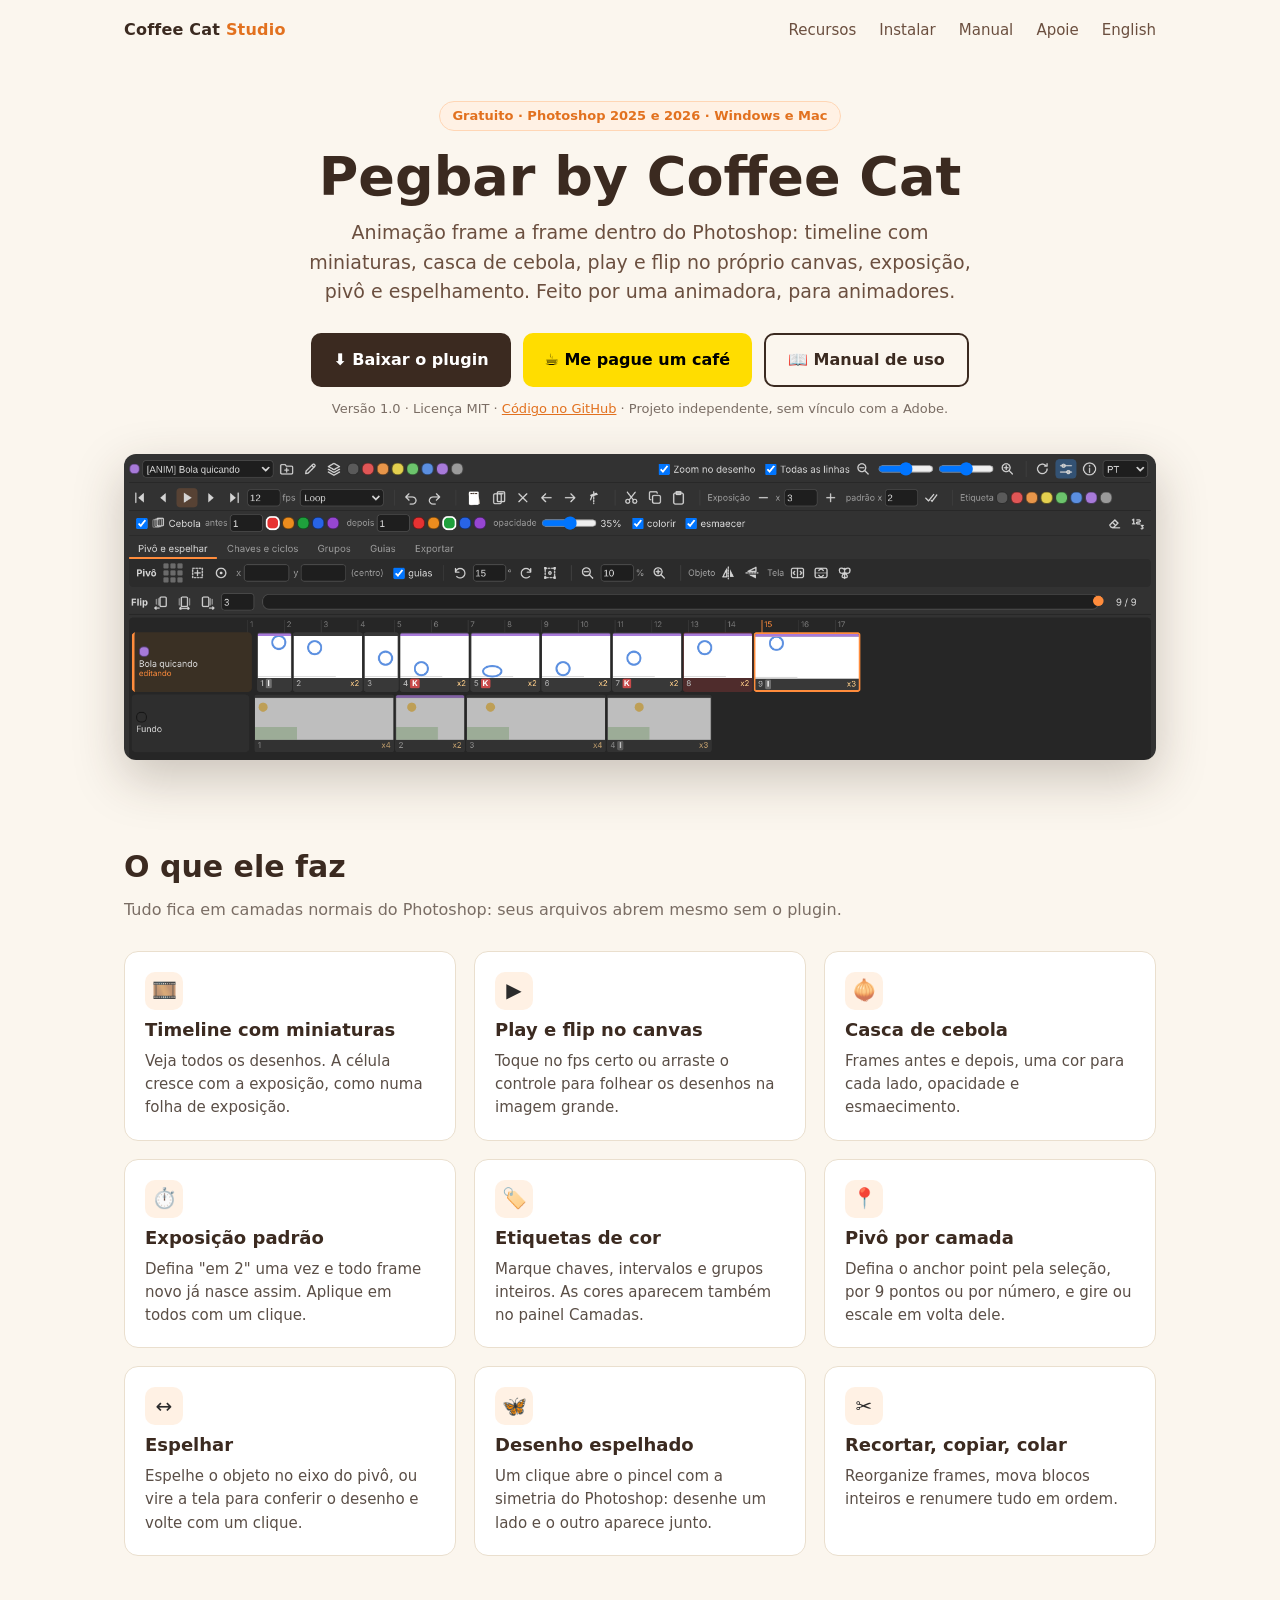
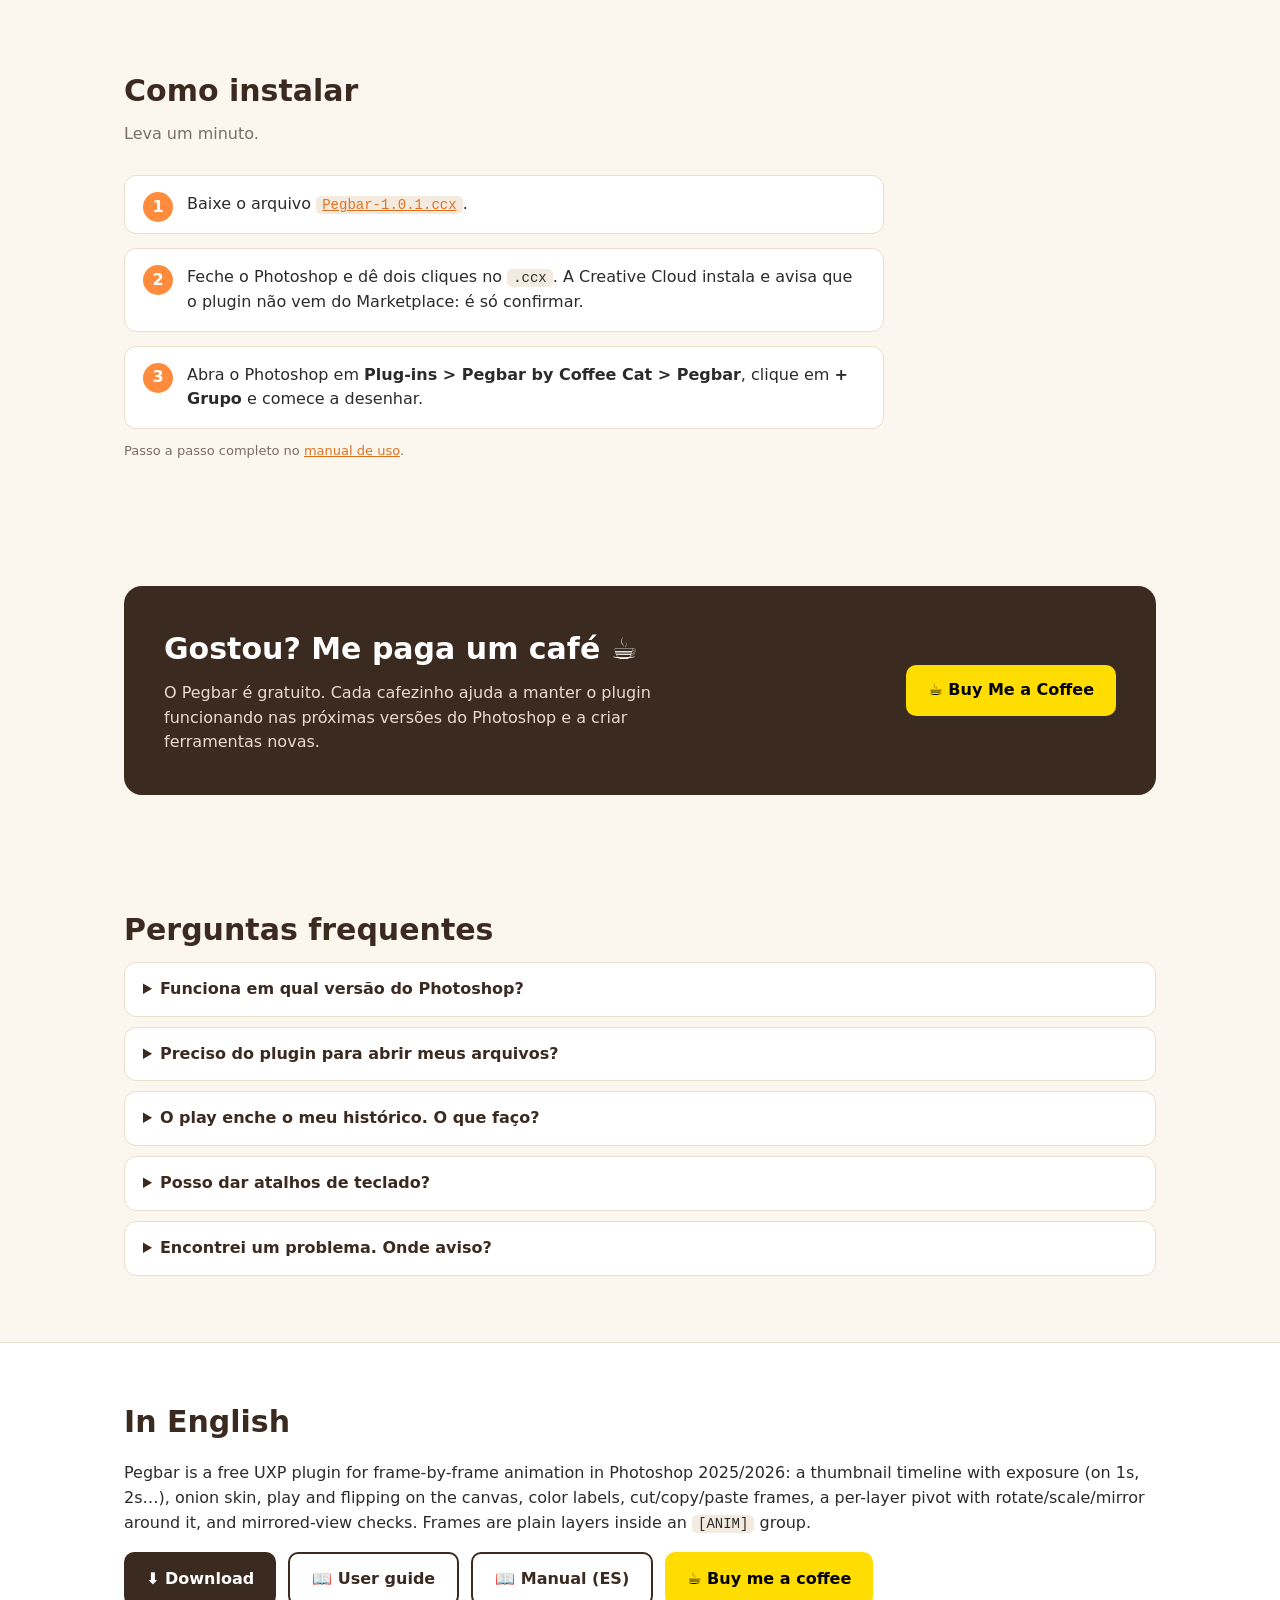
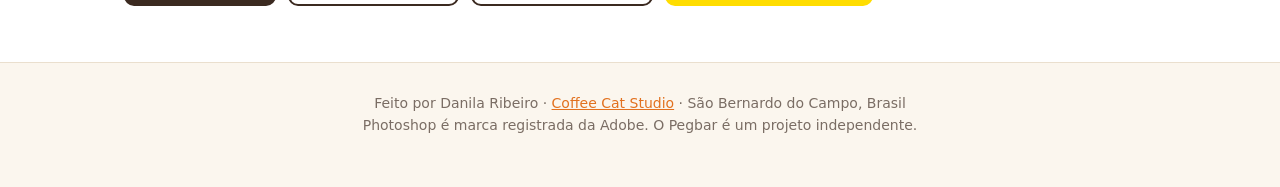
<file: docs/index.html>
<!DOCTYPE html>
<html lang="pt-BR">
<head>
<meta charset="utf-8">
<meta name="viewport" content="width=device-width, initial-scale=1">
<title>Pegbar by Coffee Cat — animação frame a frame no Photoshop</title>
<meta name="description" content="Plugin gratuito para animar frame a frame no Photoshop 2025/2026: timeline com miniaturas, casca de cebola, play e flip no canvas, exposição, pivô e espelhamento.">
<meta property="og:title" content="Pegbar by Coffee Cat">
<meta property="og:description" content="Animação frame a frame no Photoshop. Gratuito, feito por uma animadora para animadores.">
<meta property="og:image" content="img/pegbar-panel.png">
<style>
  :root {
    --cream: #fbf6ee;
    --paper: #ffffff;
    --coffee: #3b2a20;
    --coffee-2: #6b4f3f;
    --orange: #ff8c3c;
    --orange-dark: #e2711f;
    --ink: #2b2b2b;
    --muted: #7a6d64;
    --line: #eadfce;
  }
  * { box-sizing: border-box; }
  body {
    margin: 0;
    font-family: "Segoe UI", system-ui, -apple-system, Roboto, Arial, sans-serif;
    color: var(--ink);
    background: var(--cream);
    line-height: 1.55;
  }
  a { color: var(--orange-dark); }
  .wrap { max-width: 1080px; margin: 0 auto; padding: 0 24px; }

  header.top { padding: 18px 0; }
  header.top .wrap { display: flex; align-items: center; justify-content: space-between; gap: 16px; }
  .brand { font-weight: 700; color: var(--coffee); text-decoration: none; letter-spacing: .2px; }
  .brand span { color: var(--orange-dark); }
  nav a { margin-left: 18px; color: var(--coffee-2); text-decoration: none; font-size: 15px; }
  nav a:hover { color: var(--orange-dark); }

  .hero { padding-top: 40px; padding-bottom: 28px; text-align: center; }
  .pill { display: inline-block; background: #fff1e4; color: var(--orange-dark); border: 1px solid #ffd6b5; border-radius: 999px; padding: 4px 12px; font-size: 13px; font-weight: 600; }
  h1 { font-size: clamp(34px, 5vw, 54px); line-height: 1.1; margin: 16px 0 12px; color: var(--coffee); }
  .lead { font-size: 19px; color: var(--coffee-2); max-width: 680px; margin: 0 auto 26px; }
  .ctas { display: flex; gap: 12px; justify-content: center; flex-wrap: wrap; }
  .btn { display: inline-flex; align-items: center; gap: 8px; padding: 13px 22px; border-radius: 10px; font-weight: 700; text-decoration: none; font-size: 16px; transition: transform .08s ease, box-shadow .15s ease; }
  .btn:hover { transform: translateY(-1px); box-shadow: 0 6px 18px rgba(59,42,32,.15); }
  .btn.primary { background: var(--coffee); color: #fff; }
  .btn.coffee { background: #ffdd00; color: #000; }
  .btn.ghost { background: transparent; color: var(--coffee); border: 2px solid var(--coffee); }
  .small { font-size: 13px; color: var(--muted); margin-top: 12px; }

  .shot { margin: 34px auto 0; max-width: 1080px; }
  .shot img { width: 100%; border-radius: 12px; box-shadow: 0 18px 50px rgba(59,42,32,.25); display: block; }

  section { padding: 56px 0; }
  h2 { font-size: 30px; color: var(--coffee); margin: 0 0 8px; }
  .sub { color: var(--muted); margin: 0 0 28px; }

  .grid { display: grid; grid-template-columns: repeat(3, 1fr); gap: 18px; }
  .card { background: var(--paper); border: 1px solid var(--line); border-radius: 14px; padding: 20px; }
  .card h3 { margin: 6px 0 6px; font-size: 18px; color: var(--coffee); }
  .card p { margin: 0; color: #5a4e46; font-size: 15px; }
  .ico { width: 38px; height: 38px; border-radius: 10px; background: #fff1e4; display: grid; place-items: center; font-size: 20px; }

  .steps { counter-reset: s; display: grid; gap: 14px; max-width: 760px; }
  .step { background: var(--paper); border: 1px solid var(--line); border-radius: 12px; padding: 16px 18px 16px 62px; position: relative; }
  .step::before { counter-increment: s; content: counter(s); position: absolute; left: 18px; top: 16px; width: 30px; height: 30px; border-radius: 50%; background: var(--orange); color: #fff; font-weight: 700; display: grid; place-items: center; }
  code { background: #f3ebdf; padding: 1px 6px; border-radius: 5px; font-size: 14px; }

  .support { background: var(--coffee); color: #f7efe6; border-radius: 18px; padding: 40px; display: flex; gap: 28px; align-items: center; flex-wrap: wrap; justify-content: space-between; }
  .support h2 { color: #fff; }
  .support p { margin: 0; max-width: 560px; color: #e8dccf; }

  details { background: var(--paper); border: 1px solid var(--line); border-radius: 12px; padding: 14px 18px; margin-bottom: 10px; }
  summary { cursor: pointer; font-weight: 600; color: var(--coffee); }
  details p { margin: 10px 0 0; color: #5a4e46; }

  .en { background: #fff; border-top: 1px solid var(--line); border-bottom: 1px solid var(--line); }
  @media (max-width: 820px) { .grid { grid-template-columns: 1fr 1fr; } }
  @media (max-width: 560px) { .grid { grid-template-columns: 1fr; } nav { display: none; } .support { padding: 26px; } }
  footer { padding: 30px 0 50px; color: var(--muted); font-size: 14px; text-align: center; }
</style>
</head>
<body>

<header class="top">
  <div class="wrap">
    <a class="brand" href="https://coffeecat.com.br">Coffee Cat <span>Studio</span></a>
    <nav>
      <a href="#recursos">Recursos</a>
      <a href="#instalar">Instalar</a>
      <a href="manual.html">Manual</a>
      <a href="#apoie">Apoie</a>
      <a href="#english">English</a>
    </nav>
  </div>
</header>

<main>
  <div class="hero wrap">
    <span class="pill">Gratuito · Photoshop 2025 e 2026 · Windows e Mac</span>
    <h1>Pegbar by Coffee Cat</h1>
    <p class="lead">Animação frame a frame dentro do Photoshop: timeline com miniaturas, casca de cebola, play e flip no próprio canvas, exposição, pivô e espelhamento. Feito por uma animadora, para animadores.</p>
    <div class="ctas">
      <a class="btn primary" href="Pegbar-1.0.1.ccx" download>⬇ Baixar o plugin</a>
      <a class="btn coffee" href="https://buymeacoffee.com/studiocoffeecat" target="_blank" rel="noopener">☕ Me pague um café</a>
      <a class="btn ghost" href="manual.html">📖 Manual de uso</a>
    </div>
    <p class="small">Versão 1.0 · Licença MIT · <a href="https://github.com/danilars-maker/pegbar">Código no GitHub</a> · Projeto independente, sem vínculo com a Adobe.</p>
    <div class="shot"><img src="img/pegbar-panel.png" alt="Painel do Pegbar no Photoshop: timeline com miniaturas de uma bolinha quicando, casca de cebola e ferramentas de pivô"></div>
  </div>

  <section id="recursos">
    <div class="wrap">
      <h2>O que ele faz</h2>
      <p class="sub">Tudo fica em camadas normais do Photoshop: seus arquivos abrem mesmo sem o plugin.</p>
      <div class="grid">
        <div class="card"><div class="ico">🎞️</div><h3>Timeline com miniaturas</h3><p>Veja todos os desenhos. A célula cresce com a exposição, como numa folha de exposição.</p></div>
        <div class="card"><div class="ico">▶️</div><h3>Play e flip no canvas</h3><p>Toque no fps certo ou arraste o controle para folhear os desenhos na imagem grande.</p></div>
        <div class="card"><div class="ico">🧅</div><h3>Casca de cebola</h3><p>Frames antes e depois, uma cor para cada lado, opacidade e esmaecimento.</p></div>
        <div class="card"><div class="ico">⏱️</div><h3>Exposição padrão</h3><p>Defina "em 2" uma vez e todo frame novo já nasce assim. Aplique em todos com um clique.</p></div>
        <div class="card"><div class="ico">🏷️</div><h3>Etiquetas de cor</h3><p>Marque chaves, intervalos e grupos inteiros. As cores aparecem também no painel Camadas.</p></div>
        <div class="card"><div class="ico">📍</div><h3>Pivô por camada</h3><p>Defina o anchor point pela seleção, por 9 pontos ou por número, e gire ou escale em volta dele.</p></div>
        <div class="card"><div class="ico">↔️</div><h3>Espelhar</h3><p>Espelhe o objeto no eixo do pivô, ou vire a tela para conferir o desenho e volte com um clique.</p></div>
        <div class="card"><div class="ico">🦋</div><h3>Desenho espelhado</h3><p>Um clique abre o pincel com a simetria do Photoshop: desenhe um lado e o outro aparece junto.</p></div>
        <div class="card"><div class="ico">✂️</div><h3>Recortar, copiar, colar</h3><p>Reorganize frames, mova blocos inteiros e renumere tudo em ordem.</p></div>
      </div>
    </div>
  </section>

  <section id="instalar">
    <div class="wrap">
      <h2>Como instalar</h2>
      <p class="sub">Leva um minuto.</p>
      <div class="steps">
        <div class="step">Baixe o arquivo <a href="Pegbar-1.0.1.ccx" download><code>Pegbar-1.0.1.ccx</code></a>.</div>
        <div class="step">Feche o Photoshop e dê dois cliques no <code>.ccx</code>. A Creative Cloud instala e avisa que o plugin não vem do Marketplace: é só confirmar.</div>
        <div class="step">Abra o Photoshop em <strong>Plug-ins &gt; Pegbar by Coffee Cat &gt; Pegbar</strong>, clique em <strong>+ Grupo</strong> e comece a desenhar.</div>
      </div>
      <p class="small">Passo a passo completo no <a href="manual.html">manual de uso</a>.</p>
    </div>
  </section>

  <section id="apoie">
    <div class="wrap">
      <div class="support">
        <div>
          <h2>Gostou? Me paga um café ☕</h2>
          <p>O Pegbar é gratuito. Cada cafezinho ajuda a manter o plugin funcionando nas próximas versões do Photoshop e a criar ferramentas novas.</p>
        </div>
        <a class="btn coffee" href="https://buymeacoffee.com/studiocoffeecat" target="_blank" rel="noopener">☕ Buy Me a Coffee</a>
      </div>
    </div>
  </section>

  <section>
    <div class="wrap">
      <h2>Perguntas frequentes</h2>
      <details><summary>Funciona em qual versão do Photoshop?</summary><p>Photoshop 2025 (versão 26) ou mais novo, no Windows ou no Mac.</p></details>
      <details><summary>Preciso do plugin para abrir meus arquivos?</summary><p>Não. Cada desenho é uma camada normal dentro de um grupo cujo nome começa com <code>[ANIM]</code>. A exposição fica no nome da camada, por exemplo <code>F003 [x2]</code>.</p></details>
      <details><summary>O play enche o meu histórico. O que faço?</summary><p>Em Preferências &gt; Histórico, desmarque "Tornar as alterações de visibilidade de camada desfazíveis".</p></details>
      <details><summary>Posso dar atalhos de teclado?</summary><p>Sim. Os comandos ficam em Plug-ins &gt; Pegbar by Coffee Cat; atribua teclas em Editar &gt; Atalhos de teclado.</p></details>
      <details><summary>Encontrei um problema. Onde aviso?</summary><p>Abra uma "issue" no <a href="https://github.com/danilars-maker/pegbar/issues">GitHub</a> ou escreva para a Coffee Cat Studio pelo <a href="https://coffeecat.com.br">site</a>, com um print do painel e a versão do seu Photoshop.</p></details>
    </div>
  </section>

  <section id="english" class="en">
    <div class="wrap">
      <h2>In English</h2>
      <p>Pegbar is a free UXP plugin for frame-by-frame animation in Photoshop 2025/2026: a thumbnail timeline with exposure (on 1s, 2s…), onion skin, play and flipping on the canvas, color labels, cut/copy/paste frames, a per-layer pivot with rotate/scale/mirror around it, and mirrored-view checks. Frames are plain layers inside an <code>[ANIM]</code> group.</p>
      <div class="ctas" style="justify-content:flex-start;margin-top:16px">
        <a class="btn primary" href="Pegbar-1.0.1.ccx" download>⬇ Download</a>
        <a class="btn ghost" href="manual-en.html">📖 User guide</a>
        <a class="btn ghost" href="manual-es.html">📖 Manual (ES)</a>
        <a class="btn coffee" href="https://buymeacoffee.com/studiocoffeecat" target="_blank" rel="noopener">☕ Buy me a coffee</a>
      </div>
    </div>
  </section>
</main>

<footer>
  <div class="wrap">
    Feito por Danila Ribeiro · <a href="https://coffeecat.com.br">Coffee Cat Studio</a> · São Bernardo do Campo, Brasil<br>
    Photoshop é marca registrada da Adobe. O Pegbar é um projeto independente.
  </div>
</footer>

</body>
</html>
</file>
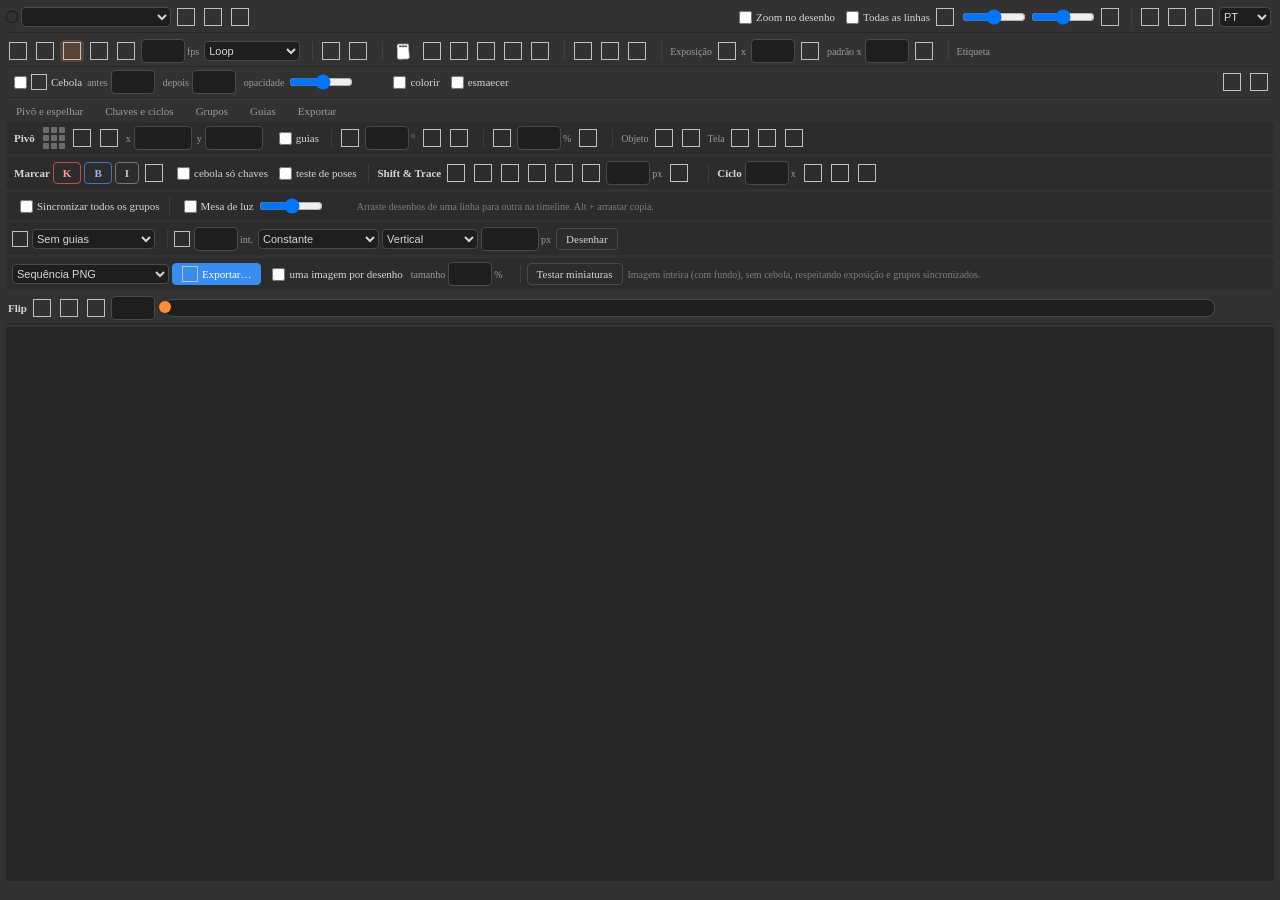
<file: plugin/index.html>
<!DOCTYPE html>
<html>
<head>
  <meta charset="utf-8">
  <link rel="stylesheet" href="styles.css">
</head>
<body>
  <div id="app">

    <!-- Cabeçalho: grupo de animação e visualização -->
    <div class="hdr">
      <span id="groupDot" class="dot"></span>
      <select id="groupSelect" title="Grupo de animação que você está editando"></select>
      <div class="ib" id="btnCreateGroup" title="Novo grupo de animação"><img data-icon="groupAdd"></div>
      <div class="ib" id="btnRename" title="Renomear o grupo"><img data-icon="rename"></div>
      <div class="ib" id="btnUseSelected" title="Usar as camadas selecionadas como animação"><img data-icon="useSel"></div>
      <span id="groupLabels" class="dots" title="Cor do grupo (pinta o grupo e todos os frames)"></span>
      <span id="renameBox" style="display:none">
        <input type="text" id="renameInput" class="field text" title="Nome do grupo">
        <div class="ib" id="btnRenameOk" title="Confirmar nome"><img data-icon="check"></div>
        <div class="ib" id="btnRenameCancel" title="Cancelar"><img data-icon="close"></div>
      </span>
      <span class="spacer"></span>
      <label class="tgl" title="Miniaturas enquadram só o desenho (desmarque para ver a página inteira)"><input type="checkbox" id="thumbFit">Zoom no desenho</label>
      <label class="tgl" title="Mostrar todos os grupos como linhas na timeline"><input type="checkbox" id="showAllRows">Todas as linhas</label>
      <div class="ib" id="btnZoomOut" title="Diminuir a timeline"><img data-icon="zoomOut"></div>
      <input type="range" id="zoom" min="16" max="120" step="4" class="mini" title="Largura das células">
      <input type="range" id="thumbH" min="20" max="140" step="4" class="mini" title="Altura das miniaturas">
      <div class="ib" id="btnZoomIn" title="Aumentar a timeline"><img data-icon="zoomIn"></div>
      <span class="vsep"></span>
      <div class="ib" id="btnRefresh" title="Atualizar (reler o documento e refazer as miniaturas)"><img data-icon="refresh"></div>
      <div class="ib" id="btnTools" title="Mostrar/esconder as ferramentas"><img data-icon="tools"></div>
      <div class="ib" id="btnAbout" title="Sobre o Pegbar"><img data-icon="about"></div>
      <select id="langSelect" class="field lang" title="Idioma">
        <option value="pt">PT</option>
        <option value="en">EN</option>
        <option value="es">ES</option>
      </select>
    </div>

    <!-- Barra principal -->
    <div class="tb">
      <div class="grp">
        <div class="ib" id="btnFirst" title="Primeiro frame"><img data-icon="first"></div>
        <div class="ib" id="btnPrev" title="Frame anterior (seta esquerda ou vírgula)"><img data-icon="prev"></div>
        <div class="ib play" id="btnPlay" title="Play / Stop (espaço)"><img data-icon="play"></div>
        <div class="ib" id="btnNext" title="Próximo frame (seta direita ou ponto)"><img data-icon="next"></div>
        <div class="ib" id="btnLast" title="Último frame"><img data-icon="last"></div>
        <input type="number" id="fps" min="1" max="60" step="1" class="field num" title="Quadros por segundo">
        <span class="unit">fps</span>
        <select id="playMode" class="field small" title="Como o play repete">
          <option value="loop">Loop</option>
          <option value="pingpong">Ping-pong</option>
          <option value="once">Uma vez</option>
        </select>
      </div>
      <span class="vsep"></span>
      <div class="grp">
        <div class="ib" id="btnUndo" title="Desfazer (volta um passo no histórico, como Ctrl+Z)"><img data-icon="undo"></div>
        <div class="ib" id="btnRedo" title="Refazer (avança um passo no histórico, como Ctrl+Shift+Z)"><img data-icon="redo"></div>
      </div>
      <span class="vsep"></span>
      <div class="grp">
        <div class="ib wide" id="btnNew" title="Novo frame — folha nova depois do atual (N)"><img src="icons/new-frame@2x.png" class="sheet"></div>
        <div class="ib" id="btnDup" title="Duplicar o frame atual (D)"><img data-icon="duplicate"></div>
        <div class="ib danger" id="btnDelete" title="Apagar os frames selecionados (Delete)"><img data-icon="delete"></div>
        <div class="ib" id="btnMoveL" title="Mover frame(s) para a esquerda"><img data-icon="moveL"></div>
        <div class="ib" id="btnMoveR" title="Mover frame(s) para a direita"><img data-icon="moveR"></div>
        <div class="ib" id="btnRazor" title="Corte (C): clique dentro de uma exposição para dividi-la; Shift + clique corta e tira o resto"><img data-icon="razor"></div>
      </div>
      <span class="vsep"></span>
      <div class="grp">
        <div class="ib" id="btnCut" title="Recortar frames (Ctrl+X)"><img data-icon="cut"></div>
        <div class="ib" id="btnCopy" title="Copiar frames (Ctrl+C)"><img data-icon="copy"></div>
        <div class="ib" id="btnPaste" title="Colar depois do frame atual (Ctrl+V)"><img data-icon="paste"></div>
      </div>
      <span class="vsep"></span>
      <div class="grp">
        <span class="lbl">Exposição</span>
        <div class="ib" id="btnHoldDown" title="Diminuir exposição (-)"><img data-icon="minus"></div>
        <span class="unit">x</span><input type="number" id="holdValue" min="1" max="999" step="1" class="field num" title="Exposição do frame atual (digite qualquer número, ex.: 24)">
        <div class="ib" id="btnHoldUp" title="Aumentar exposição (+)"><img data-icon="plus"></div>
        <span class="lbl">padrão x</span>
        <input type="number" id="defaultHold" min="1" max="999" step="1" class="field num" title="Exposição dos frames novos">
        <div class="ib" id="btnApplyHold" title="Aplicar a exposição padrão em todos os frames (ou nos selecionados)"><img data-icon="applyAll"></div>
      </div>
      <span class="vsep"></span>
      <div class="grp">
        <span class="lbl">Etiqueta</span>
        <span id="labels" class="dots" title="Cor dos frames selecionados"></span>
      </div>
    </div>

    <!-- Casca de cebola -->
    <div class="tb">
      <div class="grp">
        <label class="tgl strong" title="Ligar/desligar a casca de cebola (O)"><input type="checkbox" id="onionOn"><img data-icon="onion" class="inl">Cebola</label>
        <span class="lbl">antes</span>
        <input type="number" id="onionBefore" min="0" max="6" step="1" class="field num" title="Quantos desenhos antes">
        <span id="swBefore" class="dots" title="Cor dos desenhos anteriores"></span>
        <span class="lbl">depois</span>
        <input type="number" id="onionAfter" min="0" max="6" step="1" class="field num" title="Quantos desenhos depois">
        <span id="swAfter" class="dots" title="Cor dos desenhos seguintes"></span>
        <span class="lbl">opacidade</span>
        <input type="range" id="onionOpacity" min="5" max="90" step="5" class="mini" title="Opacidade da cebola">
        <span id="onionOpacityVal" class="val"></span>
        <label class="tgl" title="Colorir a cebola"><input type="checkbox" id="onionTint">colorir</label>
        <label class="tgl" title="Os mais distantes ficam mais claros"><input type="checkbox" id="onionFalloff">esmaecer</label>
      </div>
      <span class="spacer"></span>
      <div class="ib" id="btnCleanOnion" title="Limpar cebola: tira cor e transparência de todos os frames (use antes de exportar)"><img data-icon="clean"></div>
      <div class="ib" id="btnRenumber" title="Renumerar os frames em ordem (F001, F002…)"><img data-icon="renumber"></div>
    </div>

    <!-- Ferramentas em abas -->
    <div class="tabs" id="tabRow">
      <div class="tab" id="tabBtn-pivot" data-tab="pivot" title="Pivô, girar, escalar e espelhar">Pivô e espelhar</div>
      <div class="tab" id="tabBtn-anim" data-tab="anim" title="Marcas de chave, Shift &amp; Trace e ciclos">Chaves e ciclos</div>
      <div class="tab" id="tabBtn-groups" data-tab="groups" title="Sincronizar grupos e mesa de luz">Grupos</div>
      <div class="tab" id="tabBtn-guides" data-tab="guides" title="Guias de enquadramento e gráfico de timing">Guias</div>
      <div class="tab" id="tabBtn-export" data-tab="export" title="Exportar a animação">Exportar</div>
    </div>

    <div class="pane" id="tab-pivot">
      <div class="grp">
        <span class="lbl strong">Pivô</span>
        <span class="pgrid" title="Coloca o pivô num dos 9 pontos da camada">
          <span class="prow"><span class="pp" data-p="tl"></span><span class="pp" data-p="tc"></span><span class="pp" data-p="tr"></span></span>
          <span class="prow"><span class="pp" data-p="ml"></span><span class="pp" data-p="mc"></span><span class="pp" data-p="mr"></span></span>
          <span class="prow"><span class="pp" data-p="bl"></span><span class="pp" data-p="bc"></span><span class="pp" data-p="br"></span></span>
        </span>
        <div class="ib" id="btnPivotSel" title="Pivô no centro da seleção (faça uma seleção pequena antes)"><img data-icon="pivotSel"></div>
        <div class="ib" id="btnPivotReset" title="Pivô no centro da camada"><img data-icon="pivotCenter"></div>
        <span class="lbl">x</span><input type="number" id="pivotX" class="field num wide" title="Posição x do pivô (px)">
        <span class="lbl">y</span><input type="number" id="pivotY" class="field num wide" title="Posição y do pivô (px)">
        <span id="pivotInfo" class="lbl"></span>
        <label class="tgl" title="Marcar o pivô com guias"><input type="checkbox" id="showPivot">guias</label>
      </div>
      <span class="vsep"></span>
      <div class="grp">
        <div class="ib" id="btnRotL" title="Girar no pivô, anti-horário"><img data-icon="rotL"></div>
        <input type="number" id="rotStep" class="field num" min="0.1" max="180" step="1" title="Graus por clique">
        <span class="unit">°</span>
        <div class="ib" id="btnRotR" title="Girar no pivô, horário"><img data-icon="rotR"></div>
        <div class="ib" id="btnFreeT" title="Transformar à mão (Ctrl+T) com o ponto de referência no pivô"><img data-icon="freeT"></div>
      </div>
      <span class="vsep"></span>
      <div class="grp">
        <div class="ib" id="btnScaleDown" title="Diminuir a partir do pivô"><img data-icon="zoomOut"></div>
        <input type="number" id="scaleStep" class="field num" min="1" max="90" step="1" title="Porcentagem por clique">
        <span class="unit">%</span>
        <div class="ib" id="btnScaleUp" title="Aumentar a partir do pivô"><img data-icon="zoomIn"></div>
      </div>
      <span class="vsep"></span>
      <div class="grp">
        <span class="lbl">Objeto</span>
        <div class="ib" id="btnFlipObjH" title="Espelhar o objeto na horizontal (eixo no pivô)"><img data-icon="flipH"></div>
        <div class="ib" id="btnFlipObjV" title="Espelhar o objeto na vertical (eixo no pivô)"><img data-icon="flipV"></div>
        <span class="lbl">Tela</span>
        <div class="ib" id="btnViewH" title="Ver a tela espelhada (aperte de novo para voltar)"><img data-icon="viewH"></div>
        <div class="ib" id="btnViewV" title="Ver a tela de cabeça para baixo (aperte de novo para voltar)"><img data-icon="viewV"></div>
        <div class="ib" id="btnSymmetry" title="Desenhar espelhado: ativa o pincel; escolha a simetria na borboleta da barra de opções"><img data-icon="symmetry"></div>
      </div>
    </div>

    <div class="pane" id="tab-anim">
      <div class="grp">
        <span class="lbl strong">Marcar</span>
        <div class="tbtn mkK" id="btnMarkK" title="Marcar como chave (K)">K</div>
        <div class="tbtn mkB" id="btnMarkB" title="Marcar como extremo / breakdown (B)">B</div>
        <div class="tbtn mkI" id="btnMarkI" title="Marcar como intervalo (I)">I</div>
        <div class="ib" id="btnMarkNone" title="Tirar a marca"><img data-icon="close"></div>
        <label class="tgl" title="A cebola mostra só chaves e extremos"><input type="checkbox" id="onionKeysOnly">cebola só chaves</label>
        <label class="tgl" title="O play mostra só chaves e extremos, cada um parado até o próximo"><input type="checkbox" id="poseTest">teste de poses</label>
      </div>
      <span class="vsep"></span>
      <div class="grp">
        <span class="lbl strong">Shift &amp; Trace</span>
        <div class="ib" id="btnStPrev" title="Shift &amp; Trace do desenho anterior (cópia temporária para alinhar)"><img data-icon="stPrev"></div>
        <div class="ib" id="btnStNext" title="Shift &amp; Trace do desenho seguinte"><img data-icon="stNext"></div>
        <div class="ib" id="btnStL" title="Mover a cópia para a esquerda"><img data-icon="arrowL"></div>
        <div class="ib" id="btnStU" title="Mover a cópia para cima"><img data-icon="arrowU"></div>
        <div class="ib" id="btnStD" title="Mover a cópia para baixo"><img data-icon="arrowD"></div>
        <div class="ib" id="btnStR" title="Mover a cópia para a direita"><img data-icon="arrowR"></div>
        <input type="number" id="stStep" class="field num" min="1" max="200" step="1" title="Pixels por clique">
        <span class="unit">px</span>
        <div class="ib" id="btnStEnd" title="Terminar Shift &amp; Trace (apaga a cópia)"><img data-icon="check"></div>
        <span id="stState" class="lbl stOn"></span>
      </div>
      <span class="vsep"></span>
      <div class="grp">
        <span class="lbl strong">Ciclo</span>
        <input type="number" id="repeatCount" class="field num" min="1" max="20" step="1" title="Quantas vezes repetir">
        <span class="unit">x</span>
        <div class="ib" id="btnCycle" title="Repetir em loop (selecionados, ou todos)"><img data-icon="loop"></div>
        <div class="ib" id="btnCyclePP" title="Repetir indo e voltando (ping-pong)"><img data-icon="pingpong"></div>
        <div class="ib" id="btnCycleRnd" title="Repetir em ordem aleatória (fogo, água, tremidas)"><img data-icon="random"></div>
      </div>
    </div>

    <div class="pane" id="tab-groups">
      <label class="tgl" title="Play, flip e navegação mostram todos os grupos no mesmo tempo"><input type="checkbox" id="syncGroups">Sincronizar todos os grupos</label>
      <span class="vsep"></span>
      <label class="tgl" title="Os outros grupos ficam clarinhos enquanto você desenha"><input type="checkbox" id="lightTable">Mesa de luz</label>
      <input type="range" id="lightOpacity" min="5" max="90" step="5" class="mini" title="Opacidade dos outros grupos">
      <span id="lightOpacityVal" class="val"></span>
      <span class="lbl hint">Arraste desenhos de uma linha para outra na timeline. Alt + arrastar copia.</span>
    </div>

    <div class="pane" id="tab-guides">
      <div class="grp">
        <img data-icon="guides" class="inl">
        <select id="fieldGuide" class="field small" title="Guias de enquadramento: borda, área de ação (93%) e de título (90%)">
          <option value="none">Sem guias</option>
          <option value="doc">Documento inteiro</option>
          <option value="16:9">16:9 (YouTube)</option>
          <option value="9:16">9:16 (Reels / Shorts)</option>
          <option value="1:1">1:1</option>
          <option value="4:5">4:5 (feed)</option>
        </select>
      </div>
      <span class="vsep"></span>
      <div class="grp">
        <img data-icon="timing" class="inl">
        <input type="number" id="tcCount" class="field num" min="1" max="30" step="1" title="Intervalos entre as duas chaves">
        <span class="unit">int.</span>
        <select id="tcEase" class="field small" title="Suavização">
          <option value="linear">Constante</option>
          <option value="in">Devagar no início</option>
          <option value="out">Devagar no fim</option>
          <option value="inout">Devagar nas pontas</option>
        </select>
        <select id="tcOrient" class="field small" title="Direção do gráfico">
          <option value="vertical">Vertical</option>
          <option value="horizontal">Horizontal</option>
        </select>
        <input type="number" id="tcLength" class="field num wide" min="40" max="4000" step="10" title="Comprimento (px)">
        <span class="unit">px</span>
        <div class="tbtn" id="btnTiming" title="Desenhar o gráfico de timing numa camada [GUIA], no pivô">Desenhar</div>
      </div>
    </div>

    <div class="pane" id="tab-export">
      <div class="grp">
        <select id="exportFormat" class="field small" title="Formato da exportação">
          <option value="png">Sequência PNG</option>
          <option value="gif">GIF animado</option>
          <option value="mp4">Vídeo MP4 (via Photoshop)</option>
        </select>
        <div class="tbtn accent" id="btnExportPNG" title="Exportar a animação no formato escolhido, numa pasta"><img data-icon="export" class="inl">Exportar…</div>
        <span id="pngOpts" class="grp"><label class="tgl" title="Sem repetir as imagens das exposições"><input type="checkbox" id="exportOnePer">uma imagem por desenho</label></span>
        <span id="gifOpts" class="grp"><span class="lbl">tamanho</span><input type="number" id="gifScale" min="10" max="100" step="5" class="field num" title="Tamanho do GIF em relação ao documento (%)"><span class="unit">%</span></span>
      </div>
      <span class="vsep"></span>
      <div class="tbtn" id="btnDiag" title="Gera a miniatura do frame atual e mostra cada passo (para achar problemas)">Testar miniaturas</div>
      <span class="lbl hint">Imagem inteira (com fundo), sem cebola, respeitando exposição e grupos sincronizados.</span>
    </div>

    <div id="diagBox">
      <img id="diagImg">
      <div id="diagText"></div>
      <div class="ib" id="btnDiagClose" title="Fechar"><img data-icon="close"></div>
    </div>

    <!-- Flip -->
    <div class="tb flipRow">
      <span class="lbl strong accentTxt">Flip</span>
      <div class="ib" id="btnFlipBefore" title="Flipar: dos anteriores até o atual"><img data-icon="flipBefore"></div>
      <div class="ib" id="btnFlipAround" title="Flipar: ao redor do atual (e volta)"><img data-icon="flipAround"></div>
      <div class="ib" id="btnFlipAfter" title="Flipar: do atual até os seguintes (e volta)"><img data-icon="flipAfter"></div>
      <input type="number" id="flipCount" class="field num" min="1" max="24" step="1" title="Quantos desenhos para cada lado">
      <div id="flipBar" title="Clique e arraste para flipar os desenhos no canvas"><div id="flipKnob"></div></div>
      <span id="flipValue" class="val"></span>
    </div>

    <!-- Timeline -->
    <div id="timelineWrap">
      <div id="ruler"></div>
      <div id="track"></div>
    </div>

    <div id="status"></div>
    <div id="tip"></div>

    <!-- Sobre -->
    <div id="aboutBox">
      <div class="aboutCard">
        <img src="icons/about-logo.png" class="aboutLogo">
        <div class="aboutTxt">
          <div class="aboutName">Pegbar</div>
          <div id="aboutVersion" class="aboutVer"></div>
          <div class="aboutBy">Criado por Coffee Cat Studio</div>
          <div class="aboutSmall">Danila Ribeiro · São Bernardo do Campo, Brasil</div>
          <div class="aboutLinks">
            <div class="tbtn" id="lnkSite" title="Abrir o site do Pegbar">coffeecat.com.br/pegbar</div>
            <div class="tbtn coffee" id="lnkCoffee" title="Apoiar o projeto">☕ Me pague um café</div>
          </div>
          <div class="aboutSmall">Gratuito · Licença MIT · Photoshop é marca da Adobe.</div>
        </div>
        <div class="ib" id="btnAboutClose" title="Fechar"><img data-icon="close"></div>
      </div>
    </div>
  </div>
  <script src="i18n.js"></script>
  <script src="main.js"></script>
</body>
</html>
</file>
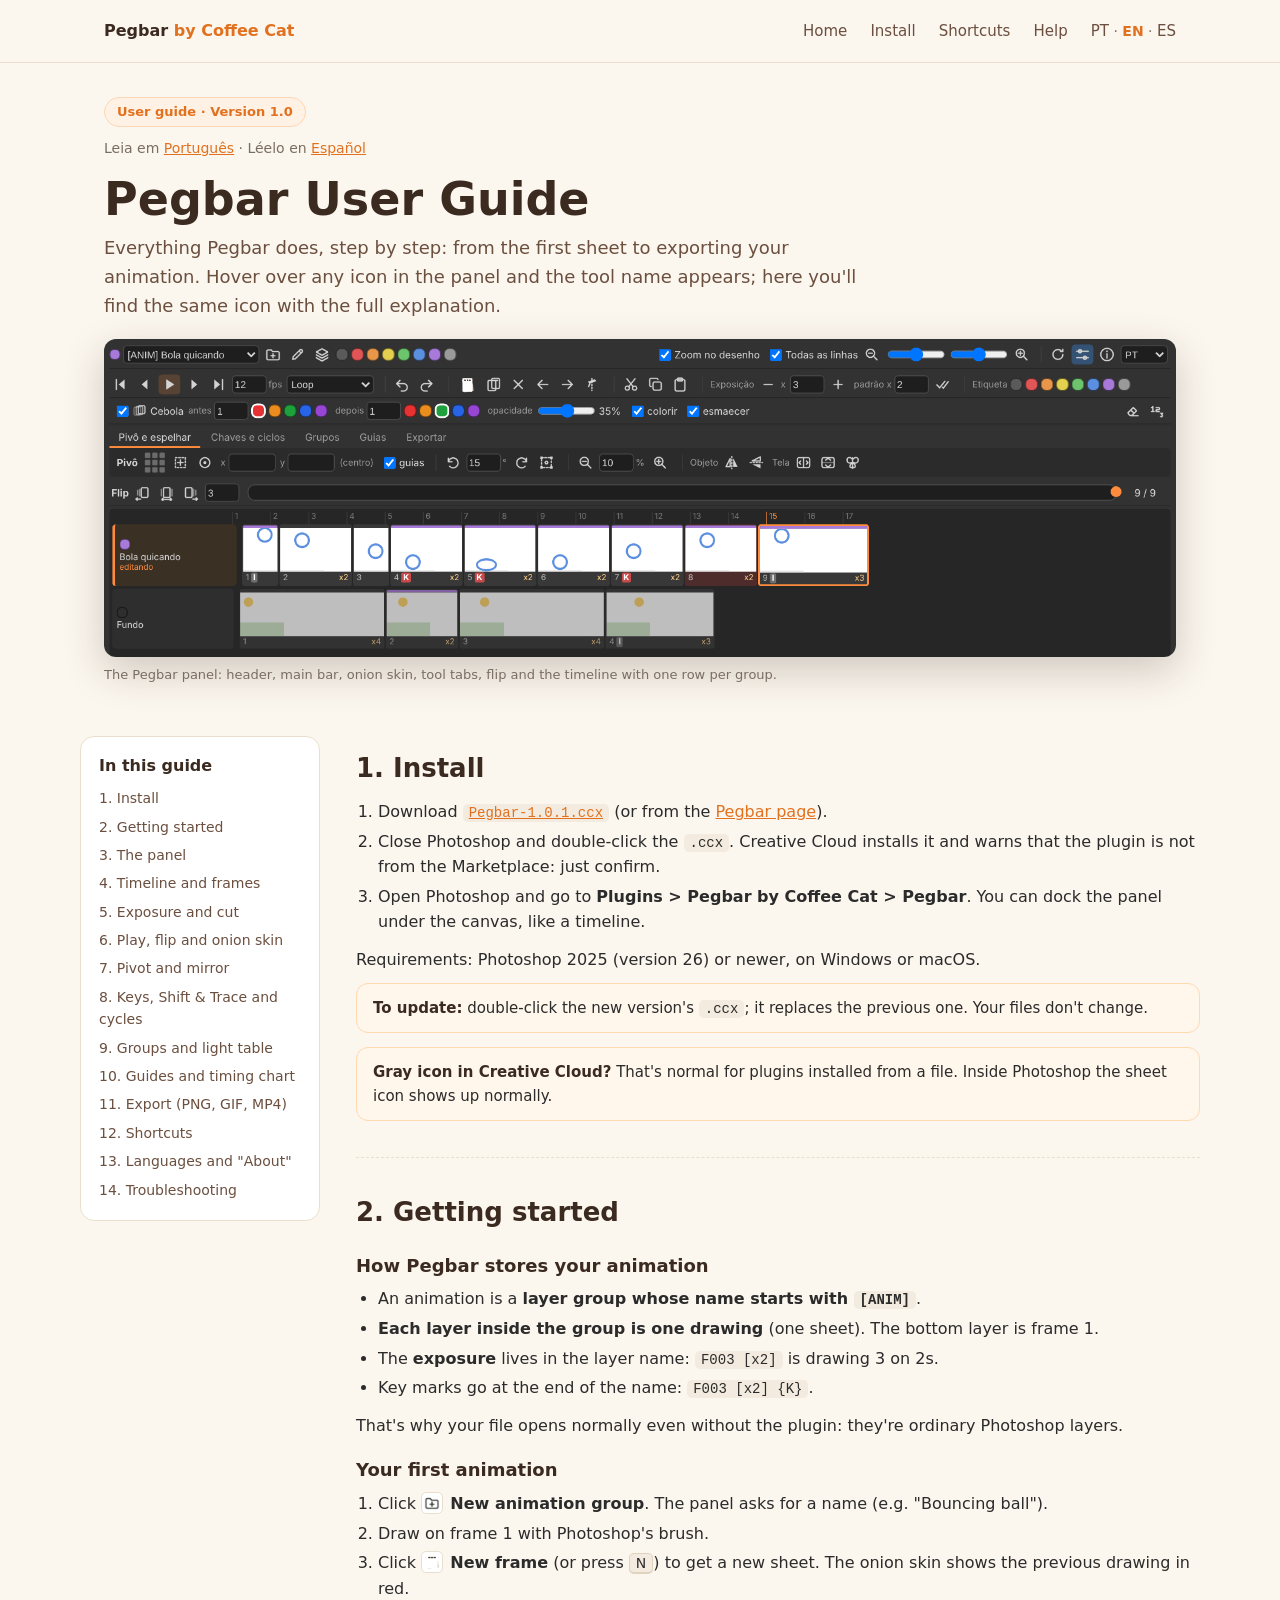
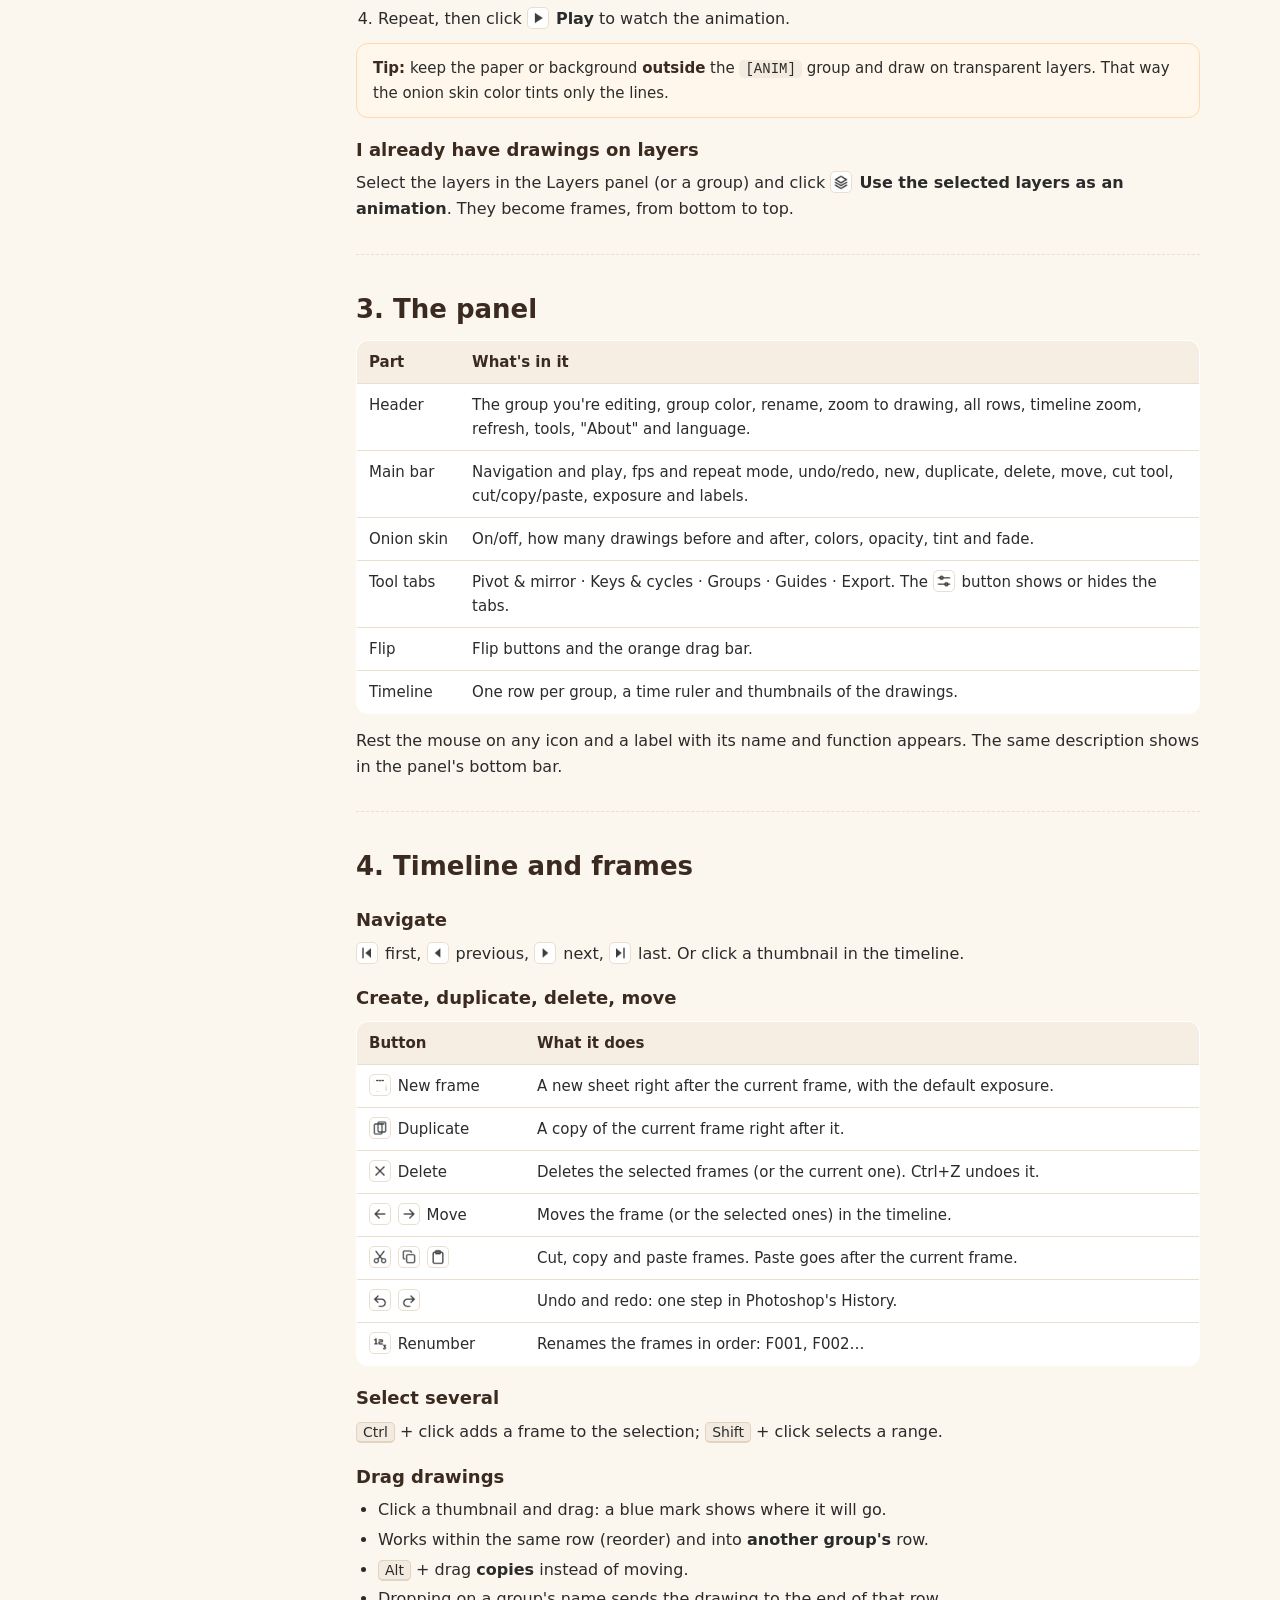
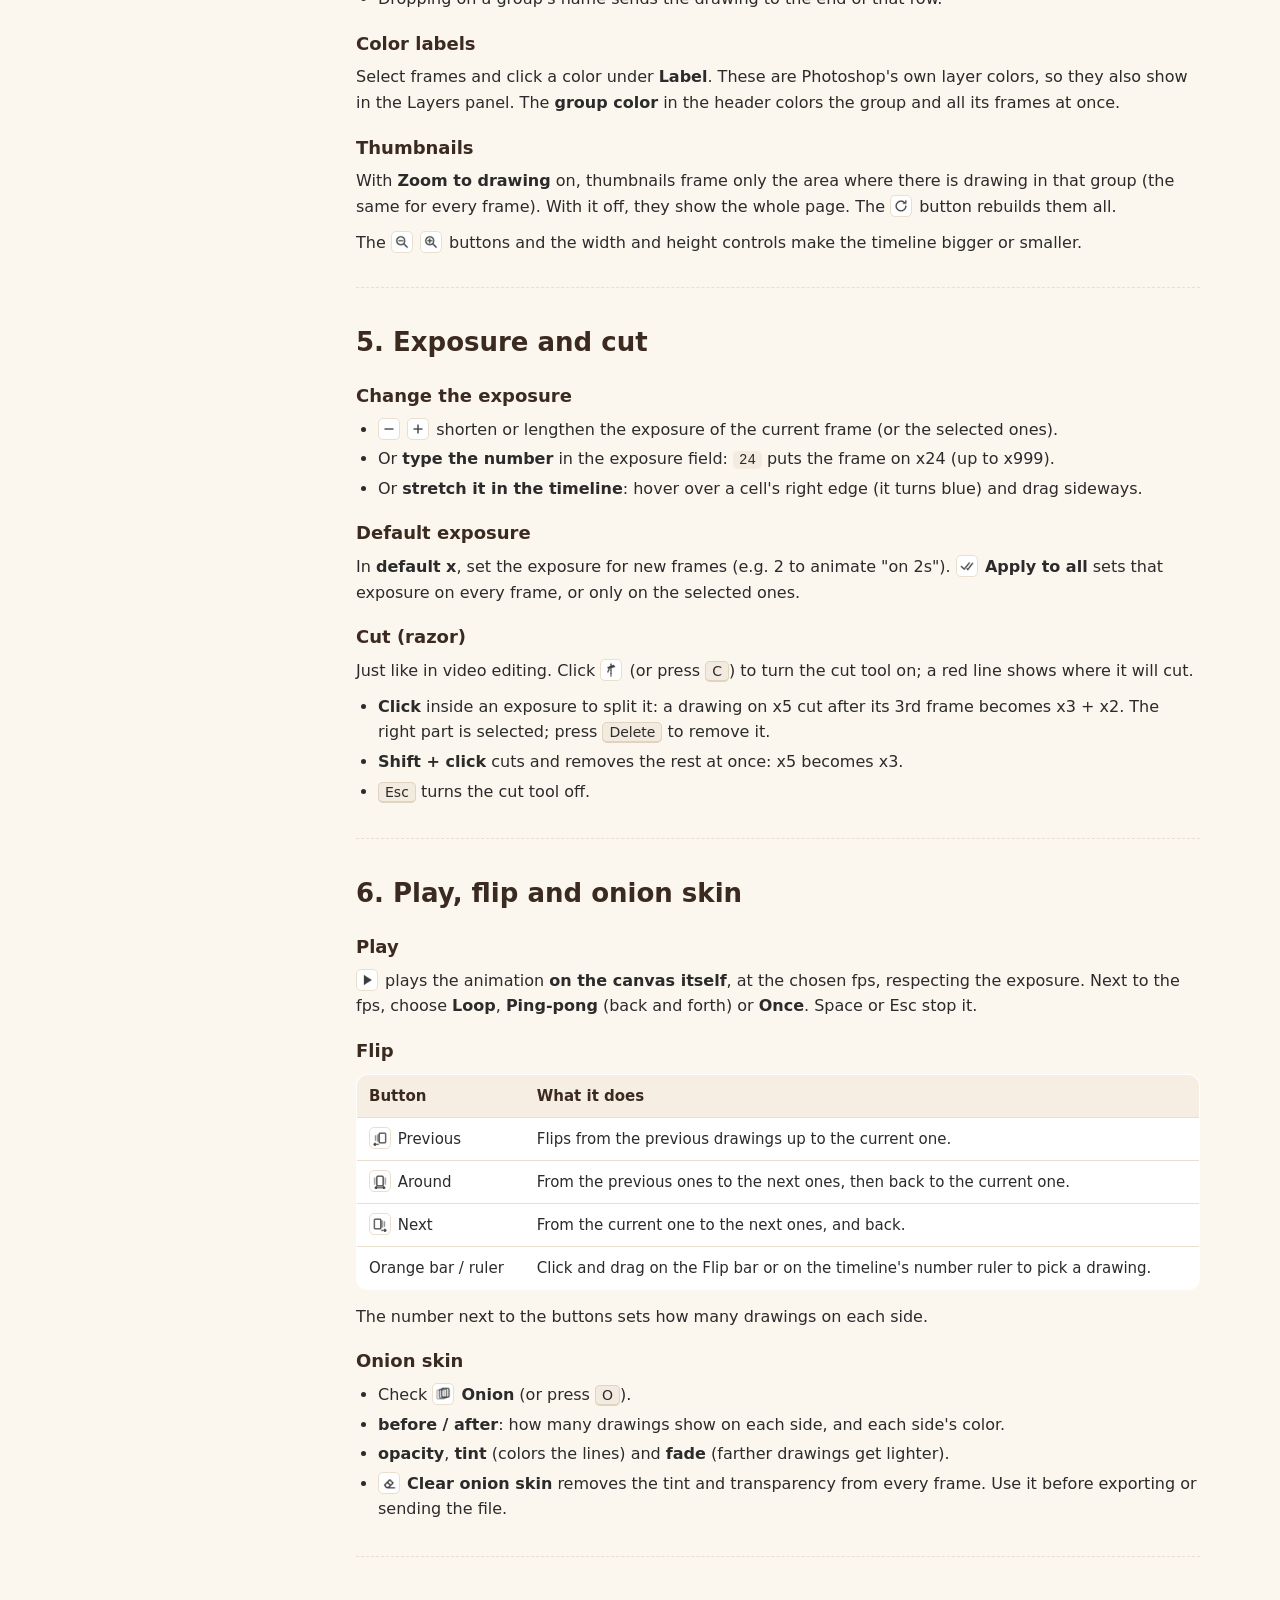
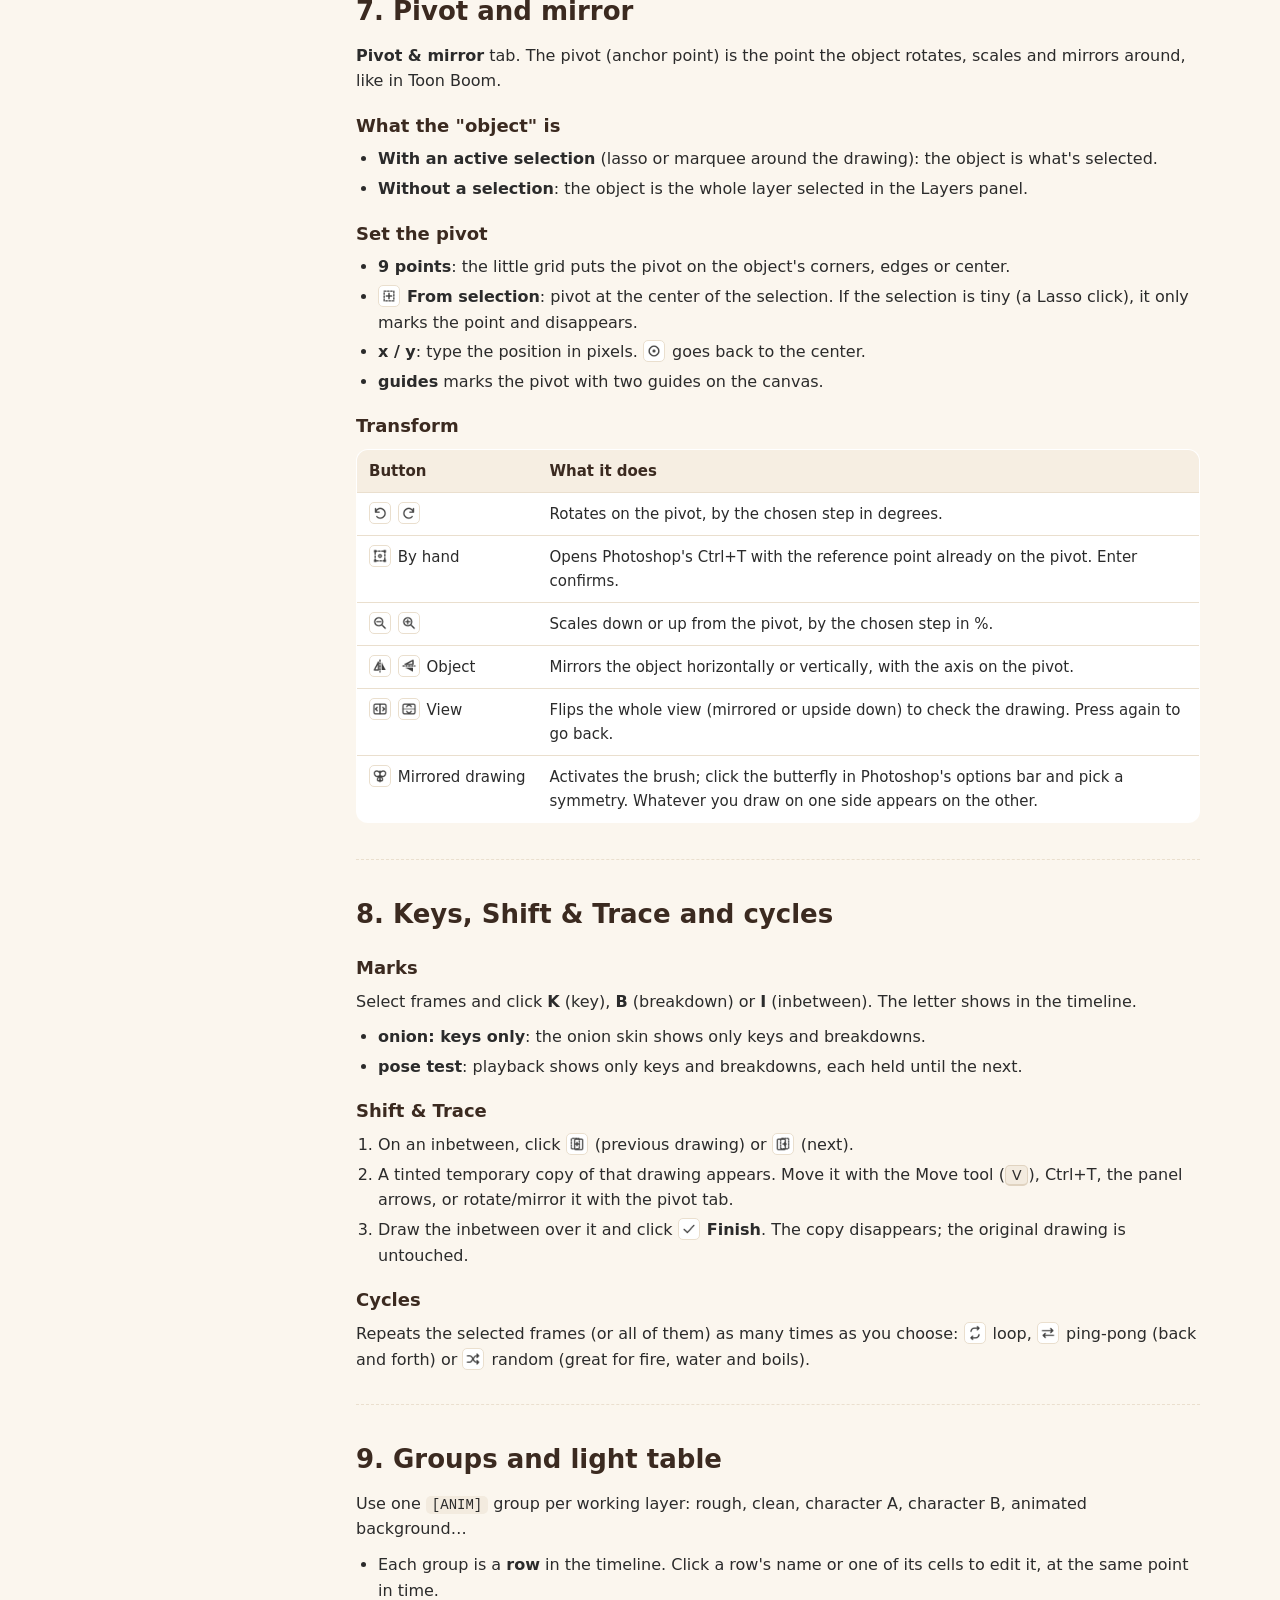
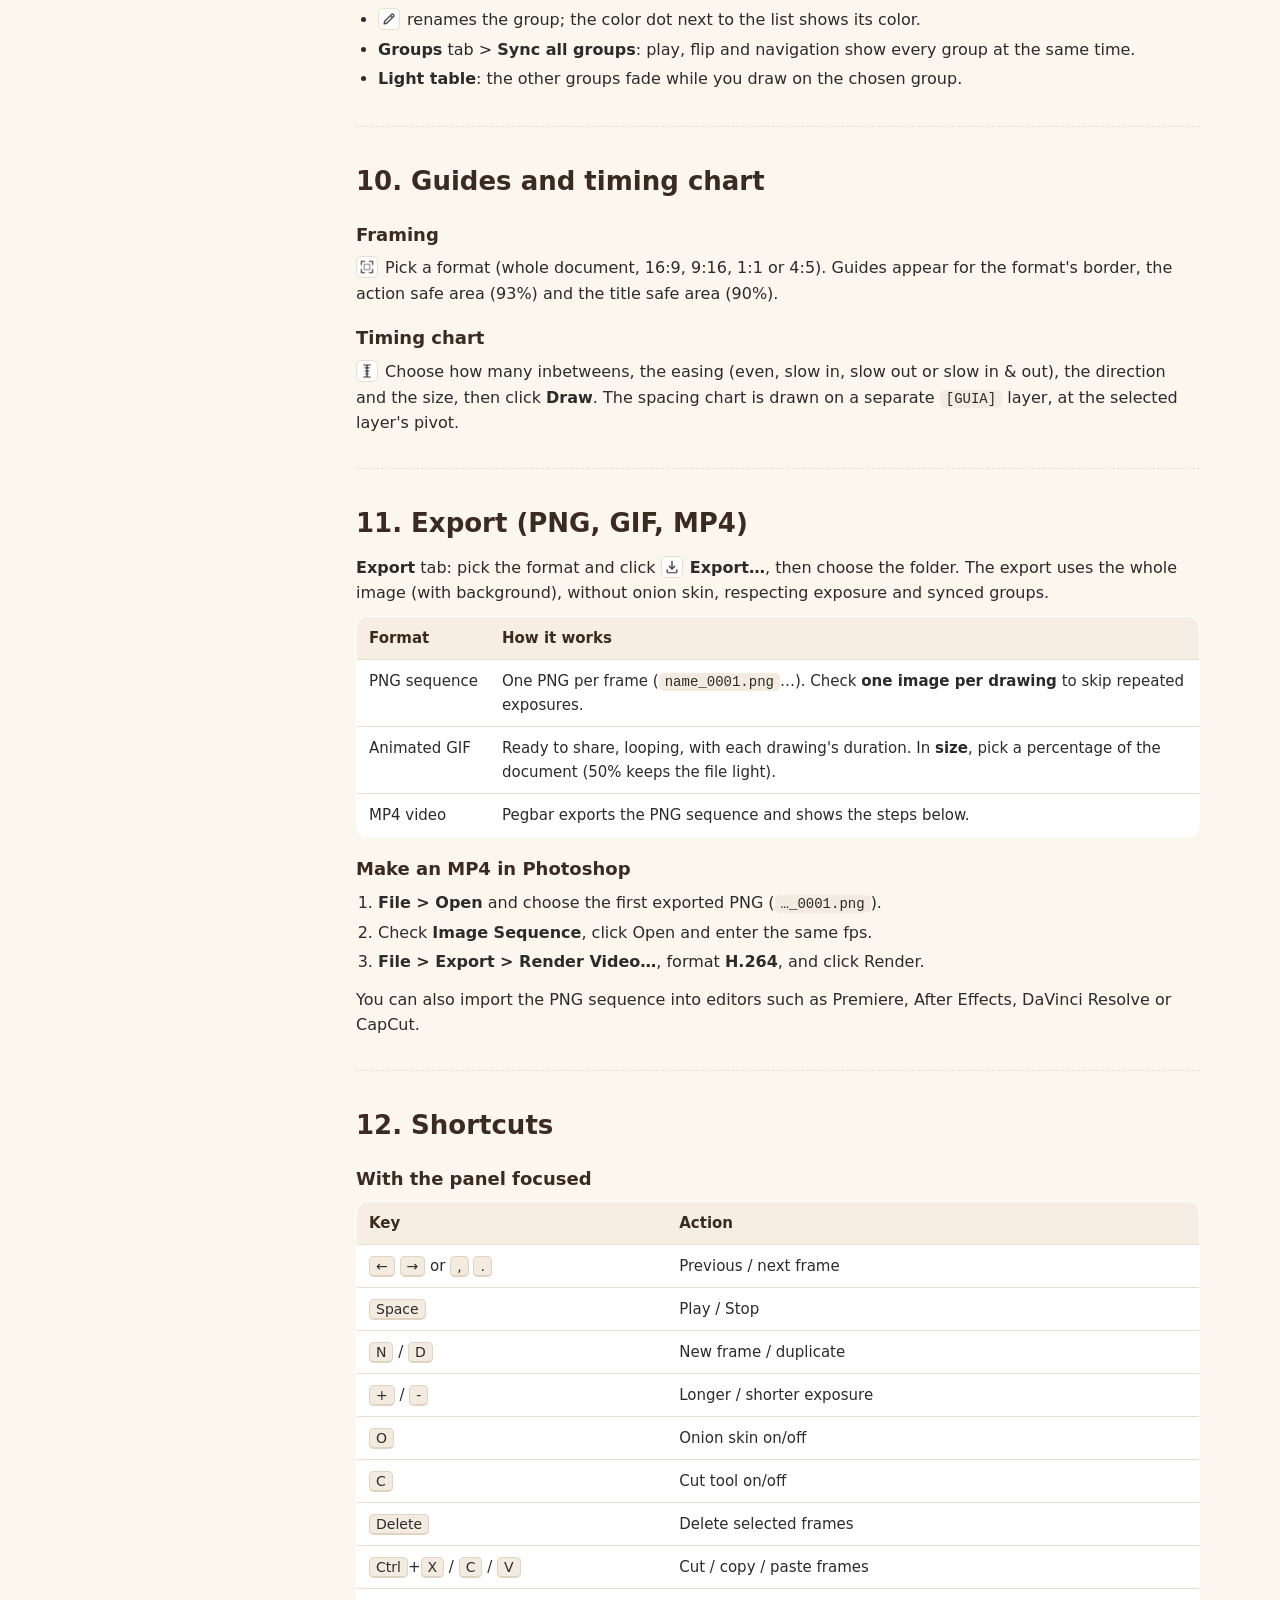
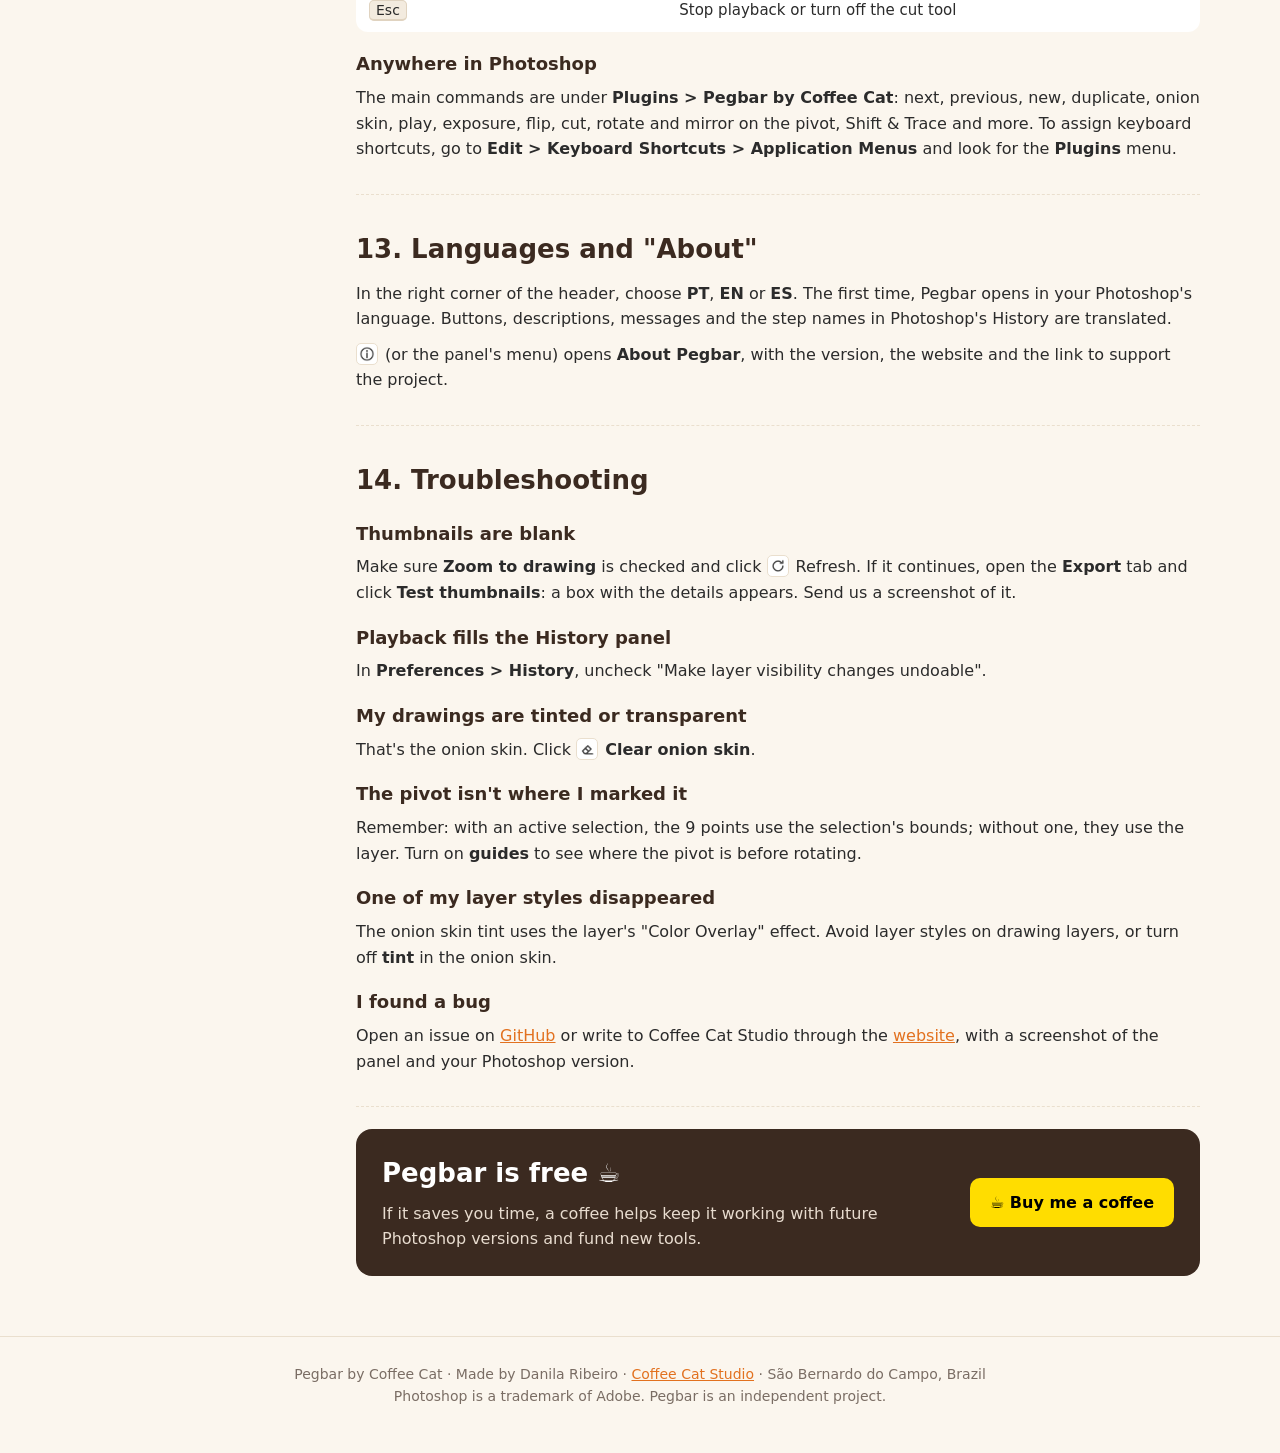
<file: docs/manual-en.html>
<!DOCTYPE html>
<html lang="en">
<head>
<meta charset="utf-8">
<meta name="viewport" content="width=device-width, initial-scale=1">
<title>Pegbar User Guide — frame-by-frame animation in Photoshop</title>
<meta name="description" content="Pegbar by Coffee Cat user guide: install, timeline, exposure, onion skin, flip, pivot, Shift & Trace, groups, PNG/GIF/MP4 export, shortcuts and troubleshooting.">
<style>
  :root {
    --cream: #fbf6ee;
    --paper: #ffffff;
    --coffee: #3b2a20;
    --coffee-2: #6b4f3f;
    --orange: #ff8c3c;
    --orange-dark: #e2711f;
    --ink: #2b2b2b;
    --muted: #7a6d64;
    --line: #eadfce;
  }
  * { box-sizing: border-box; }
  html { scroll-behavior: smooth; }
  body { margin: 0; font-family: "Segoe UI", system-ui, -apple-system, Roboto, Arial, sans-serif; color: var(--ink); background: var(--cream); line-height: 1.6; }
  a { color: var(--orange-dark); }
  .wrap { max-width: 1120px; margin: 0 auto; padding: 0 24px; }

  header.top { padding: 18px 0; border-bottom: 1px solid var(--line); background: var(--cream); position: sticky; top: 0; z-index: 10; }
  header.top .wrap { display: flex; align-items: center; justify-content: space-between; gap: 16px; }
  .brand { font-weight: 700; color: var(--coffee); text-decoration: none; }
  .brand span { color: var(--orange-dark); }
  nav a { margin-left: 18px; color: var(--coffee-2); text-decoration: none; font-size: 15px; }
  nav a:hover { color: var(--orange-dark); }

  .hero { padding-top: 34px; padding-bottom: 10px; }
  .pill { display: inline-block; background: #fff1e4; color: var(--orange-dark); border: 1px solid #ffd6b5; border-radius: 999px; padding: 4px 12px; font-size: 13px; font-weight: 600; }
  h1 { font-size: clamp(30px, 4.5vw, 46px); line-height: 1.1; margin: 14px 0 10px; color: var(--coffee); }
  .lead { font-size: 18px; color: var(--coffee-2); max-width: 760px; margin: 0 0 18px; }
  .shot img { width: 100%; border-radius: 12px; box-shadow: 0 14px 40px rgba(59,42,32,.22); display: block; }
  .caption { font-size: 13px; color: var(--muted); margin-top: 8px; }

  .layout { display: grid; grid-template-columns: 240px 1fr; gap: 36px; padding: 30px 0 60px; }
  aside.toc { position: sticky; top: 84px; align-self: start; max-height: calc(100vh - 100px); overflow: auto; background: var(--paper); border: 1px solid var(--line); border-radius: 14px; padding: 16px 18px; }
  aside.toc b { color: var(--coffee); display: block; margin-bottom: 6px; }
  aside.toc a { display: block; text-decoration: none; color: var(--coffee-2); font-size: 14px; padding: 3px 0; }
  aside.toc a:hover { color: var(--orange-dark); }

  section { padding: 6px 0 22px; border-bottom: 1px dashed var(--line); margin-bottom: 22px; }
  section:last-child { border-bottom: none; }
  h2 { font-size: 26px; color: var(--coffee); margin: 6px 0 10px; scroll-margin-top: 90px; }
  h3 { font-size: 18px; color: var(--coffee); margin: 18px 0 6px; }
  p { margin: 6px 0 10px; }
  ol, ul { margin: 6px 0 12px; padding-left: 22px; }
  li { margin: 4px 0; }
  code, kbd { background: #f3ebdf; padding: 1px 6px; border-radius: 5px; font-size: 14px; }
  kbd { border: 1px solid #e0d3c0; border-bottom-width: 2px; font-family: inherit; }

  .ic { width: 22px; height: 22px; vertical-align: -5px; background: #fff; border: 1px solid var(--line); border-radius: 5px; padding: 2px; margin-right: 2px; }
  table { width: 100%; border-collapse: collapse; background: var(--paper); border: 1px solid var(--line); border-radius: 12px; overflow: hidden; margin: 8px 0 14px; font-size: 15px; }
  th, td { text-align: left; padding: 9px 12px; border-bottom: 1px solid var(--line); vertical-align: top; }
  th { background: #f6eee2; color: var(--coffee); font-weight: 600; }
  tr:last-child td { border-bottom: none; }
  td:first-child { white-space: nowrap; }

  .tip, .warn { border-radius: 12px; padding: 12px 16px; margin: 10px 0 14px; font-size: 15px; }
  .tip { background: #fff7ec; border: 1px solid #ffd9b0; }
  .warn { background: #fdeeee; border: 1px solid #f3c4c4; }
  .tip b, .warn b { color: var(--coffee); }

  .cta { background: var(--coffee); color: #f7efe6; border-radius: 16px; padding: 24px 26px; display: flex; gap: 20px; align-items: center; justify-content: space-between; flex-wrap: wrap; }
  .cta p { margin: 0; color: #e8dccf; max-width: 560px; }
  .btn { display: inline-flex; align-items: center; gap: 8px; padding: 12px 20px; border-radius: 10px; font-weight: 700; text-decoration: none; }
  .btn.coffee { background: #ffdd00; color: #000; }
  .btn.primary { background: var(--coffee); color: #fff; }

  .langs { margin-left: 18px; font-size: 14px; color: var(--muted); }
  .langs a { margin-left: 0; }
  .langs b { color: var(--orange-dark); }
  .langline { font-size: 14px; color: var(--muted); margin: 10px 0 0; }
  footer { padding: 26px 0 46px; color: var(--muted); font-size: 14px; text-align: center; border-top: 1px solid var(--line); }

  @media (max-width: 900px) {
    .layout { grid-template-columns: 1fr; }
    aside.toc { position: static; max-height: none; }
    nav { display: none; }
    td:first-child { white-space: normal; }
  }
</style>
</head>
<body>

<header class="top">
  <div class="wrap">
    <a class="brand" href="index.html">Pegbar <span>by Coffee Cat</span></a>
    <nav>
      <a href="index.html">Home</a>
      <a href="#install">Install</a>
      <a href="#shortcuts">Shortcuts</a>
      <a href="#troubleshooting">Help</a>
      <span class="langs"><a href="manual.html">PT</a> · <b>EN</b> · <a href="manual-es.html">ES</a></span>
    </nav>
  </div>
</header>

<div class="wrap hero">
  <span class="pill">User guide · Version 1.0</span>
  <p class="langline">Leia em <a href="manual.html">Português</a> · Léelo en <a href="manual-es.html">Español</a></p>
  <h1>Pegbar User Guide</h1>
  <p class="lead">Everything Pegbar does, step by step: from the first sheet to exporting your animation. Hover over any icon in the panel and the tool name appears; here you'll find the same icon with the full explanation.</p>
  <div class="shot"><img src="img/pegbar-panel.png" alt="The Pegbar panel in Photoshop, with a two-group timeline and the pivot tools"></div>
  <p class="caption">The Pegbar panel: header, main bar, onion skin, tool tabs, flip and the timeline with one row per group.</p>
</div>

<div class="wrap layout">
  <aside class="toc">
    <b>In this guide</b>
    <a href="#install">1. Install</a>
    <a href="#start">2. Getting started</a>
    <a href="#panel">3. The panel</a>
    <a href="#timeline">4. Timeline and frames</a>
    <a href="#exposure">5. Exposure and cut</a>
    <a href="#view">6. Play, flip and onion skin</a>
    <a href="#pivot">7. Pivot and mirror</a>
    <a href="#keys">8. Keys, Shift &amp; Trace and cycles</a>
    <a href="#groups">9. Groups and light table</a>
    <a href="#guides">10. Guides and timing chart</a>
    <a href="#export">11. Export (PNG, GIF, MP4)</a>
    <a href="#shortcuts">12. Shortcuts</a>
    <a href="#languages">13. Languages and "About"</a>
    <a href="#troubleshooting">14. Troubleshooting</a>
  </aside>

  <main>

    <section id="install">
      <h2>1. Install</h2>
      <ol>
        <li>Download <a href="Pegbar-1.0.1.ccx" download><code>Pegbar-1.0.1.ccx</code></a> (or from the <a href="index.html">Pegbar page</a>).</li>
        <li>Close Photoshop and double-click the <code>.ccx</code>. Creative Cloud installs it and warns that the plugin is not from the Marketplace: just confirm.</li>
        <li>Open Photoshop and go to <b>Plugins &gt; Pegbar by Coffee Cat &gt; Pegbar</b>. You can dock the panel under the canvas, like a timeline.</li>
      </ol>
      <p>Requirements: Photoshop 2025 (version 26) or newer, on Windows or macOS.</p>
      <div class="tip"><b>To update:</b> double-click the new version's <code>.ccx</code>; it replaces the previous one. Your files don't change.</div>
      <div class="tip"><b>Gray icon in Creative Cloud?</b> That's normal for plugins installed from a file. Inside Photoshop the sheet icon shows up normally.</div>
    </section>

    <section id="start">
      <h2>2. Getting started</h2>
      <h3>How Pegbar stores your animation</h3>
      <ul>
        <li>An animation is a <b>layer group whose name starts with <code>[ANIM]</code></b>.</li>
        <li><b>Each layer inside the group is one drawing</b> (one sheet). The bottom layer is frame 1.</li>
        <li>The <b>exposure</b> lives in the layer name: <code>F003 [x2]</code> is drawing 3 on 2s.</li>
        <li>Key marks go at the end of the name: <code>F003 [x2] {K}</code>.</li>
      </ul>
      <p>That's why your file opens normally even without the plugin: they're ordinary Photoshop layers.</p>
      <h3>Your first animation</h3>
      <ol>
        <li>Click <img class="ic" src="img/icons/groupAdd.png" alt=""> <b>New animation group</b>. The panel asks for a name (e.g. "Bouncing ball").</li>
        <li>Draw on frame 1 with Photoshop's brush.</li>
        <li>Click <img class="ic" src="img/icons/new.png" alt=""> <b>New frame</b> (or press <kbd>N</kbd>) to get a new sheet. The onion skin shows the previous drawing in red.</li>
        <li>Repeat, then click <img class="ic" src="img/icons/play.png" alt=""> <b>Play</b> to watch the animation.</li>
      </ol>
      <div class="tip"><b>Tip:</b> keep the paper or background <b>outside</b> the <code>[ANIM]</code> group and draw on transparent layers. That way the onion skin color tints only the lines.</div>
      <h3>I already have drawings on layers</h3>
      <p>Select the layers in the Layers panel (or a group) and click <img class="ic" src="img/icons/useSel.png" alt=""> <b>Use the selected layers as an animation</b>. They become frames, from bottom to top.</p>
    </section>

    <section id="panel">
      <h2>3. The panel</h2>
      <table>
        <tr><th>Part</th><th>What's in it</th></tr>
        <tr><td>Header</td><td>The group you're editing, group color, rename, zoom to drawing, all rows, timeline zoom, refresh, tools, "About" and language.</td></tr>
        <tr><td>Main bar</td><td>Navigation and play, fps and repeat mode, undo/redo, new, duplicate, delete, move, cut tool, cut/copy/paste, exposure and labels.</td></tr>
        <tr><td>Onion skin</td><td>On/off, how many drawings before and after, colors, opacity, tint and fade.</td></tr>
        <tr><td>Tool tabs</td><td>Pivot &amp; mirror · Keys &amp; cycles · Groups · Guides · Export. The <img class="ic" src="img/icons/tools.png" alt=""> button shows or hides the tabs.</td></tr>
        <tr><td>Flip</td><td>Flip buttons and the orange drag bar.</td></tr>
        <tr><td>Timeline</td><td>One row per group, a time ruler and thumbnails of the drawings.</td></tr>
      </table>
      <p>Rest the mouse on any icon and a label with its name and function appears. The same description shows in the panel's bottom bar.</p>
    </section>

    <section id="timeline">
      <h2>4. Timeline and frames</h2>
      <h3>Navigate</h3>
      <p><img class="ic" src="img/icons/first.png" alt=""> first, <img class="ic" src="img/icons/prev.png" alt=""> previous, <img class="ic" src="img/icons/next.png" alt=""> next, <img class="ic" src="img/icons/last.png" alt=""> last. Or click a thumbnail in the timeline.</p>
      <h3>Create, duplicate, delete, move</h3>
      <table>
        <tr><th>Button</th><th>What it does</th></tr>
        <tr><td><img class="ic" src="img/icons/new.png" alt=""> New frame</td><td>A new sheet right after the current frame, with the default exposure.</td></tr>
        <tr><td><img class="ic" src="img/icons/duplicate.png" alt=""> Duplicate</td><td>A copy of the current frame right after it.</td></tr>
        <tr><td><img class="ic" src="img/icons/delete.png" alt=""> Delete</td><td>Deletes the selected frames (or the current one). Ctrl+Z undoes it.</td></tr>
        <tr><td><img class="ic" src="img/icons/moveL.png" alt=""> <img class="ic" src="img/icons/moveR.png" alt=""> Move</td><td>Moves the frame (or the selected ones) in the timeline.</td></tr>
        <tr><td><img class="ic" src="img/icons/cut.png" alt=""> <img class="ic" src="img/icons/copy.png" alt=""> <img class="ic" src="img/icons/paste.png" alt=""></td><td>Cut, copy and paste frames. Paste goes after the current frame.</td></tr>
        <tr><td><img class="ic" src="img/icons/undo.png" alt=""> <img class="ic" src="img/icons/redo.png" alt=""></td><td>Undo and redo: one step in Photoshop's History.</td></tr>
        <tr><td><img class="ic" src="img/icons/renumber.png" alt=""> Renumber</td><td>Renames the frames in order: F001, F002…</td></tr>
      </table>
      <h3>Select several</h3>
      <p><kbd>Ctrl</kbd> + click adds a frame to the selection; <kbd>Shift</kbd> + click selects a range.</p>
      <h3>Drag drawings</h3>
      <ul>
        <li>Click a thumbnail and drag: a blue mark shows where it will go.</li>
        <li>Works within the same row (reorder) and into <b>another group's</b> row.</li>
        <li><kbd>Alt</kbd> + drag <b>copies</b> instead of moving.</li>
        <li>Dropping on a group's name sends the drawing to the end of that row.</li>
      </ul>
      <h3>Color labels</h3>
      <p>Select frames and click a color under <b>Label</b>. These are Photoshop's own layer colors, so they also show in the Layers panel. The <b>group color</b> in the header colors the group and all its frames at once.</p>
      <h3>Thumbnails</h3>
      <p>With <b>Zoom to drawing</b> on, thumbnails frame only the area where there is drawing in that group (the same for every frame). With it off, they show the whole page. The <img class="ic" src="img/icons/refresh.png" alt=""> button rebuilds them all.</p>
      <p>The <img class="ic" src="img/icons/zoomOut.png" alt=""> <img class="ic" src="img/icons/zoomIn.png" alt=""> buttons and the width and height controls make the timeline bigger or smaller.</p>
    </section>

    <section id="exposure">
      <h2>5. Exposure and cut</h2>
      <h3>Change the exposure</h3>
      <ul>
        <li><img class="ic" src="img/icons/minus.png" alt=""> <img class="ic" src="img/icons/plus.png" alt=""> shorten or lengthen the exposure of the current frame (or the selected ones).</li>
        <li>Or <b>type the number</b> in the exposure field: <code>24</code> puts the frame on x24 (up to x999).</li>
        <li>Or <b>stretch it in the timeline</b>: hover over a cell's right edge (it turns blue) and drag sideways.</li>
      </ul>
      <h3>Default exposure</h3>
      <p>In <b>default x</b>, set the exposure for new frames (e.g. 2 to animate "on 2s"). <img class="ic" src="img/icons/applyAll.png" alt=""> <b>Apply to all</b> sets that exposure on every frame, or only on the selected ones.</p>
      <h3>Cut (razor)</h3>
      <p>Just like in video editing. Click <img class="ic" src="img/icons/razor.png" alt=""> (or press <kbd>C</kbd>) to turn the cut tool on; a red line shows where it will cut.</p>
      <ul>
        <li><b>Click</b> inside an exposure to split it: a drawing on x5 cut after its 3rd frame becomes x3 + x2. The right part is selected; press <kbd>Delete</kbd> to remove it.</li>
        <li><b>Shift + click</b> cuts and removes the rest at once: x5 becomes x3.</li>
        <li><kbd>Esc</kbd> turns the cut tool off.</li>
      </ul>
    </section>

    <section id="view">
      <h2>6. Play, flip and onion skin</h2>
      <h3>Play</h3>
      <p><img class="ic" src="img/icons/play.png" alt=""> plays the animation <b>on the canvas itself</b>, at the chosen fps, respecting the exposure. Next to the fps, choose <b>Loop</b>, <b>Ping-pong</b> (back and forth) or <b>Once</b>. Space or Esc stop it.</p>
      <h3>Flip</h3>
      <table>
        <tr><th>Button</th><th>What it does</th></tr>
        <tr><td><img class="ic" src="img/icons/flipBefore.png" alt=""> Previous</td><td>Flips from the previous drawings up to the current one.</td></tr>
        <tr><td><img class="ic" src="img/icons/flipAround.png" alt=""> Around</td><td>From the previous ones to the next ones, then back to the current one.</td></tr>
        <tr><td><img class="ic" src="img/icons/flipAfter.png" alt=""> Next</td><td>From the current one to the next ones, and back.</td></tr>
        <tr><td>Orange bar / ruler</td><td>Click and drag on the Flip bar or on the timeline's number ruler to pick a drawing.</td></tr>
      </table>
      <p>The number next to the buttons sets how many drawings on each side.</p>
      <h3>Onion skin</h3>
      <ul>
        <li>Check <img class="ic" src="img/icons/onion.png" alt=""> <b>Onion</b> (or press <kbd>O</kbd>).</li>
        <li><b>before / after</b>: how many drawings show on each side, and each side's color.</li>
        <li><b>opacity</b>, <b>tint</b> (colors the lines) and <b>fade</b> (farther drawings get lighter).</li>
        <li><img class="ic" src="img/icons/clean.png" alt=""> <b>Clear onion skin</b> removes the tint and transparency from every frame. Use it before exporting or sending the file.</li>
      </ul>
    </section>

    <section id="pivot">
      <h2>7. Pivot and mirror</h2>
      <p><b>Pivot &amp; mirror</b> tab. The pivot (anchor point) is the point the object rotates, scales and mirrors around, like in Toon Boom.</p>
      <h3>What the "object" is</h3>
      <ul>
        <li><b>With an active selection</b> (lasso or marquee around the drawing): the object is what's selected.</li>
        <li><b>Without a selection</b>: the object is the whole layer selected in the Layers panel.</li>
      </ul>
      <h3>Set the pivot</h3>
      <ul>
        <li><b>9 points</b>: the little grid puts the pivot on the object's corners, edges or center.</li>
        <li><img class="ic" src="img/icons/pivotSel.png" alt=""> <b>From selection</b>: pivot at the center of the selection. If the selection is tiny (a Lasso click), it only marks the point and disappears.</li>
        <li><b>x / y</b>: type the position in pixels. <img class="ic" src="img/icons/pivotCenter.png" alt=""> goes back to the center.</li>
        <li><b>guides</b> marks the pivot with two guides on the canvas.</li>
      </ul>
      <h3>Transform</h3>
      <table>
        <tr><th>Button</th><th>What it does</th></tr>
        <tr><td><img class="ic" src="img/icons/rotL.png" alt=""> <img class="ic" src="img/icons/rotR.png" alt=""></td><td>Rotates on the pivot, by the chosen step in degrees.</td></tr>
        <tr><td><img class="ic" src="img/icons/freeT.png" alt=""> By hand</td><td>Opens Photoshop's Ctrl+T with the reference point already on the pivot. Enter confirms.</td></tr>
        <tr><td><img class="ic" src="img/icons/zoomOut.png" alt=""> <img class="ic" src="img/icons/zoomIn.png" alt=""></td><td>Scales down or up from the pivot, by the chosen step in %.</td></tr>
        <tr><td><img class="ic" src="img/icons/flipH.png" alt=""> <img class="ic" src="img/icons/flipV.png" alt=""> Object</td><td>Mirrors the object horizontally or vertically, with the axis on the pivot.</td></tr>
        <tr><td><img class="ic" src="img/icons/viewH.png" alt=""> <img class="ic" src="img/icons/viewV.png" alt=""> View</td><td>Flips the whole view (mirrored or upside down) to check the drawing. Press again to go back.</td></tr>
        <tr><td><img class="ic" src="img/icons/symmetry.png" alt=""> Mirrored drawing</td><td>Activates the brush; click the butterfly in Photoshop's options bar and pick a symmetry. Whatever you draw on one side appears on the other.</td></tr>
      </table>
    </section>

    <section id="keys">
      <h2>8. Keys, Shift &amp; Trace and cycles</h2>
      <h3>Marks</h3>
      <p>Select frames and click <b>K</b> (key), <b>B</b> (breakdown) or <b>I</b> (inbetween). The letter shows in the timeline.</p>
      <ul>
        <li><b>onion: keys only</b>: the onion skin shows only keys and breakdowns.</li>
        <li><b>pose test</b>: playback shows only keys and breakdowns, each held until the next.</li>
      </ul>
      <h3>Shift &amp; Trace</h3>
      <ol>
        <li>On an inbetween, click <img class="ic" src="img/icons/stPrev.png" alt=""> (previous drawing) or <img class="ic" src="img/icons/stNext.png" alt=""> (next).</li>
        <li>A tinted temporary copy of that drawing appears. Move it with the Move tool (<kbd>V</kbd>), Ctrl+T, the panel arrows, or rotate/mirror it with the pivot tab.</li>
        <li>Draw the inbetween over it and click <img class="ic" src="img/icons/check.png" alt=""> <b>Finish</b>. The copy disappears; the original drawing is untouched.</li>
      </ol>
      <h3>Cycles</h3>
      <p>Repeats the selected frames (or all of them) as many times as you choose: <img class="ic" src="img/icons/loop.png" alt=""> loop, <img class="ic" src="img/icons/pingpong.png" alt=""> ping-pong (back and forth) or <img class="ic" src="img/icons/random.png" alt=""> random (great for fire, water and boils).</p>
    </section>

    <section id="groups">
      <h2>9. Groups and light table</h2>
      <p>Use one <code>[ANIM]</code> group per working layer: rough, clean, character A, character B, animated background…</p>
      <ul>
        <li>Each group is a <b>row</b> in the timeline. Click a row's name or one of its cells to edit it, at the same point in time.</li>
        <li><img class="ic" src="img/icons/rename.png" alt=""> renames the group; the color dot next to the list shows its color.</li>
        <li><b>Groups</b> tab &gt; <b>Sync all groups</b>: play, flip and navigation show every group at the same time.</li>
        <li><b>Light table</b>: the other groups fade while you draw on the chosen group.</li>
      </ul>
    </section>

    <section id="guides">
      <h2>10. Guides and timing chart</h2>
      <h3>Framing</h3>
      <p><img class="ic" src="img/icons/guides.png" alt=""> Pick a format (whole document, 16:9, 9:16, 1:1 or 4:5). Guides appear for the format's border, the action safe area (93%) and the title safe area (90%).</p>
      <h3>Timing chart</h3>
      <p><img class="ic" src="img/icons/timing.png" alt=""> Choose how many inbetweens, the easing (even, slow in, slow out or slow in &amp; out), the direction and the size, then click <b>Draw</b>. The spacing chart is drawn on a separate <code>[GUIA]</code> layer, at the selected layer's pivot.</p>
    </section>

    <section id="export">
      <h2>11. Export (PNG, GIF, MP4)</h2>
      <p><b>Export</b> tab: pick the format and click <img class="ic" src="img/icons/export.png" alt=""> <b>Export…</b>, then choose the folder. The export uses the whole image (with background), without onion skin, respecting exposure and synced groups.</p>
      <table>
        <tr><th>Format</th><th>How it works</th></tr>
        <tr><td>PNG sequence</td><td>One PNG per frame (<code>name_0001.png</code>…). Check <b>one image per drawing</b> to skip repeated exposures.</td></tr>
        <tr><td>Animated GIF</td><td>Ready to share, looping, with each drawing's duration. In <b>size</b>, pick a percentage of the document (50% keeps the file light).</td></tr>
        <tr><td>MP4 video</td><td>Pegbar exports the PNG sequence and shows the steps below.</td></tr>
      </table>
      <h3>Make an MP4 in Photoshop</h3>
      <ol>
        <li><b>File &gt; Open</b> and choose the first exported PNG (<code>…_0001.png</code>).</li>
        <li>Check <b>Image Sequence</b>, click Open and enter the same fps.</li>
        <li><b>File &gt; Export &gt; Render Video…</b>, format <b>H.264</b>, and click Render.</li>
      </ol>
      <p>You can also import the PNG sequence into editors such as Premiere, After Effects, DaVinci Resolve or CapCut.</p>
    </section>

    <section id="shortcuts">
      <h2>12. Shortcuts</h2>
      <h3>With the panel focused</h3>
      <table>
        <tr><th>Key</th><th>Action</th></tr>
        <tr><td><kbd>←</kbd> <kbd>→</kbd> or <kbd>,</kbd> <kbd>.</kbd></td><td>Previous / next frame</td></tr>
        <tr><td><kbd>Space</kbd></td><td>Play / Stop</td></tr>
        <tr><td><kbd>N</kbd> / <kbd>D</kbd></td><td>New frame / duplicate</td></tr>
        <tr><td><kbd>+</kbd> / <kbd>-</kbd></td><td>Longer / shorter exposure</td></tr>
        <tr><td><kbd>O</kbd></td><td>Onion skin on/off</td></tr>
        <tr><td><kbd>C</kbd></td><td>Cut tool on/off</td></tr>
        <tr><td><kbd>Delete</kbd></td><td>Delete selected frames</td></tr>
        <tr><td><kbd>Ctrl</kbd>+<kbd>X</kbd> / <kbd>C</kbd> / <kbd>V</kbd></td><td>Cut / copy / paste frames</td></tr>
        <tr><td><kbd>Esc</kbd></td><td>Stop playback or turn off the cut tool</td></tr>
      </table>
      <h3>Anywhere in Photoshop</h3>
      <p>The main commands are under <b>Plugins &gt; Pegbar by Coffee Cat</b>: next, previous, new, duplicate, onion skin, play, exposure, flip, cut, rotate and mirror on the pivot, Shift &amp; Trace and more. To assign keyboard shortcuts, go to <b>Edit &gt; Keyboard Shortcuts &gt; Application Menus</b> and look for the <b>Plugins</b> menu.</p>
    </section>

    <section id="languages">
      <h2>13. Languages and "About"</h2>
      <p>In the right corner of the header, choose <b>PT</b>, <b>EN</b> or <b>ES</b>. The first time, Pegbar opens in your Photoshop's language. Buttons, descriptions, messages and the step names in Photoshop's History are translated.</p>
      <p><img class="ic" src="img/icons/about.png" alt=""> (or the panel's menu) opens <b>About Pegbar</b>, with the version, the website and the link to support the project.</p>
    </section>

    <section id="troubleshooting">
      <h2>14. Troubleshooting</h2>
      <h3>Thumbnails are blank</h3>
      <p>Make sure <b>Zoom to drawing</b> is checked and click <img class="ic" src="img/icons/refresh.png" alt=""> Refresh. If it continues, open the <b>Export</b> tab and click <b>Test thumbnails</b>: a box with the details appears. Send us a screenshot of it.</p>
      <h3>Playback fills the History panel</h3>
      <p>In <b>Preferences &gt; History</b>, uncheck "Make layer visibility changes undoable".</p>
      <h3>My drawings are tinted or transparent</h3>
      <p>That's the onion skin. Click <img class="ic" src="img/icons/clean.png" alt=""> <b>Clear onion skin</b>.</p>
      <h3>The pivot isn't where I marked it</h3>
      <p>Remember: with an active selection, the 9 points use the selection's bounds; without one, they use the layer. Turn on <b>guides</b> to see where the pivot is before rotating.</p>
      <h3>One of my layer styles disappeared</h3>
      <p>The onion skin tint uses the layer's "Color Overlay" effect. Avoid layer styles on drawing layers, or turn off <b>tint</b> in the onion skin.</p>
      <h3>I found a bug</h3>
      <p>Open an issue on <a href="https://github.com/danilars-maker/pegbar/issues">GitHub</a> or write to Coffee Cat Studio through the <a href="https://coffeecat.com.br">website</a>, with a screenshot of the panel and your Photoshop version.</p>
    </section>

    <div class="cta">
      <div>
        <h2 style="color:#fff;margin:0 0 6px">Pegbar is free ☕</h2>
        <p>If it saves you time, a coffee helps keep it working with future Photoshop versions and fund new tools.</p>
      </div>
      <a class="btn coffee" href="https://buymeacoffee.com/studiocoffeecat" target="_blank" rel="noopener">☕ Buy me a coffee</a>
    </div>

  </main>
</div>

<footer>
  <div class="wrap">
    Pegbar by Coffee Cat · Made by Danila Ribeiro · <a href="https://coffeecat.com.br">Coffee Cat Studio</a> · São Bernardo do Campo, Brazil<br>
    Photoshop is a trademark of Adobe. Pegbar is an independent project.
  </div>
</footer>

</body>
</html>
</file>
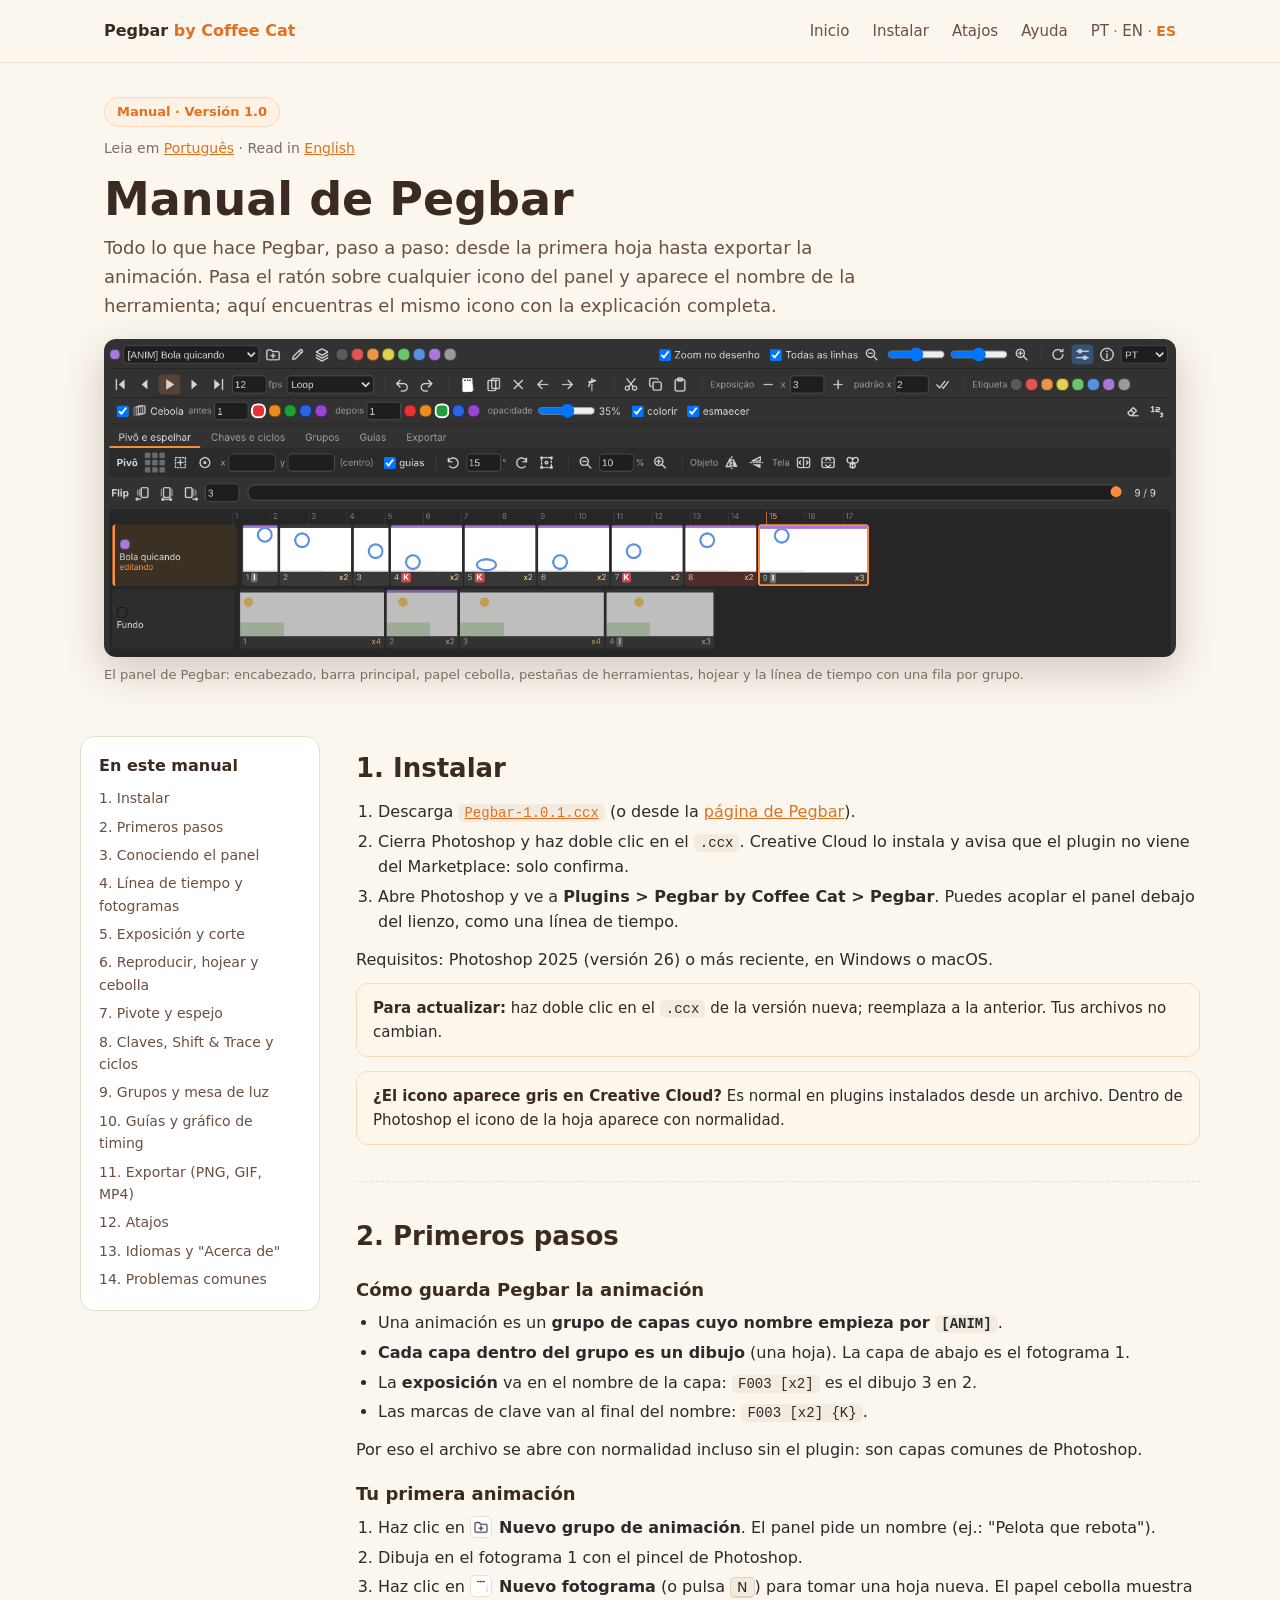
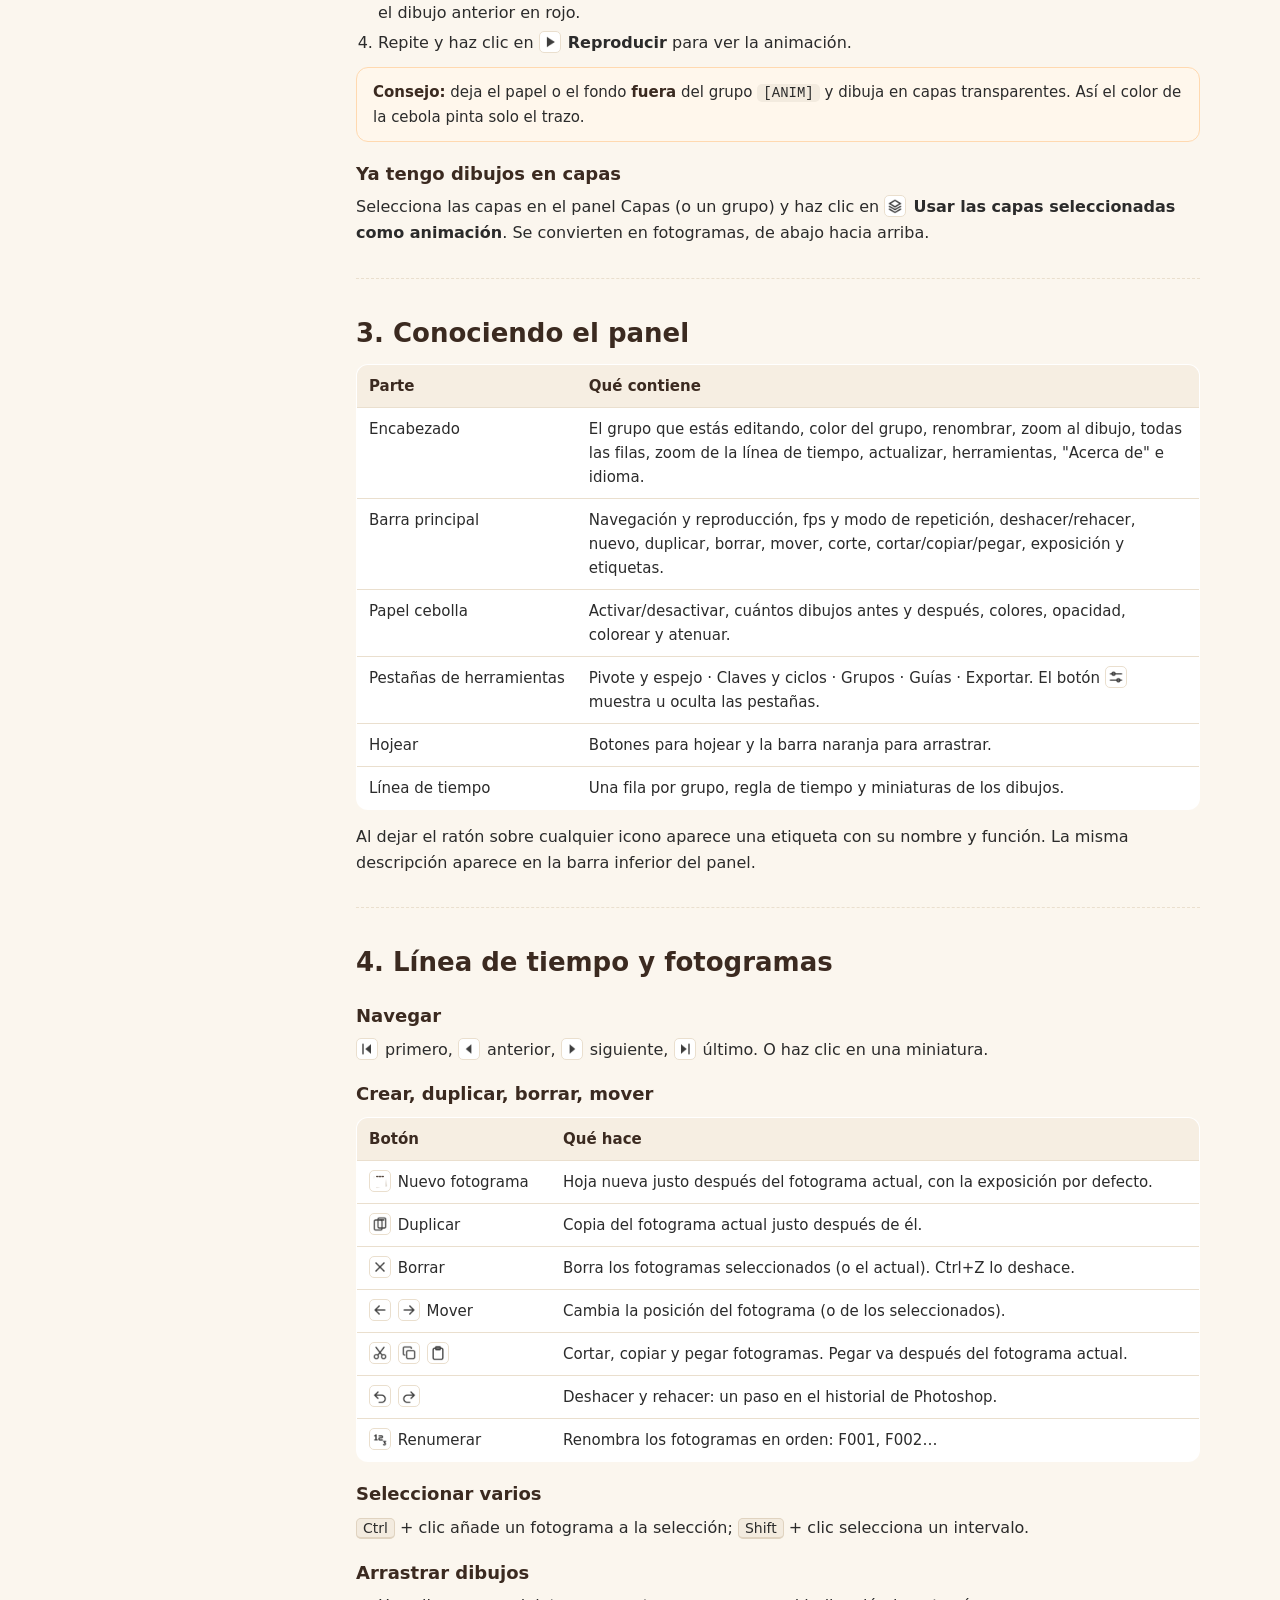
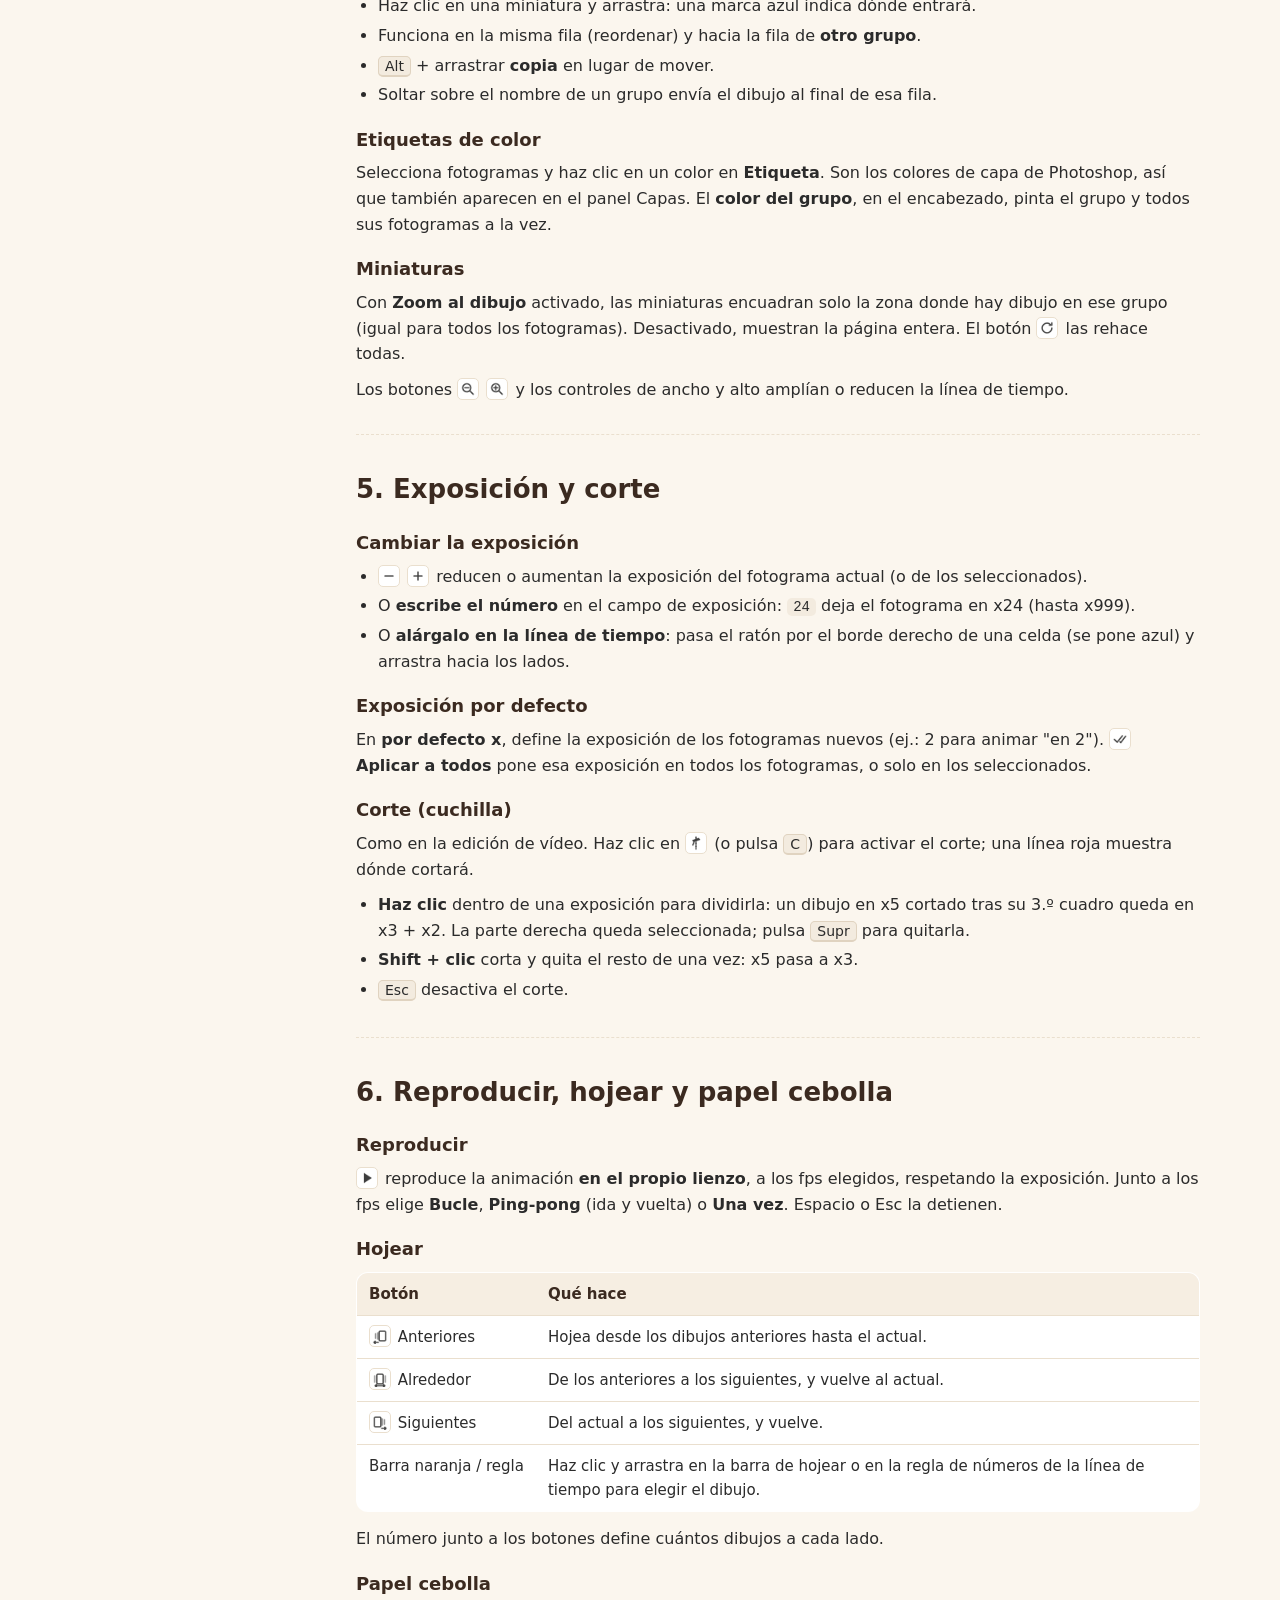
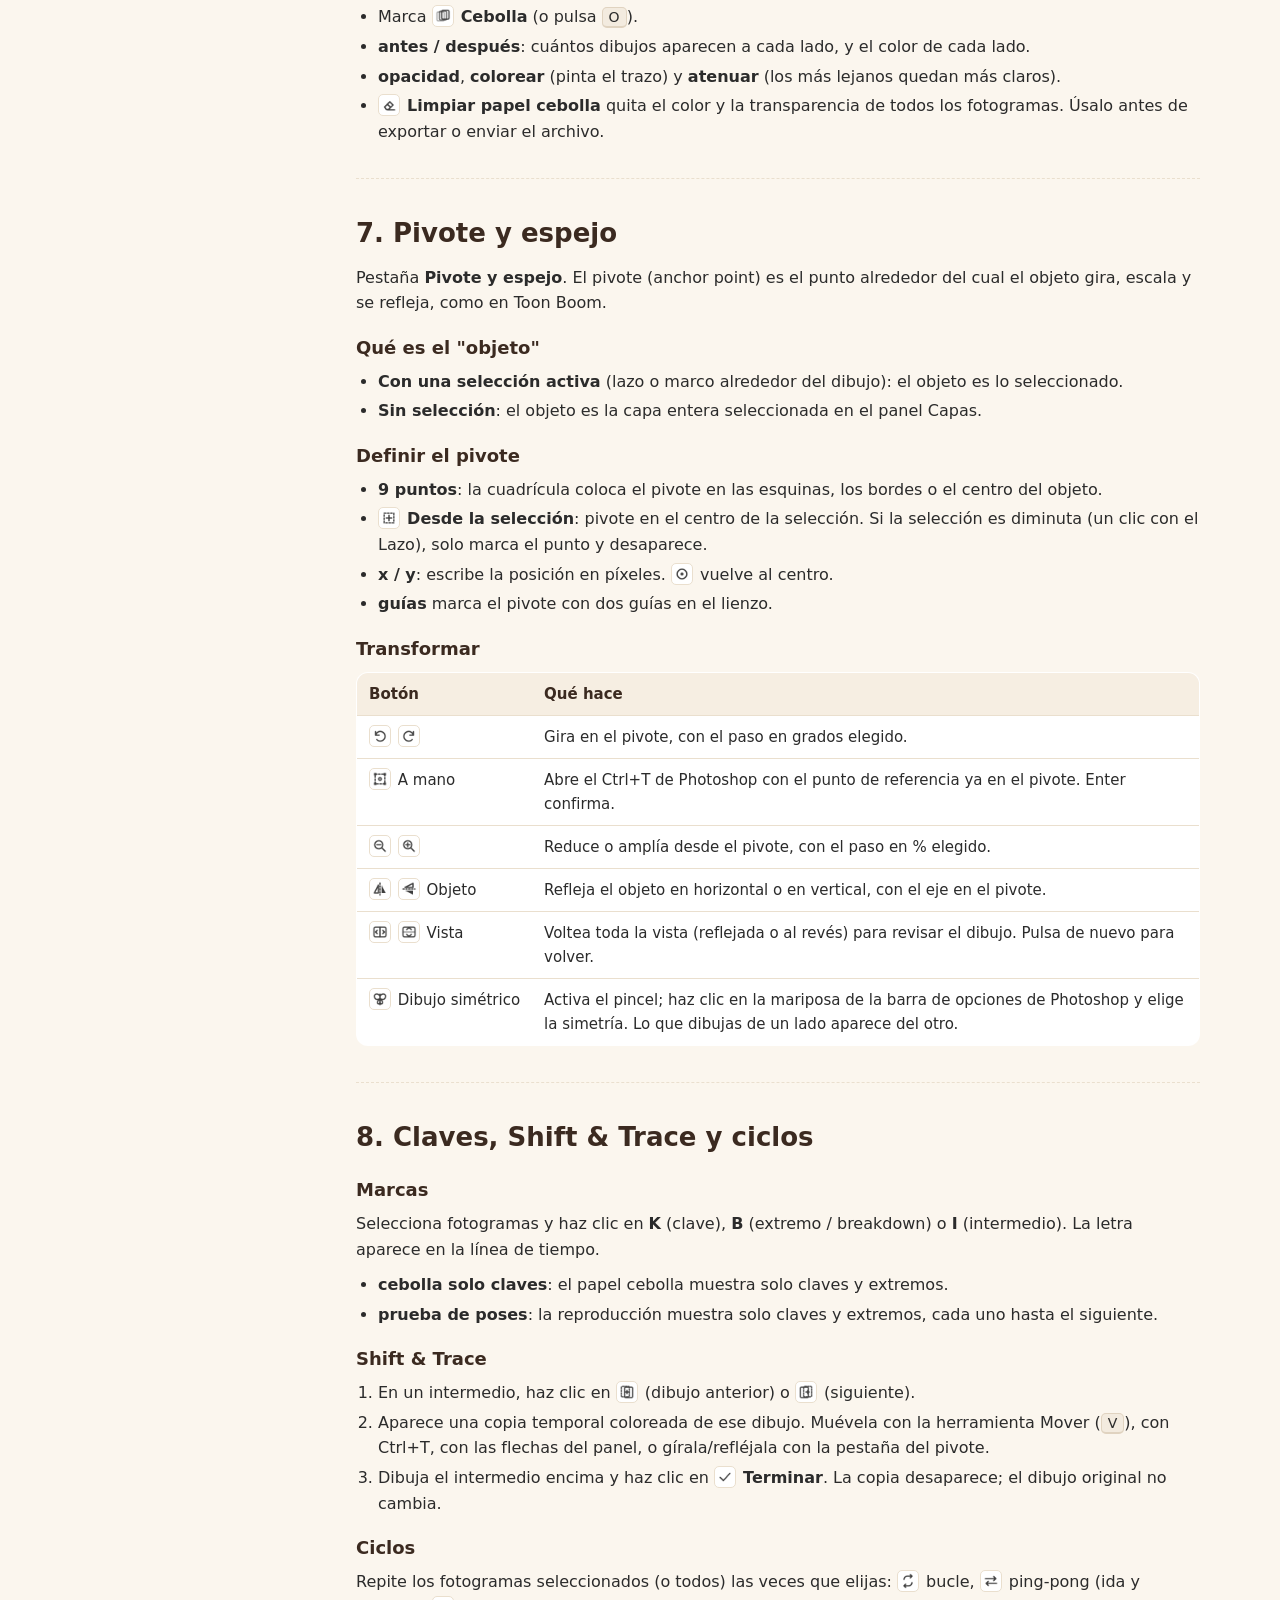
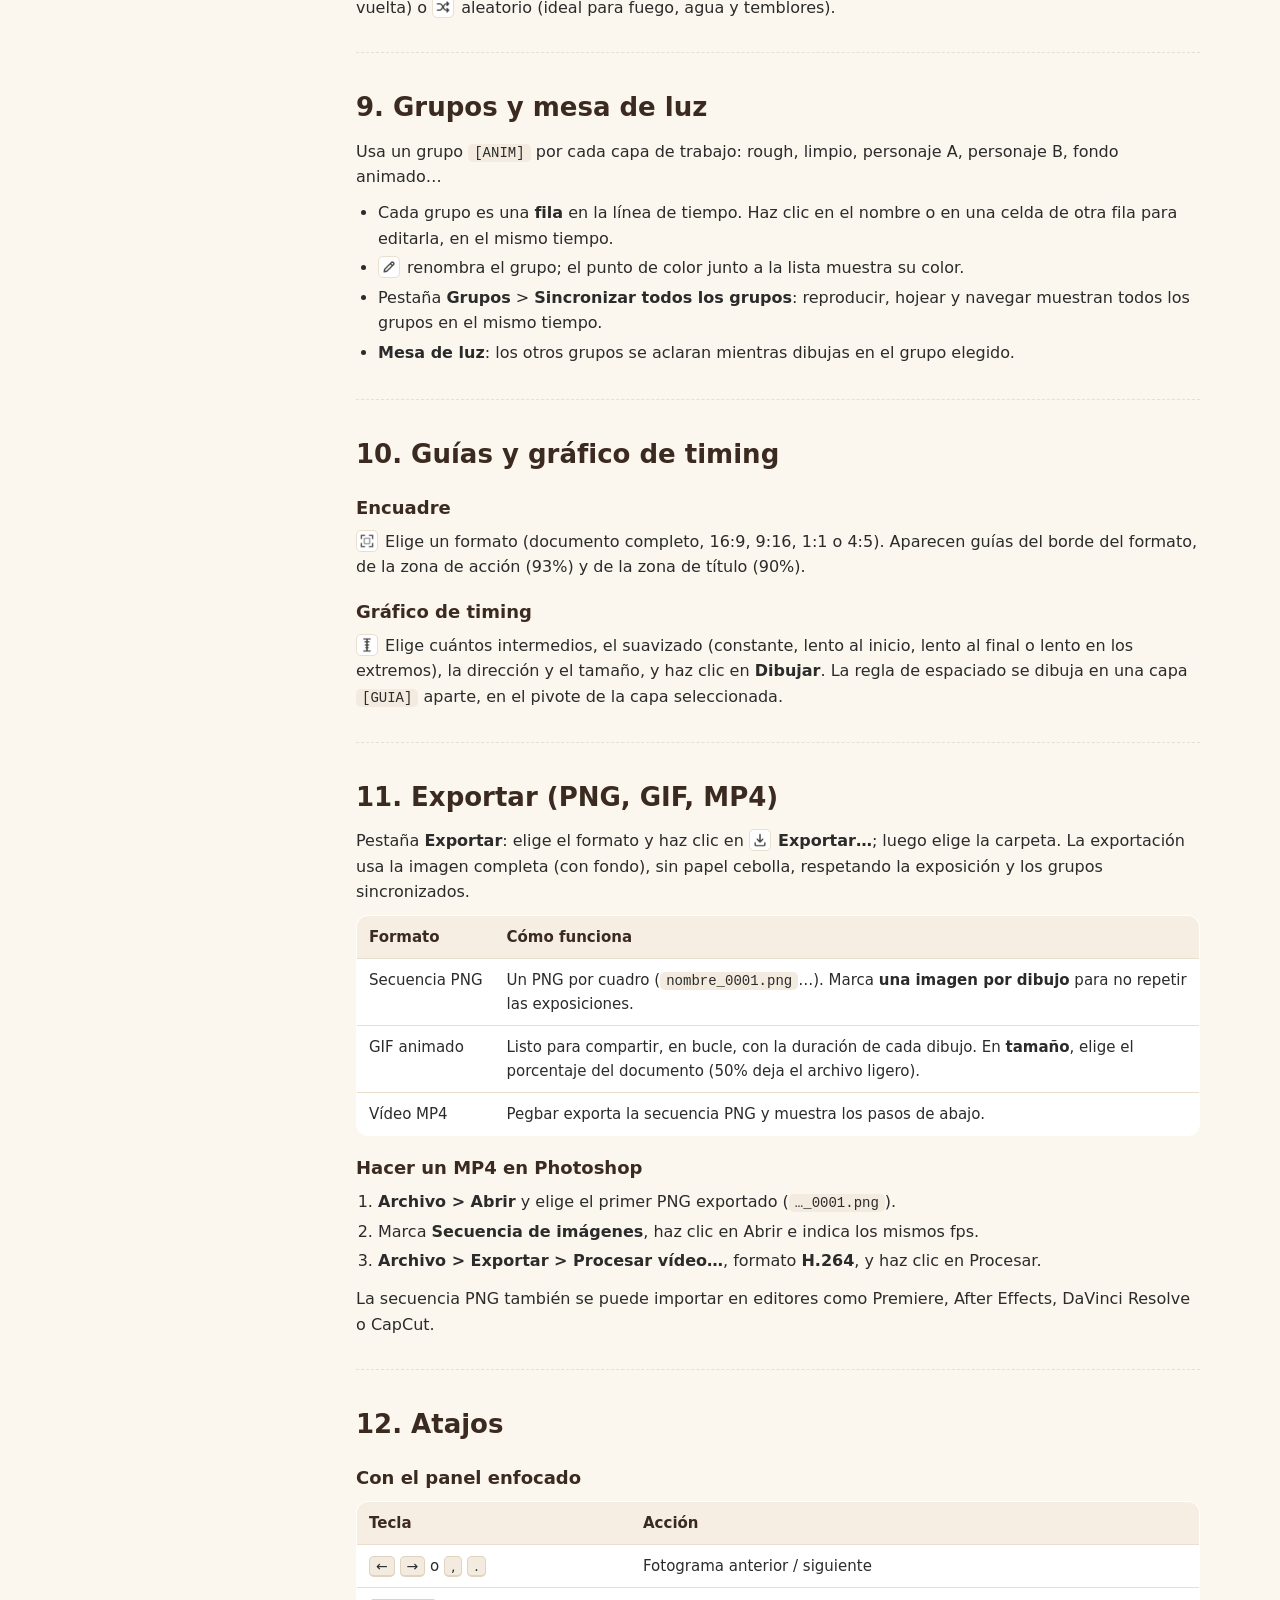
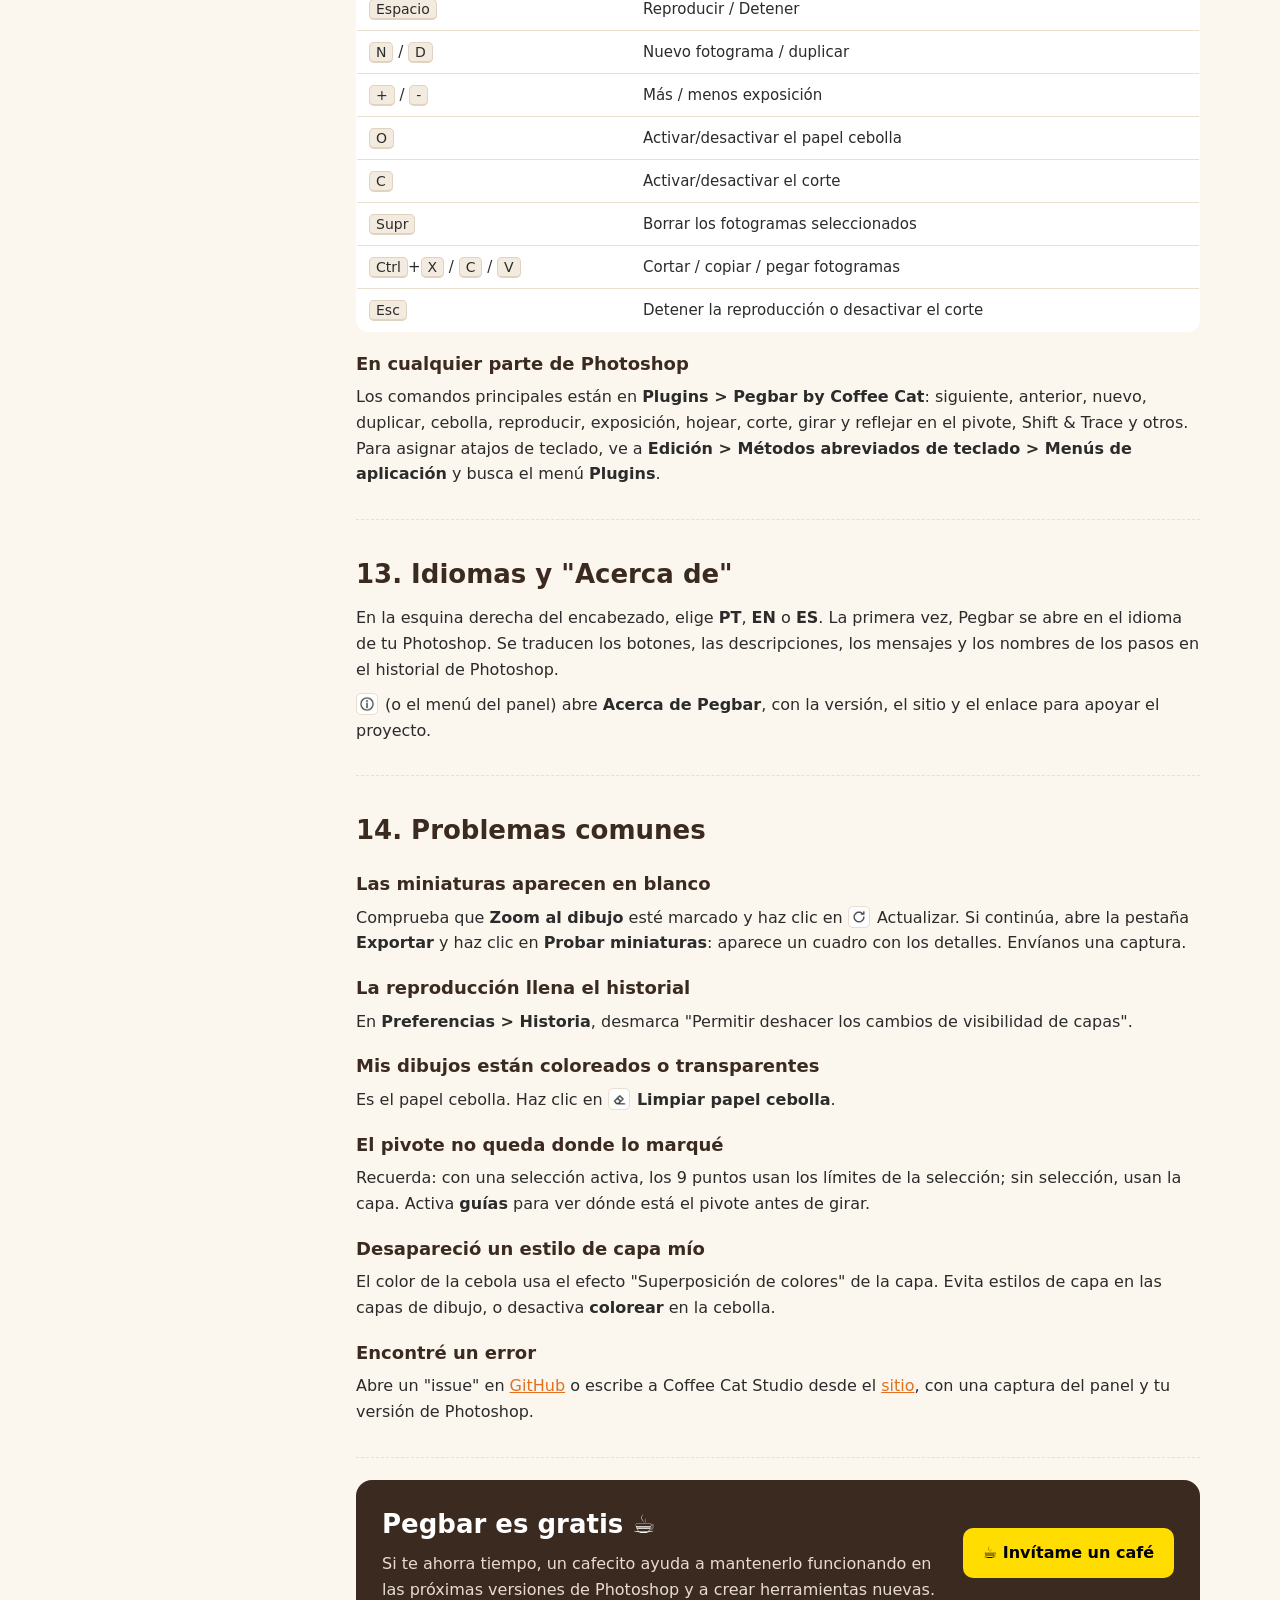
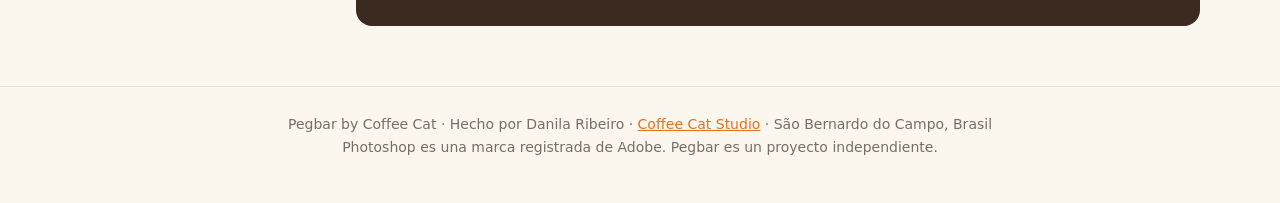
<file: docs/manual-es.html>
<!DOCTYPE html>
<html lang="es">
<head>
<meta charset="utf-8">
<meta name="viewport" content="width=device-width, initial-scale=1">
<title>Manual de Pegbar — animación fotograma a fotograma en Photoshop</title>
<meta name="description" content="Manual de Pegbar by Coffee Cat: instalación, línea de tiempo, exposición, papel cebolla, hojear, pivote, Shift & Trace, grupos, exportación PNG/GIF/MP4, atajos y problemas comunes.">
<style>
  :root {
    --cream: #fbf6ee;
    --paper: #ffffff;
    --coffee: #3b2a20;
    --coffee-2: #6b4f3f;
    --orange: #ff8c3c;
    --orange-dark: #e2711f;
    --ink: #2b2b2b;
    --muted: #7a6d64;
    --line: #eadfce;
  }
  * { box-sizing: border-box; }
  html { scroll-behavior: smooth; }
  body { margin: 0; font-family: "Segoe UI", system-ui, -apple-system, Roboto, Arial, sans-serif; color: var(--ink); background: var(--cream); line-height: 1.6; }
  a { color: var(--orange-dark); }
  .wrap { max-width: 1120px; margin: 0 auto; padding: 0 24px; }

  header.top { padding: 18px 0; border-bottom: 1px solid var(--line); background: var(--cream); position: sticky; top: 0; z-index: 10; }
  header.top .wrap { display: flex; align-items: center; justify-content: space-between; gap: 16px; }
  .brand { font-weight: 700; color: var(--coffee); text-decoration: none; }
  .brand span { color: var(--orange-dark); }
  nav a { margin-left: 18px; color: var(--coffee-2); text-decoration: none; font-size: 15px; }
  nav a:hover { color: var(--orange-dark); }

  .hero { padding-top: 34px; padding-bottom: 10px; }
  .pill { display: inline-block; background: #fff1e4; color: var(--orange-dark); border: 1px solid #ffd6b5; border-radius: 999px; padding: 4px 12px; font-size: 13px; font-weight: 600; }
  h1 { font-size: clamp(30px, 4.5vw, 46px); line-height: 1.1; margin: 14px 0 10px; color: var(--coffee); }
  .lead { font-size: 18px; color: var(--coffee-2); max-width: 760px; margin: 0 0 18px; }
  .shot img { width: 100%; border-radius: 12px; box-shadow: 0 14px 40px rgba(59,42,32,.22); display: block; }
  .caption { font-size: 13px; color: var(--muted); margin-top: 8px; }

  .layout { display: grid; grid-template-columns: 240px 1fr; gap: 36px; padding: 30px 0 60px; }
  aside.toc { position: sticky; top: 84px; align-self: start; max-height: calc(100vh - 100px); overflow: auto; background: var(--paper); border: 1px solid var(--line); border-radius: 14px; padding: 16px 18px; }
  aside.toc b { color: var(--coffee); display: block; margin-bottom: 6px; }
  aside.toc a { display: block; text-decoration: none; color: var(--coffee-2); font-size: 14px; padding: 3px 0; }
  aside.toc a:hover { color: var(--orange-dark); }

  section { padding: 6px 0 22px; border-bottom: 1px dashed var(--line); margin-bottom: 22px; }
  section:last-child { border-bottom: none; }
  h2 { font-size: 26px; color: var(--coffee); margin: 6px 0 10px; scroll-margin-top: 90px; }
  h3 { font-size: 18px; color: var(--coffee); margin: 18px 0 6px; }
  p { margin: 6px 0 10px; }
  ol, ul { margin: 6px 0 12px; padding-left: 22px; }
  li { margin: 4px 0; }
  code, kbd { background: #f3ebdf; padding: 1px 6px; border-radius: 5px; font-size: 14px; }
  kbd { border: 1px solid #e0d3c0; border-bottom-width: 2px; font-family: inherit; }

  .ic { width: 22px; height: 22px; vertical-align: -5px; background: #fff; border: 1px solid var(--line); border-radius: 5px; padding: 2px; margin-right: 2px; }
  table { width: 100%; border-collapse: collapse; background: var(--paper); border: 1px solid var(--line); border-radius: 12px; overflow: hidden; margin: 8px 0 14px; font-size: 15px; }
  th, td { text-align: left; padding: 9px 12px; border-bottom: 1px solid var(--line); vertical-align: top; }
  th { background: #f6eee2; color: var(--coffee); font-weight: 600; }
  tr:last-child td { border-bottom: none; }
  td:first-child { white-space: nowrap; }

  .tip, .warn { border-radius: 12px; padding: 12px 16px; margin: 10px 0 14px; font-size: 15px; }
  .tip { background: #fff7ec; border: 1px solid #ffd9b0; }
  .warn { background: #fdeeee; border: 1px solid #f3c4c4; }
  .tip b, .warn b { color: var(--coffee); }

  .cta { background: var(--coffee); color: #f7efe6; border-radius: 16px; padding: 24px 26px; display: flex; gap: 20px; align-items: center; justify-content: space-between; flex-wrap: wrap; }
  .cta p { margin: 0; color: #e8dccf; max-width: 560px; }
  .btn { display: inline-flex; align-items: center; gap: 8px; padding: 12px 20px; border-radius: 10px; font-weight: 700; text-decoration: none; }
  .btn.coffee { background: #ffdd00; color: #000; }
  .btn.primary { background: var(--coffee); color: #fff; }

  .langs { margin-left: 18px; font-size: 14px; color: var(--muted); }
  .langs a { margin-left: 0; }
  .langs b { color: var(--orange-dark); }
  .langline { font-size: 14px; color: var(--muted); margin: 10px 0 0; }
  footer { padding: 26px 0 46px; color: var(--muted); font-size: 14px; text-align: center; border-top: 1px solid var(--line); }

  @media (max-width: 900px) {
    .layout { grid-template-columns: 1fr; }
    aside.toc { position: static; max-height: none; }
    nav { display: none; }
    td:first-child { white-space: normal; }
  }
</style>
</head>
<body>

<header class="top">
  <div class="wrap">
    <a class="brand" href="index.html">Pegbar <span>by Coffee Cat</span></a>
    <nav>
      <a href="index.html">Inicio</a>
      <a href="#instalar">Instalar</a>
      <a href="#atajos">Atajos</a>
      <a href="#problemas">Ayuda</a>
      <span class="langs"><a href="manual.html">PT</a> · <a href="manual-en.html">EN</a> · <b>ES</b></span>
    </nav>
  </div>
</header>

<div class="wrap hero">
  <span class="pill">Manual · Versión 1.0</span>
  <p class="langline">Leia em <a href="manual.html">Português</a> · Read in <a href="manual-en.html">English</a></p>
  <h1>Manual de Pegbar</h1>
  <p class="lead">Todo lo que hace Pegbar, paso a paso: desde la primera hoja hasta exportar la animación. Pasa el ratón sobre cualquier icono del panel y aparece el nombre de la herramienta; aquí encuentras el mismo icono con la explicación completa.</p>
  <div class="shot"><img src="img/pegbar-panel.png" alt="El panel de Pegbar en Photoshop, con la línea de tiempo de dos grupos y las herramientas de pivote"></div>
  <p class="caption">El panel de Pegbar: encabezado, barra principal, papel cebolla, pestañas de herramientas, hojear y la línea de tiempo con una fila por grupo.</p>
</div>

<div class="wrap layout">
  <aside class="toc">
    <b>En este manual</b>
    <a href="#instalar">1. Instalar</a>
    <a href="#empezar">2. Primeros pasos</a>
    <a href="#panel">3. Conociendo el panel</a>
    <a href="#linea">4. Línea de tiempo y fotogramas</a>
    <a href="#exposicion">5. Exposición y corte</a>
    <a href="#ver">6. Reproducir, hojear y cebolla</a>
    <a href="#pivote">7. Pivote y espejo</a>
    <a href="#claves">8. Claves, Shift &amp; Trace y ciclos</a>
    <a href="#grupos">9. Grupos y mesa de luz</a>
    <a href="#guias">10. Guías y gráfico de timing</a>
    <a href="#exportar">11. Exportar (PNG, GIF, MP4)</a>
    <a href="#atajos">12. Atajos</a>
    <a href="#idiomas">13. Idiomas y "Acerca de"</a>
    <a href="#problemas">14. Problemas comunes</a>
  </aside>

  <main>

    <section id="instalar">
      <h2>1. Instalar</h2>
      <ol>
        <li>Descarga <a href="Pegbar-1.0.1.ccx" download><code>Pegbar-1.0.1.ccx</code></a> (o desde la <a href="index.html">página de Pegbar</a>).</li>
        <li>Cierra Photoshop y haz doble clic en el <code>.ccx</code>. Creative Cloud lo instala y avisa que el plugin no viene del Marketplace: solo confirma.</li>
        <li>Abre Photoshop y ve a <b>Plugins &gt; Pegbar by Coffee Cat &gt; Pegbar</b>. Puedes acoplar el panel debajo del lienzo, como una línea de tiempo.</li>
      </ol>
      <p>Requisitos: Photoshop 2025 (versión 26) o más reciente, en Windows o macOS.</p>
      <div class="tip"><b>Para actualizar:</b> haz doble clic en el <code>.ccx</code> de la versión nueva; reemplaza a la anterior. Tus archivos no cambian.</div>
      <div class="tip"><b>¿El icono aparece gris en Creative Cloud?</b> Es normal en plugins instalados desde un archivo. Dentro de Photoshop el icono de la hoja aparece con normalidad.</div>
    </section>

    <section id="empezar">
      <h2>2. Primeros pasos</h2>
      <h3>Cómo guarda Pegbar la animación</h3>
      <ul>
        <li>Una animación es un <b>grupo de capas cuyo nombre empieza por <code>[ANIM]</code></b>.</li>
        <li><b>Cada capa dentro del grupo es un dibujo</b> (una hoja). La capa de abajo es el fotograma 1.</li>
        <li>La <b>exposición</b> va en el nombre de la capa: <code>F003 [x2]</code> es el dibujo 3 en 2.</li>
        <li>Las marcas de clave van al final del nombre: <code>F003 [x2] {K}</code>.</li>
      </ul>
      <p>Por eso el archivo se abre con normalidad incluso sin el plugin: son capas comunes de Photoshop.</p>
      <h3>Tu primera animación</h3>
      <ol>
        <li>Haz clic en <img class="ic" src="img/icons/groupAdd.png" alt=""> <b>Nuevo grupo de animación</b>. El panel pide un nombre (ej.: "Pelota que rebota").</li>
        <li>Dibuja en el fotograma 1 con el pincel de Photoshop.</li>
        <li>Haz clic en <img class="ic" src="img/icons/new.png" alt=""> <b>Nuevo fotograma</b> (o pulsa <kbd>N</kbd>) para tomar una hoja nueva. El papel cebolla muestra el dibujo anterior en rojo.</li>
        <li>Repite y haz clic en <img class="ic" src="img/icons/play.png" alt=""> <b>Reproducir</b> para ver la animación.</li>
      </ol>
      <div class="tip"><b>Consejo:</b> deja el papel o el fondo <b>fuera</b> del grupo <code>[ANIM]</code> y dibuja en capas transparentes. Así el color de la cebola pinta solo el trazo.</div>
      <h3>Ya tengo dibujos en capas</h3>
      <p>Selecciona las capas en el panel Capas (o un grupo) y haz clic en <img class="ic" src="img/icons/useSel.png" alt=""> <b>Usar las capas seleccionadas como animación</b>. Se convierten en fotogramas, de abajo hacia arriba.</p>
    </section>

    <section id="panel">
      <h2>3. Conociendo el panel</h2>
      <table>
        <tr><th>Parte</th><th>Qué contiene</th></tr>
        <tr><td>Encabezado</td><td>El grupo que estás editando, color del grupo, renombrar, zoom al dibujo, todas las filas, zoom de la línea de tiempo, actualizar, herramientas, "Acerca de" e idioma.</td></tr>
        <tr><td>Barra principal</td><td>Navegación y reproducción, fps y modo de repetición, deshacer/rehacer, nuevo, duplicar, borrar, mover, corte, cortar/copiar/pegar, exposición y etiquetas.</td></tr>
        <tr><td>Papel cebolla</td><td>Activar/desactivar, cuántos dibujos antes y después, colores, opacidad, colorear y atenuar.</td></tr>
        <tr><td>Pestañas de herramientas</td><td>Pivote y espejo · Claves y ciclos · Grupos · Guías · Exportar. El botón <img class="ic" src="img/icons/tools.png" alt=""> muestra u oculta las pestañas.</td></tr>
        <tr><td>Hojear</td><td>Botones para hojear y la barra naranja para arrastrar.</td></tr>
        <tr><td>Línea de tiempo</td><td>Una fila por grupo, regla de tiempo y miniaturas de los dibujos.</td></tr>
      </table>
      <p>Al dejar el ratón sobre cualquier icono aparece una etiqueta con su nombre y función. La misma descripción aparece en la barra inferior del panel.</p>
    </section>

    <section id="linea">
      <h2>4. Línea de tiempo y fotogramas</h2>
      <h3>Navegar</h3>
      <p><img class="ic" src="img/icons/first.png" alt=""> primero, <img class="ic" src="img/icons/prev.png" alt=""> anterior, <img class="ic" src="img/icons/next.png" alt=""> siguiente, <img class="ic" src="img/icons/last.png" alt=""> último. O haz clic en una miniatura.</p>
      <h3>Crear, duplicar, borrar, mover</h3>
      <table>
        <tr><th>Botón</th><th>Qué hace</th></tr>
        <tr><td><img class="ic" src="img/icons/new.png" alt=""> Nuevo fotograma</td><td>Hoja nueva justo después del fotograma actual, con la exposición por defecto.</td></tr>
        <tr><td><img class="ic" src="img/icons/duplicate.png" alt=""> Duplicar</td><td>Copia del fotograma actual justo después de él.</td></tr>
        <tr><td><img class="ic" src="img/icons/delete.png" alt=""> Borrar</td><td>Borra los fotogramas seleccionados (o el actual). Ctrl+Z lo deshace.</td></tr>
        <tr><td><img class="ic" src="img/icons/moveL.png" alt=""> <img class="ic" src="img/icons/moveR.png" alt=""> Mover</td><td>Cambia la posición del fotograma (o de los seleccionados).</td></tr>
        <tr><td><img class="ic" src="img/icons/cut.png" alt=""> <img class="ic" src="img/icons/copy.png" alt=""> <img class="ic" src="img/icons/paste.png" alt=""></td><td>Cortar, copiar y pegar fotogramas. Pegar va después del fotograma actual.</td></tr>
        <tr><td><img class="ic" src="img/icons/undo.png" alt=""> <img class="ic" src="img/icons/redo.png" alt=""></td><td>Deshacer y rehacer: un paso en el historial de Photoshop.</td></tr>
        <tr><td><img class="ic" src="img/icons/renumber.png" alt=""> Renumerar</td><td>Renombra los fotogramas en orden: F001, F002…</td></tr>
      </table>
      <h3>Seleccionar varios</h3>
      <p><kbd>Ctrl</kbd> + clic añade un fotograma a la selección; <kbd>Shift</kbd> + clic selecciona un intervalo.</p>
      <h3>Arrastrar dibujos</h3>
      <ul>
        <li>Haz clic en una miniatura y arrastra: una marca azul indica dónde entrará.</li>
        <li>Funciona en la misma fila (reordenar) y hacia la fila de <b>otro grupo</b>.</li>
        <li><kbd>Alt</kbd> + arrastrar <b>copia</b> en lugar de mover.</li>
        <li>Soltar sobre el nombre de un grupo envía el dibujo al final de esa fila.</li>
      </ul>
      <h3>Etiquetas de color</h3>
      <p>Selecciona fotogramas y haz clic en un color en <b>Etiqueta</b>. Son los colores de capa de Photoshop, así que también aparecen en el panel Capas. El <b>color del grupo</b>, en el encabezado, pinta el grupo y todos sus fotogramas a la vez.</p>
      <h3>Miniaturas</h3>
      <p>Con <b>Zoom al dibujo</b> activado, las miniaturas encuadran solo la zona donde hay dibujo en ese grupo (igual para todos los fotogramas). Desactivado, muestran la página entera. El botón <img class="ic" src="img/icons/refresh.png" alt=""> las rehace todas.</p>
      <p>Los botones <img class="ic" src="img/icons/zoomOut.png" alt=""> <img class="ic" src="img/icons/zoomIn.png" alt=""> y los controles de ancho y alto amplían o reducen la línea de tiempo.</p>
    </section>

    <section id="exposicion">
      <h2>5. Exposición y corte</h2>
      <h3>Cambiar la exposición</h3>
      <ul>
        <li><img class="ic" src="img/icons/minus.png" alt=""> <img class="ic" src="img/icons/plus.png" alt=""> reducen o aumentan la exposición del fotograma actual (o de los seleccionados).</li>
        <li>O <b>escribe el número</b> en el campo de exposición: <code>24</code> deja el fotograma en x24 (hasta x999).</li>
        <li>O <b>alárgalo en la línea de tiempo</b>: pasa el ratón por el borde derecho de una celda (se pone azul) y arrastra hacia los lados.</li>
      </ul>
      <h3>Exposición por defecto</h3>
      <p>En <b>por defecto x</b>, define la exposición de los fotogramas nuevos (ej.: 2 para animar "en 2"). <img class="ic" src="img/icons/applyAll.png" alt=""> <b>Aplicar a todos</b> pone esa exposición en todos los fotogramas, o solo en los seleccionados.</p>
      <h3>Corte (cuchilla)</h3>
      <p>Como en la edición de vídeo. Haz clic en <img class="ic" src="img/icons/razor.png" alt=""> (o pulsa <kbd>C</kbd>) para activar el corte; una línea roja muestra dónde cortará.</p>
      <ul>
        <li><b>Haz clic</b> dentro de una exposición para dividirla: un dibujo en x5 cortado tras su 3.º cuadro queda en x3 + x2. La parte derecha queda seleccionada; pulsa <kbd>Supr</kbd> para quitarla.</li>
        <li><b>Shift + clic</b> corta y quita el resto de una vez: x5 pasa a x3.</li>
        <li><kbd>Esc</kbd> desactiva el corte.</li>
      </ul>
    </section>

    <section id="ver">
      <h2>6. Reproducir, hojear y papel cebolla</h2>
      <h3>Reproducir</h3>
      <p><img class="ic" src="img/icons/play.png" alt=""> reproduce la animación <b>en el propio lienzo</b>, a los fps elegidos, respetando la exposición. Junto a los fps elige <b>Bucle</b>, <b>Ping-pong</b> (ida y vuelta) o <b>Una vez</b>. Espacio o Esc la detienen.</p>
      <h3>Hojear</h3>
      <table>
        <tr><th>Botón</th><th>Qué hace</th></tr>
        <tr><td><img class="ic" src="img/icons/flipBefore.png" alt=""> Anteriores</td><td>Hojea desde los dibujos anteriores hasta el actual.</td></tr>
        <tr><td><img class="ic" src="img/icons/flipAround.png" alt=""> Alrededor</td><td>De los anteriores a los siguientes, y vuelve al actual.</td></tr>
        <tr><td><img class="ic" src="img/icons/flipAfter.png" alt=""> Siguientes</td><td>Del actual a los siguientes, y vuelve.</td></tr>
        <tr><td>Barra naranja / regla</td><td>Haz clic y arrastra en la barra de hojear o en la regla de números de la línea de tiempo para elegir el dibujo.</td></tr>
      </table>
      <p>El número junto a los botones define cuántos dibujos a cada lado.</p>
      <h3>Papel cebolla</h3>
      <ul>
        <li>Marca <img class="ic" src="img/icons/onion.png" alt=""> <b>Cebolla</b> (o pulsa <kbd>O</kbd>).</li>
        <li><b>antes / después</b>: cuántos dibujos aparecen a cada lado, y el color de cada lado.</li>
        <li><b>opacidad</b>, <b>colorear</b> (pinta el trazo) y <b>atenuar</b> (los más lejanos quedan más claros).</li>
        <li><img class="ic" src="img/icons/clean.png" alt=""> <b>Limpiar papel cebolla</b> quita el color y la transparencia de todos los fotogramas. Úsalo antes de exportar o enviar el archivo.</li>
      </ul>
    </section>

    <section id="pivote">
      <h2>7. Pivote y espejo</h2>
      <p>Pestaña <b>Pivote y espejo</b>. El pivote (anchor point) es el punto alrededor del cual el objeto gira, escala y se refleja, como en Toon Boom.</p>
      <h3>Qué es el "objeto"</h3>
      <ul>
        <li><b>Con una selección activa</b> (lazo o marco alrededor del dibujo): el objeto es lo seleccionado.</li>
        <li><b>Sin selección</b>: el objeto es la capa entera seleccionada en el panel Capas.</li>
      </ul>
      <h3>Definir el pivote</h3>
      <ul>
        <li><b>9 puntos</b>: la cuadrícula coloca el pivote en las esquinas, los bordes o el centro del objeto.</li>
        <li><img class="ic" src="img/icons/pivotSel.png" alt=""> <b>Desde la selección</b>: pivote en el centro de la selección. Si la selección es diminuta (un clic con el Lazo), solo marca el punto y desaparece.</li>
        <li><b>x / y</b>: escribe la posición en píxeles. <img class="ic" src="img/icons/pivotCenter.png" alt=""> vuelve al centro.</li>
        <li><b>guías</b> marca el pivote con dos guías en el lienzo.</li>
      </ul>
      <h3>Transformar</h3>
      <table>
        <tr><th>Botón</th><th>Qué hace</th></tr>
        <tr><td><img class="ic" src="img/icons/rotL.png" alt=""> <img class="ic" src="img/icons/rotR.png" alt=""></td><td>Gira en el pivote, con el paso en grados elegido.</td></tr>
        <tr><td><img class="ic" src="img/icons/freeT.png" alt=""> A mano</td><td>Abre el Ctrl+T de Photoshop con el punto de referencia ya en el pivote. Enter confirma.</td></tr>
        <tr><td><img class="ic" src="img/icons/zoomOut.png" alt=""> <img class="ic" src="img/icons/zoomIn.png" alt=""></td><td>Reduce o amplía desde el pivote, con el paso en % elegido.</td></tr>
        <tr><td><img class="ic" src="img/icons/flipH.png" alt=""> <img class="ic" src="img/icons/flipV.png" alt=""> Objeto</td><td>Refleja el objeto en horizontal o en vertical, con el eje en el pivote.</td></tr>
        <tr><td><img class="ic" src="img/icons/viewH.png" alt=""> <img class="ic" src="img/icons/viewV.png" alt=""> Vista</td><td>Voltea toda la vista (reflejada o al revés) para revisar el dibujo. Pulsa de nuevo para volver.</td></tr>
        <tr><td><img class="ic" src="img/icons/symmetry.png" alt=""> Dibujo simétrico</td><td>Activa el pincel; haz clic en la mariposa de la barra de opciones de Photoshop y elige la simetría. Lo que dibujas de un lado aparece del otro.</td></tr>
      </table>
    </section>

    <section id="claves">
      <h2>8. Claves, Shift &amp; Trace y ciclos</h2>
      <h3>Marcas</h3>
      <p>Selecciona fotogramas y haz clic en <b>K</b> (clave), <b>B</b> (extremo / breakdown) o <b>I</b> (intermedio). La letra aparece en la línea de tiempo.</p>
      <ul>
        <li><b>cebolla solo claves</b>: el papel cebolla muestra solo claves y extremos.</li>
        <li><b>prueba de poses</b>: la reproducción muestra solo claves y extremos, cada uno hasta el siguiente.</li>
      </ul>
      <h3>Shift &amp; Trace</h3>
      <ol>
        <li>En un intermedio, haz clic en <img class="ic" src="img/icons/stPrev.png" alt=""> (dibujo anterior) o <img class="ic" src="img/icons/stNext.png" alt=""> (siguiente).</li>
        <li>Aparece una copia temporal coloreada de ese dibujo. Muévela con la herramienta Mover (<kbd>V</kbd>), con Ctrl+T, con las flechas del panel, o gírala/refléjala con la pestaña del pivote.</li>
        <li>Dibuja el intermedio encima y haz clic en <img class="ic" src="img/icons/check.png" alt=""> <b>Terminar</b>. La copia desaparece; el dibujo original no cambia.</li>
      </ol>
      <h3>Ciclos</h3>
      <p>Repite los fotogramas seleccionados (o todos) las veces que elijas: <img class="ic" src="img/icons/loop.png" alt=""> bucle, <img class="ic" src="img/icons/pingpong.png" alt=""> ping-pong (ida y vuelta) o <img class="ic" src="img/icons/random.png" alt=""> aleatorio (ideal para fuego, agua y temblores).</p>
    </section>

    <section id="grupos">
      <h2>9. Grupos y mesa de luz</h2>
      <p>Usa un grupo <code>[ANIM]</code> por cada capa de trabajo: rough, limpio, personaje A, personaje B, fondo animado…</p>
      <ul>
        <li>Cada grupo es una <b>fila</b> en la línea de tiempo. Haz clic en el nombre o en una celda de otra fila para editarla, en el mismo tiempo.</li>
        <li><img class="ic" src="img/icons/rename.png" alt=""> renombra el grupo; el punto de color junto a la lista muestra su color.</li>
        <li>Pestaña <b>Grupos</b> &gt; <b>Sincronizar todos los grupos</b>: reproducir, hojear y navegar muestran todos los grupos en el mismo tiempo.</li>
        <li><b>Mesa de luz</b>: los otros grupos se aclaran mientras dibujas en el grupo elegido.</li>
      </ul>
    </section>

    <section id="guias">
      <h2>10. Guías y gráfico de timing</h2>
      <h3>Encuadre</h3>
      <p><img class="ic" src="img/icons/guides.png" alt=""> Elige un formato (documento completo, 16:9, 9:16, 1:1 o 4:5). Aparecen guías del borde del formato, de la zona de acción (93%) y de la zona de título (90%).</p>
      <h3>Gráfico de timing</h3>
      <p><img class="ic" src="img/icons/timing.png" alt=""> Elige cuántos intermedios, el suavizado (constante, lento al inicio, lento al final o lento en los extremos), la dirección y el tamaño, y haz clic en <b>Dibujar</b>. La regla de espaciado se dibuja en una capa <code>[GUIA]</code> aparte, en el pivote de la capa seleccionada.</p>
    </section>

    <section id="exportar">
      <h2>11. Exportar (PNG, GIF, MP4)</h2>
      <p>Pestaña <b>Exportar</b>: elige el formato y haz clic en <img class="ic" src="img/icons/export.png" alt=""> <b>Exportar…</b>; luego elige la carpeta. La exportación usa la imagen completa (con fondo), sin papel cebolla, respetando la exposición y los grupos sincronizados.</p>
      <table>
        <tr><th>Formato</th><th>Cómo funciona</th></tr>
        <tr><td>Secuencia PNG</td><td>Un PNG por cuadro (<code>nombre_0001.png</code>…). Marca <b>una imagen por dibujo</b> para no repetir las exposiciones.</td></tr>
        <tr><td>GIF animado</td><td>Listo para compartir, en bucle, con la duración de cada dibujo. En <b>tamaño</b>, elige el porcentaje del documento (50% deja el archivo ligero).</td></tr>
        <tr><td>Vídeo MP4</td><td>Pegbar exporta la secuencia PNG y muestra los pasos de abajo.</td></tr>
      </table>
      <h3>Hacer un MP4 en Photoshop</h3>
      <ol>
        <li><b>Archivo &gt; Abrir</b> y elige el primer PNG exportado (<code>…_0001.png</code>).</li>
        <li>Marca <b>Secuencia de imágenes</b>, haz clic en Abrir e indica los mismos fps.</li>
        <li><b>Archivo &gt; Exportar &gt; Procesar vídeo…</b>, formato <b>H.264</b>, y haz clic en Procesar.</li>
      </ol>
      <p>La secuencia PNG también se puede importar en editores como Premiere, After Effects, DaVinci Resolve o CapCut.</p>
    </section>

    <section id="atajos">
      <h2>12. Atajos</h2>
      <h3>Con el panel enfocado</h3>
      <table>
        <tr><th>Tecla</th><th>Acción</th></tr>
        <tr><td><kbd>←</kbd> <kbd>→</kbd> o <kbd>,</kbd> <kbd>.</kbd></td><td>Fotograma anterior / siguiente</td></tr>
        <tr><td><kbd>Espacio</kbd></td><td>Reproducir / Detener</td></tr>
        <tr><td><kbd>N</kbd> / <kbd>D</kbd></td><td>Nuevo fotograma / duplicar</td></tr>
        <tr><td><kbd>+</kbd> / <kbd>-</kbd></td><td>Más / menos exposición</td></tr>
        <tr><td><kbd>O</kbd></td><td>Activar/desactivar el papel cebolla</td></tr>
        <tr><td><kbd>C</kbd></td><td>Activar/desactivar el corte</td></tr>
        <tr><td><kbd>Supr</kbd></td><td>Borrar los fotogramas seleccionados</td></tr>
        <tr><td><kbd>Ctrl</kbd>+<kbd>X</kbd> / <kbd>C</kbd> / <kbd>V</kbd></td><td>Cortar / copiar / pegar fotogramas</td></tr>
        <tr><td><kbd>Esc</kbd></td><td>Detener la reproducción o desactivar el corte</td></tr>
      </table>
      <h3>En cualquier parte de Photoshop</h3>
      <p>Los comandos principales están en <b>Plugins &gt; Pegbar by Coffee Cat</b>: siguiente, anterior, nuevo, duplicar, cebolla, reproducir, exposición, hojear, corte, girar y reflejar en el pivote, Shift &amp; Trace y otros. Para asignar atajos de teclado, ve a <b>Edición &gt; Métodos abreviados de teclado &gt; Menús de aplicación</b> y busca el menú <b>Plugins</b>.</p>
    </section>

    <section id="idiomas">
      <h2>13. Idiomas y "Acerca de"</h2>
      <p>En la esquina derecha del encabezado, elige <b>PT</b>, <b>EN</b> o <b>ES</b>. La primera vez, Pegbar se abre en el idioma de tu Photoshop. Se traducen los botones, las descripciones, los mensajes y los nombres de los pasos en el historial de Photoshop.</p>
      <p><img class="ic" src="img/icons/about.png" alt=""> (o el menú del panel) abre <b>Acerca de Pegbar</b>, con la versión, el sitio y el enlace para apoyar el proyecto.</p>
    </section>

    <section id="problemas">
      <h2>14. Problemas comunes</h2>
      <h3>Las miniaturas aparecen en blanco</h3>
      <p>Comprueba que <b>Zoom al dibujo</b> esté marcado y haz clic en <img class="ic" src="img/icons/refresh.png" alt=""> Actualizar. Si continúa, abre la pestaña <b>Exportar</b> y haz clic en <b>Probar miniaturas</b>: aparece un cuadro con los detalles. Envíanos una captura.</p>
      <h3>La reproducción llena el historial</h3>
      <p>En <b>Preferencias &gt; Historia</b>, desmarca "Permitir deshacer los cambios de visibilidad de capas".</p>
      <h3>Mis dibujos están coloreados o transparentes</h3>
      <p>Es el papel cebolla. Haz clic en <img class="ic" src="img/icons/clean.png" alt=""> <b>Limpiar papel cebolla</b>.</p>
      <h3>El pivote no queda donde lo marqué</h3>
      <p>Recuerda: con una selección activa, los 9 puntos usan los límites de la selección; sin selección, usan la capa. Activa <b>guías</b> para ver dónde está el pivote antes de girar.</p>
      <h3>Desapareció un estilo de capa mío</h3>
      <p>El color de la cebola usa el efecto "Superposición de colores" de la capa. Evita estilos de capa en las capas de dibujo, o desactiva <b>colorear</b> en la cebolla.</p>
      <h3>Encontré un error</h3>
      <p>Abre un "issue" en <a href="https://github.com/danilars-maker/pegbar/issues">GitHub</a> o escribe a Coffee Cat Studio desde el <a href="https://coffeecat.com.br">sitio</a>, con una captura del panel y tu versión de Photoshop.</p>
    </section>

    <div class="cta">
      <div>
        <h2 style="color:#fff;margin:0 0 6px">Pegbar es gratis ☕</h2>
        <p>Si te ahorra tiempo, un cafecito ayuda a mantenerlo funcionando en las próximas versiones de Photoshop y a crear herramientas nuevas.</p>
      </div>
      <a class="btn coffee" href="https://buymeacoffee.com/studiocoffeecat" target="_blank" rel="noopener">☕ Invítame un café</a>
    </div>

  </main>
</div>

<footer>
  <div class="wrap">
    Pegbar by Coffee Cat · Hecho por Danila Ribeiro · <a href="https://coffeecat.com.br">Coffee Cat Studio</a> · São Bernardo do Campo, Brasil<br>
    Photoshop es una marca registrada de Adobe. Pegbar es un proyecto independiente.
  </div>
</footer>

</body>
</html>
</file>
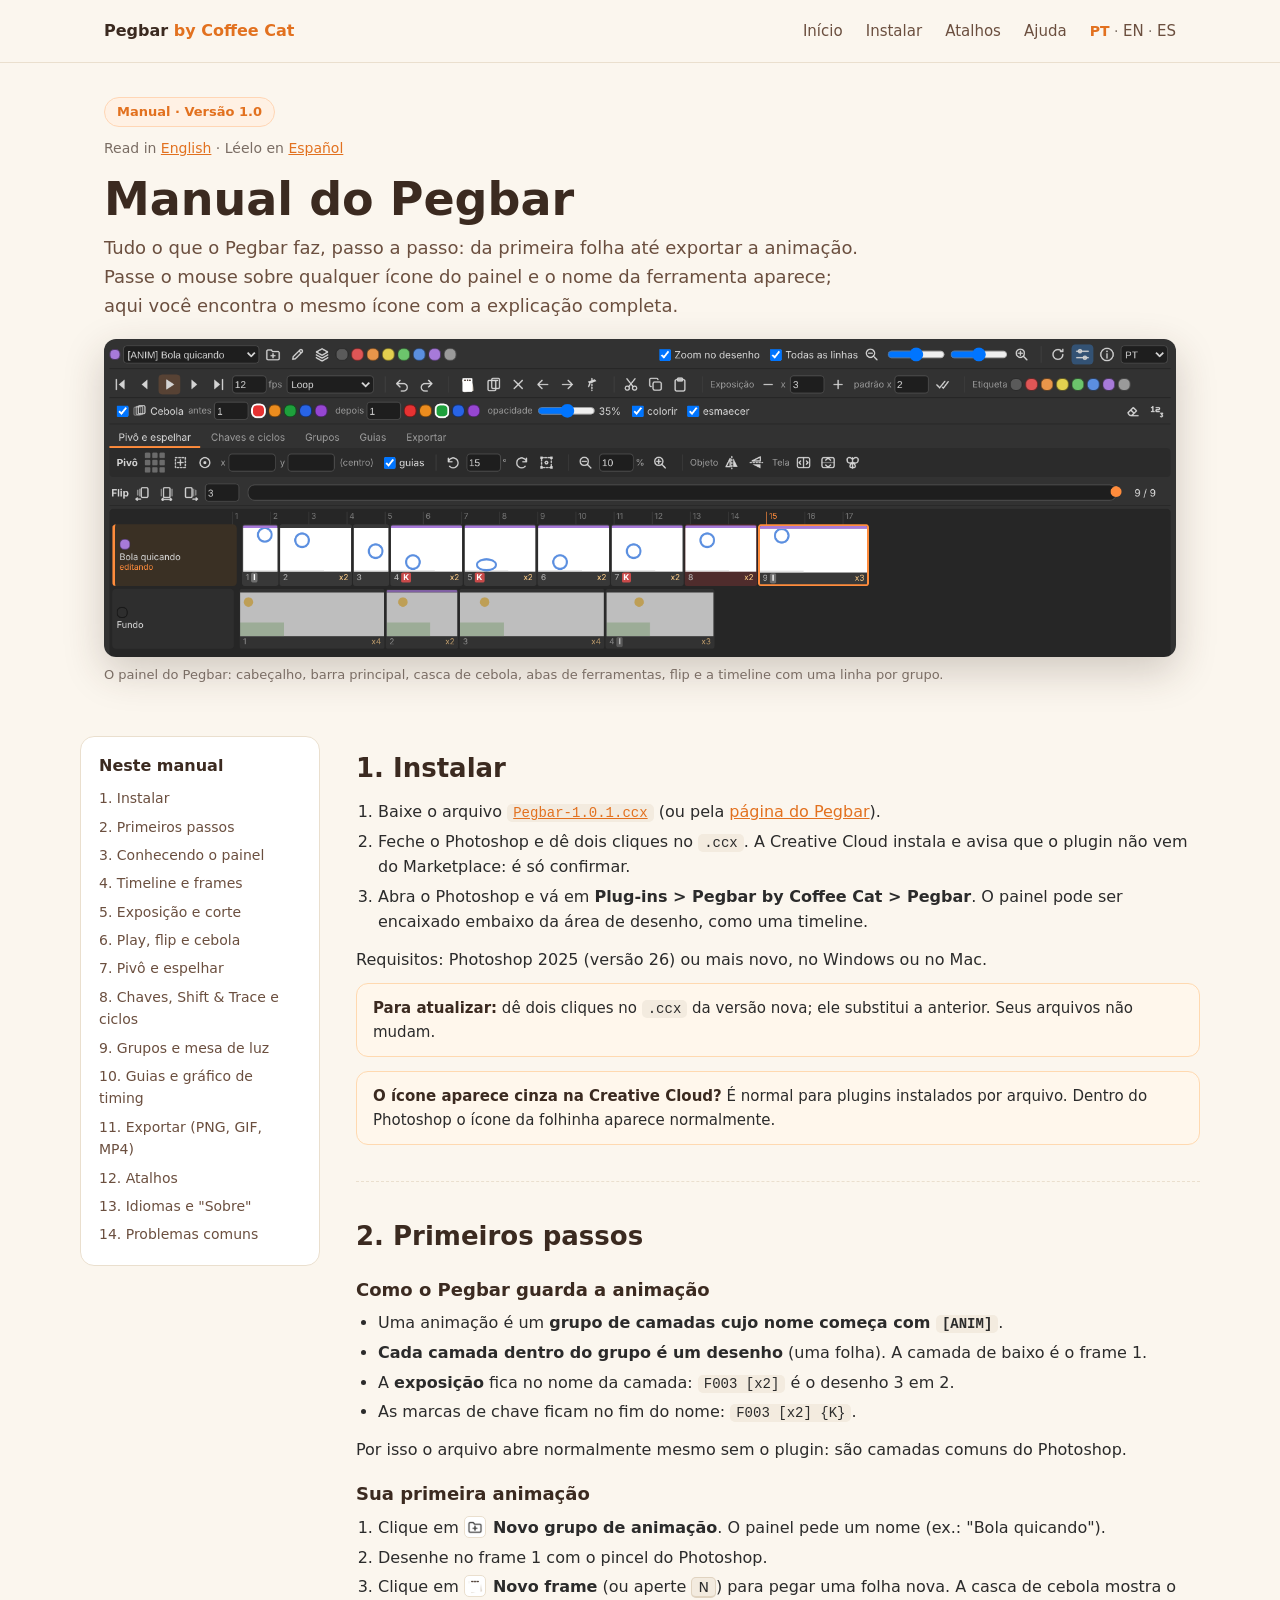
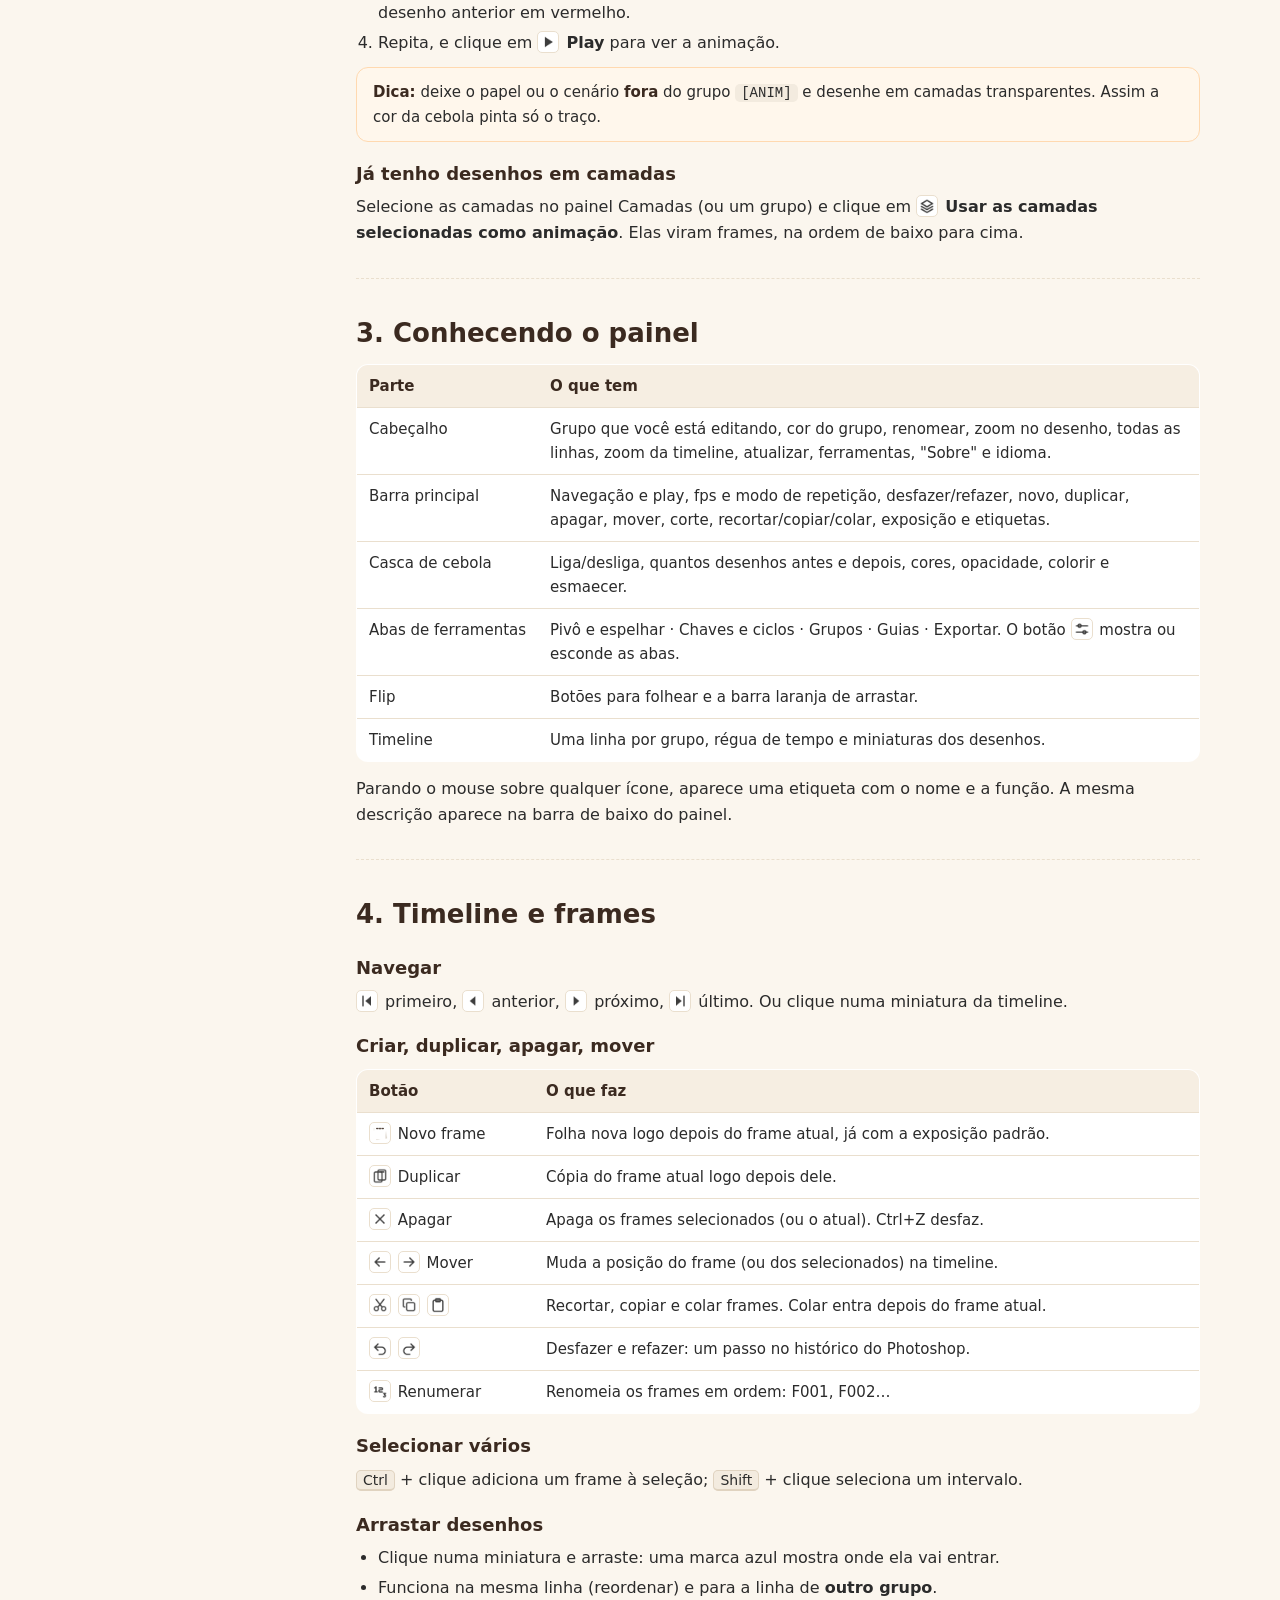
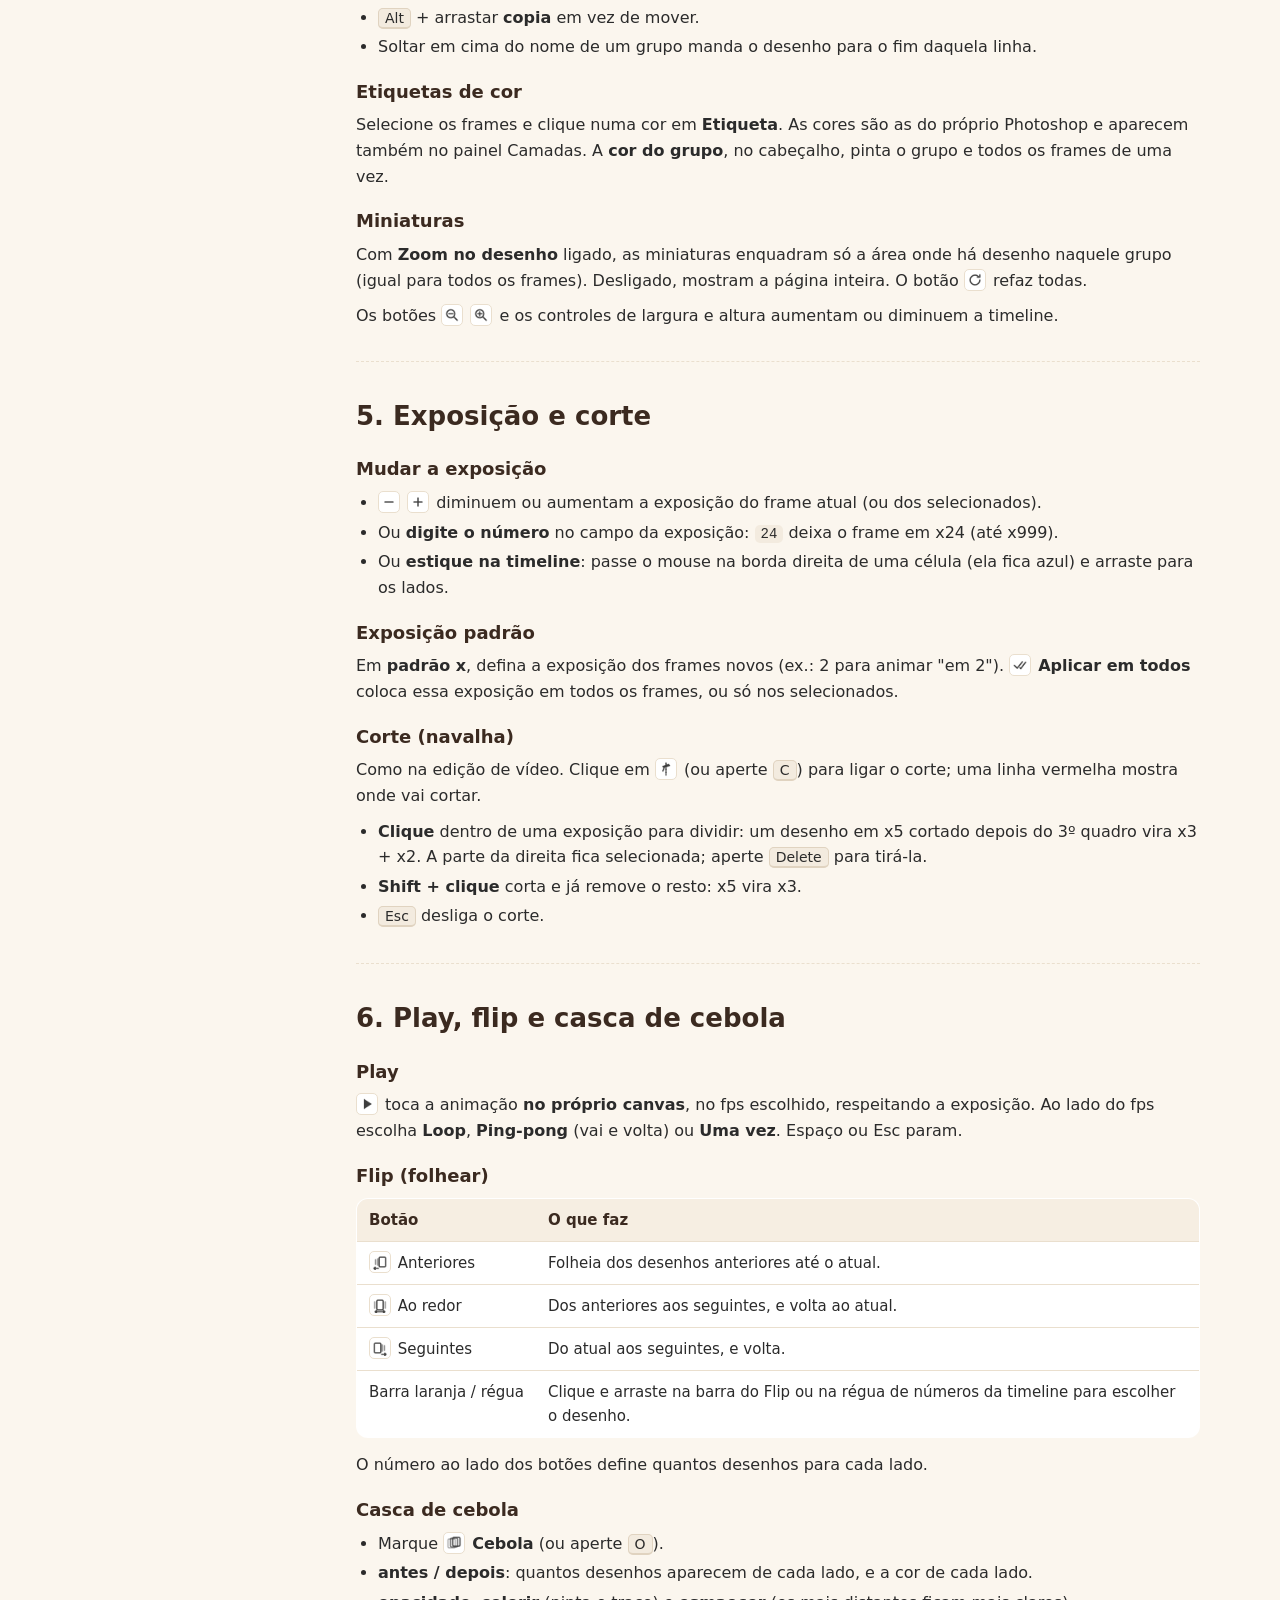
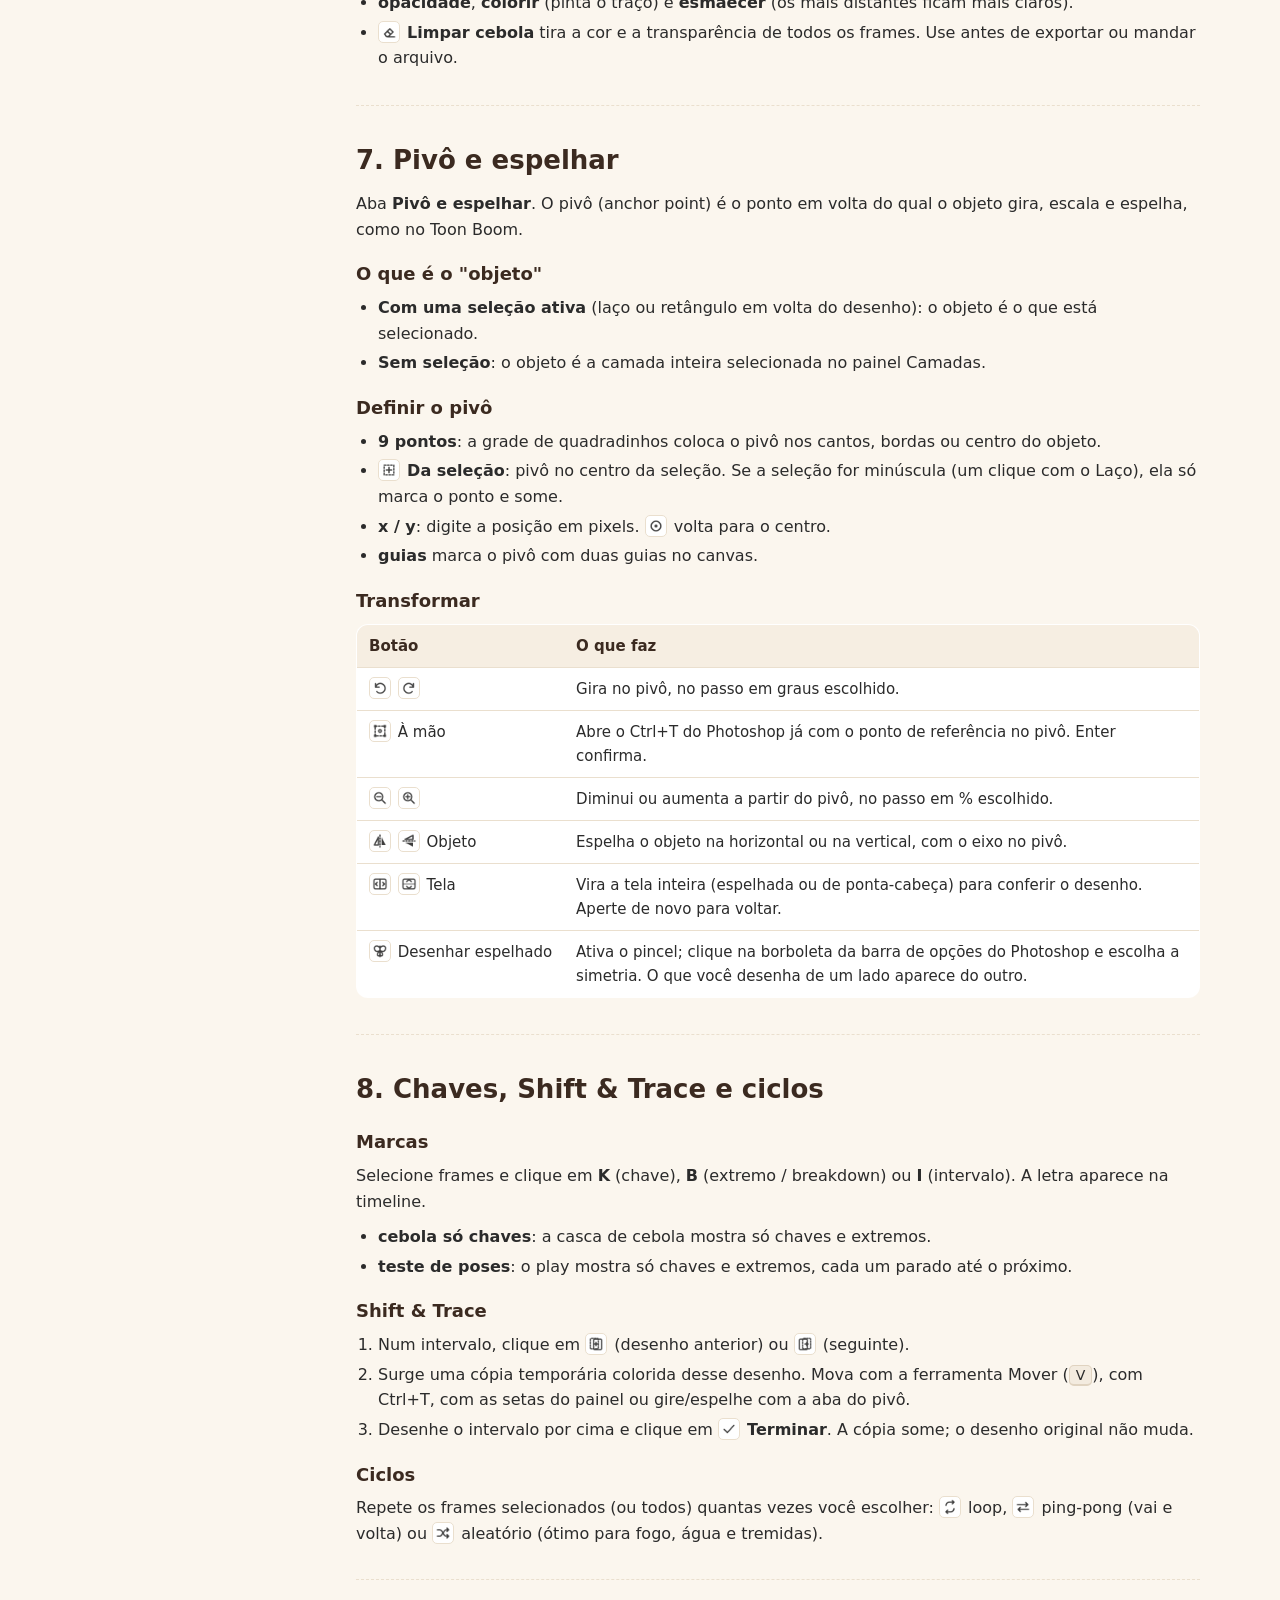
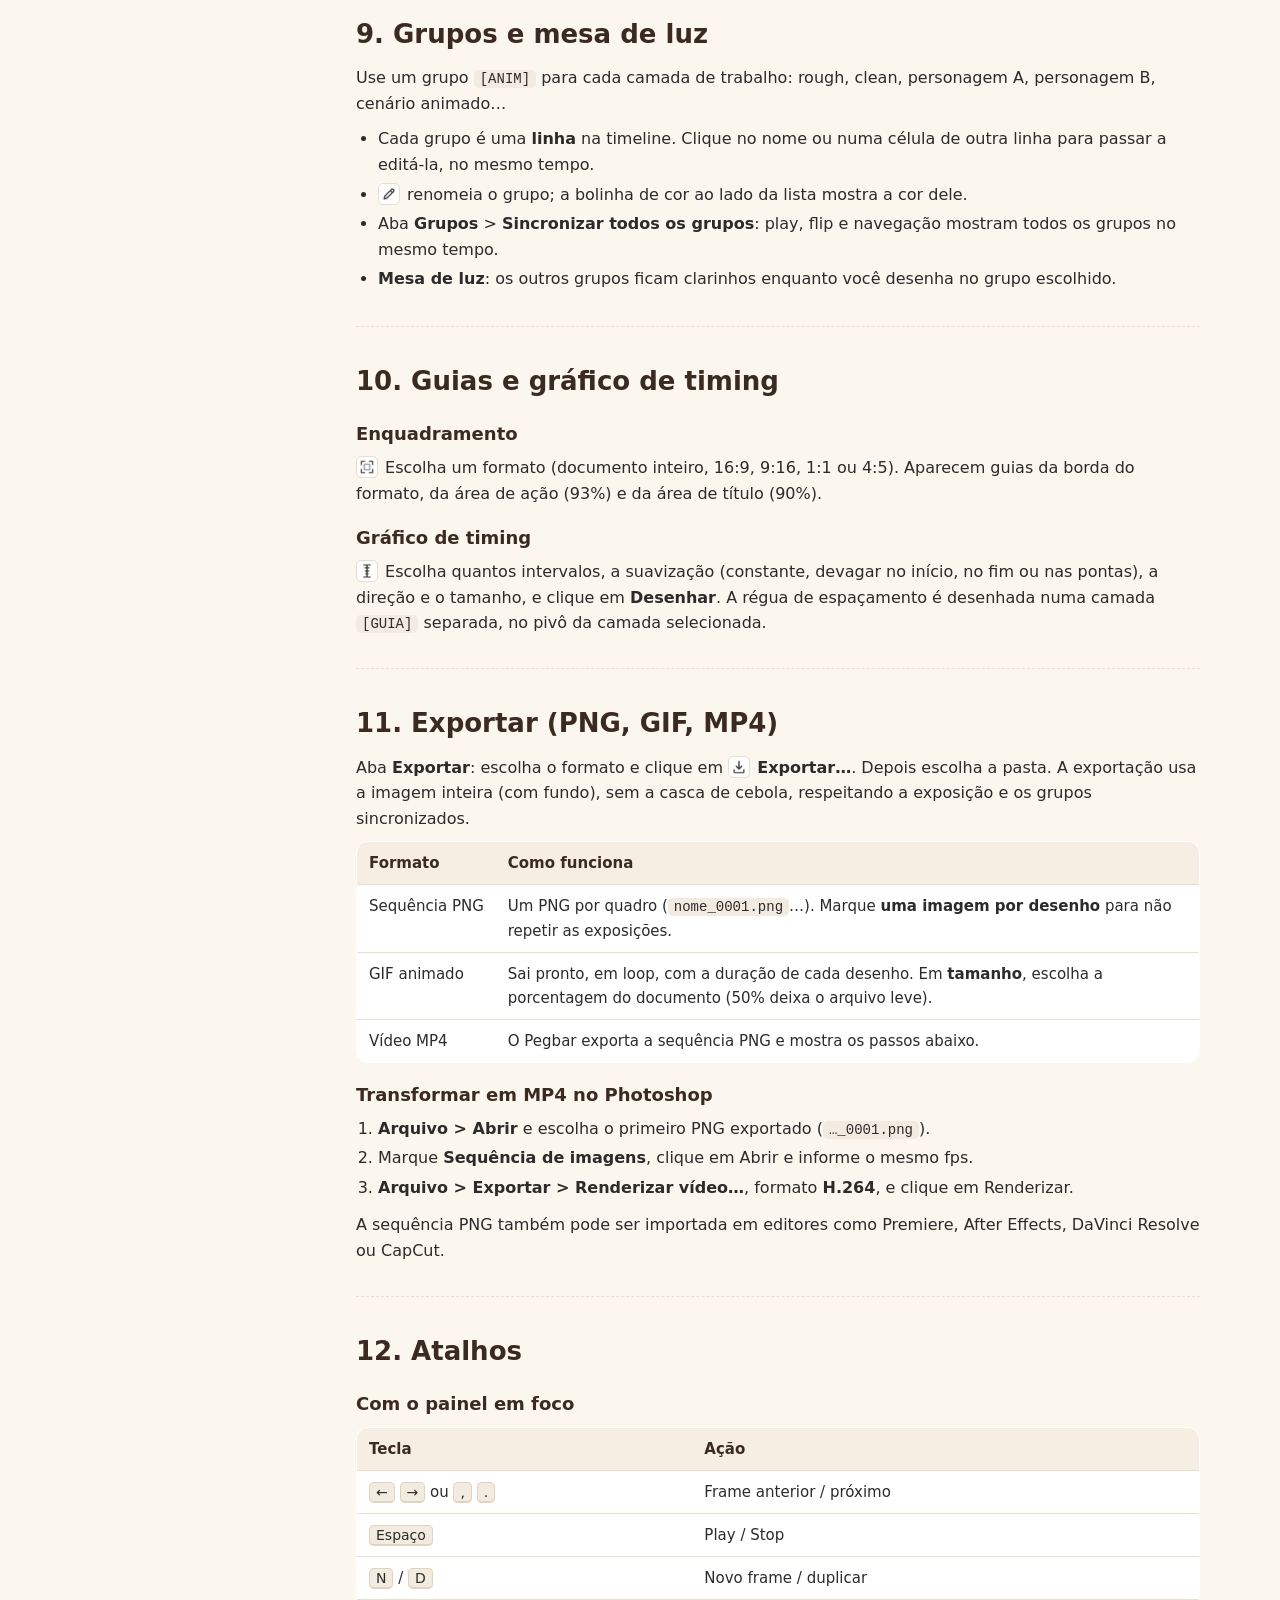
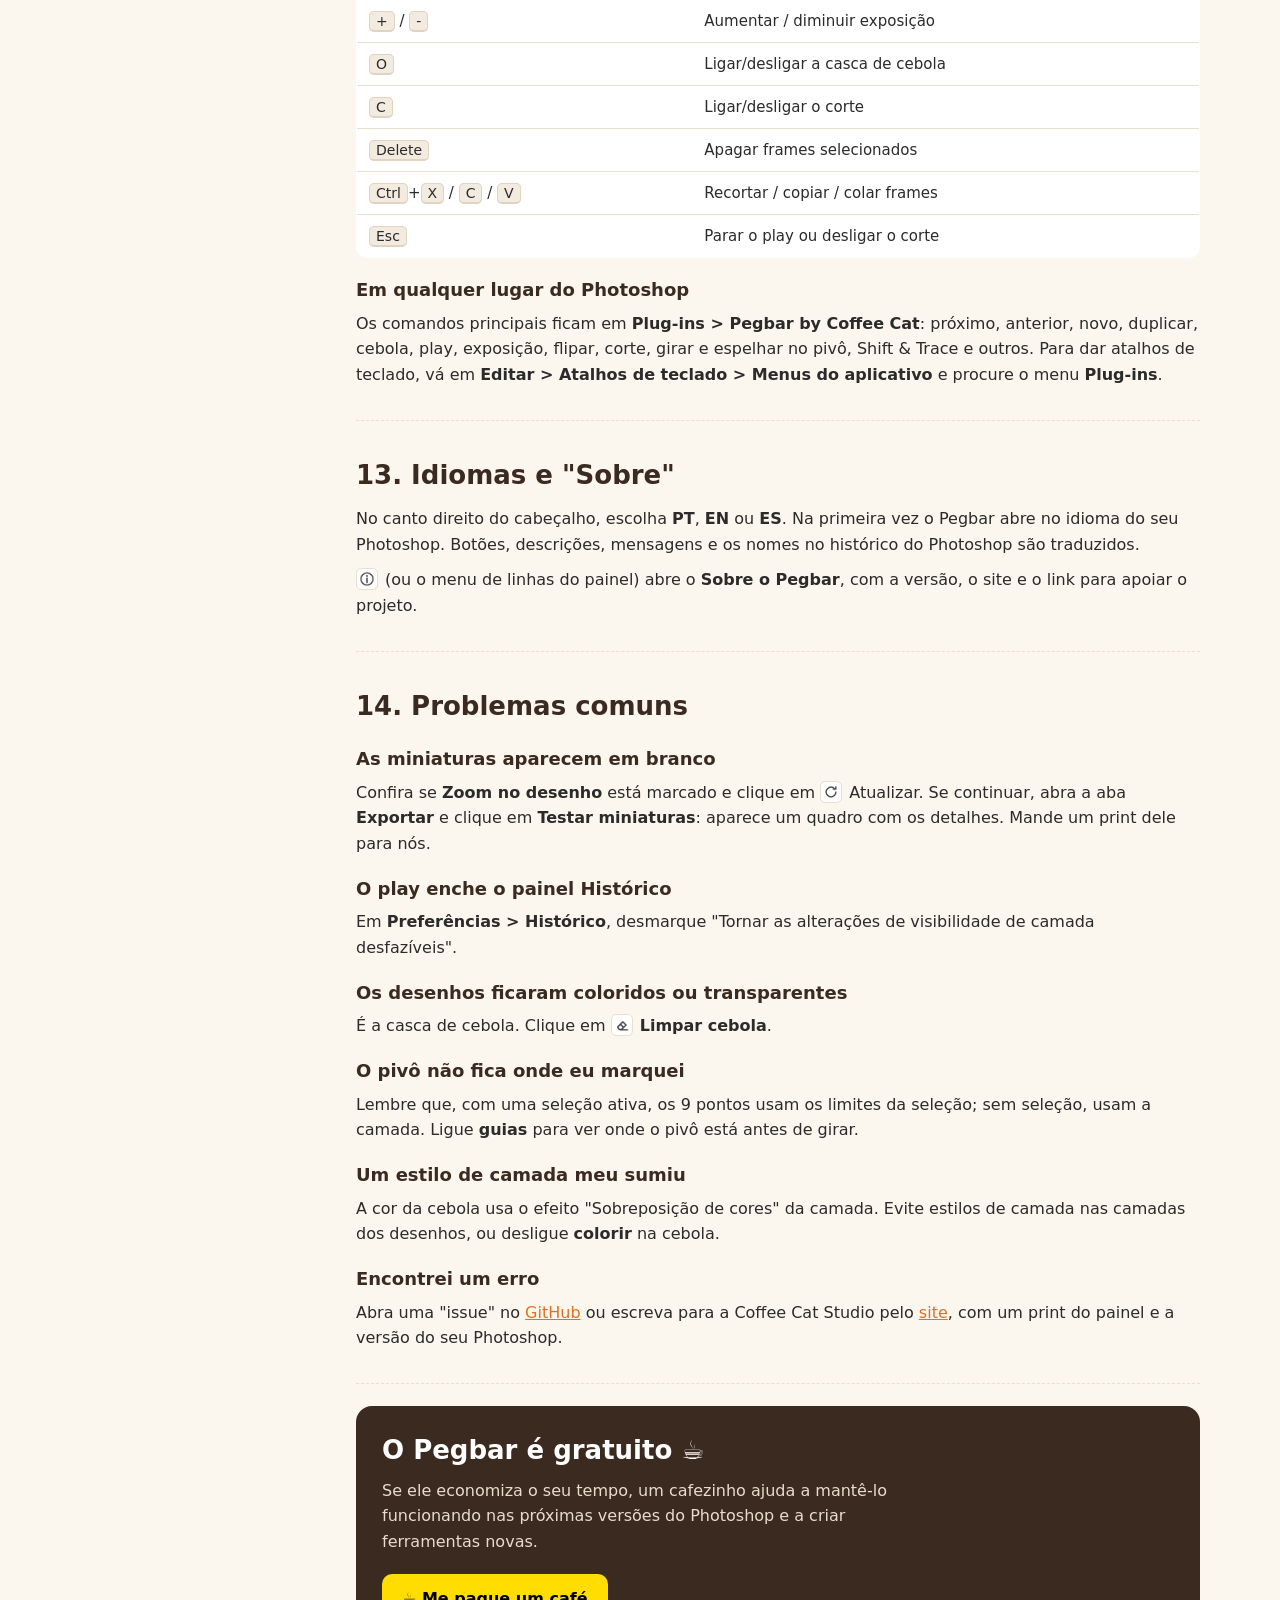
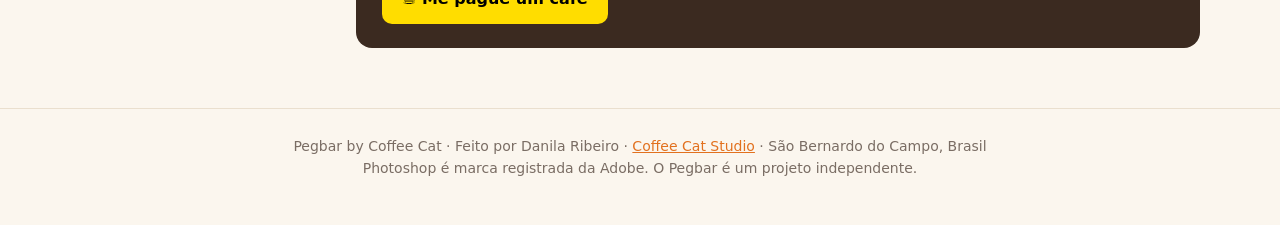
<file: docs/manual.html>
<!DOCTYPE html>
<html lang="pt-BR">
<head>
<meta charset="utf-8">
<meta name="viewport" content="width=device-width, initial-scale=1">
<title>Manual do Pegbar — animação frame a frame no Photoshop</title>
<meta name="description" content="Manual de uso do Pegbar by Coffee Cat: instalação, timeline, exposição, casca de cebola, flip, pivô, Shift & Trace, grupos, exportação em PNG, GIF e MP4, atalhos e solução de problemas.">
<style>
  :root {
    --cream: #fbf6ee;
    --paper: #ffffff;
    --coffee: #3b2a20;
    --coffee-2: #6b4f3f;
    --orange: #ff8c3c;
    --orange-dark: #e2711f;
    --ink: #2b2b2b;
    --muted: #7a6d64;
    --line: #eadfce;
  }
  * { box-sizing: border-box; }
  html { scroll-behavior: smooth; }
  body { margin: 0; font-family: "Segoe UI", system-ui, -apple-system, Roboto, Arial, sans-serif; color: var(--ink); background: var(--cream); line-height: 1.6; }
  a { color: var(--orange-dark); }
  .wrap { max-width: 1120px; margin: 0 auto; padding: 0 24px; }

  header.top { padding: 18px 0; border-bottom: 1px solid var(--line); background: var(--cream); position: sticky; top: 0; z-index: 10; }
  header.top .wrap { display: flex; align-items: center; justify-content: space-between; gap: 16px; }
  .brand { font-weight: 700; color: var(--coffee); text-decoration: none; }
  .brand span { color: var(--orange-dark); }
  nav a { margin-left: 18px; color: var(--coffee-2); text-decoration: none; font-size: 15px; }
  nav a:hover { color: var(--orange-dark); }

  .hero { padding-top: 34px; padding-bottom: 10px; }
  .pill { display: inline-block; background: #fff1e4; color: var(--orange-dark); border: 1px solid #ffd6b5; border-radius: 999px; padding: 4px 12px; font-size: 13px; font-weight: 600; }
  h1 { font-size: clamp(30px, 4.5vw, 46px); line-height: 1.1; margin: 14px 0 10px; color: var(--coffee); }
  .lead { font-size: 18px; color: var(--coffee-2); max-width: 760px; margin: 0 0 18px; }
  .shot img { width: 100%; border-radius: 12px; box-shadow: 0 14px 40px rgba(59,42,32,.22); display: block; }
  .caption { font-size: 13px; color: var(--muted); margin-top: 8px; }

  .layout { display: grid; grid-template-columns: 240px 1fr; gap: 36px; padding: 30px 0 60px; }
  aside.toc { position: sticky; top: 84px; align-self: start; max-height: calc(100vh - 100px); overflow: auto; background: var(--paper); border: 1px solid var(--line); border-radius: 14px; padding: 16px 18px; }
  aside.toc b { color: var(--coffee); display: block; margin-bottom: 6px; }
  aside.toc a { display: block; text-decoration: none; color: var(--coffee-2); font-size: 14px; padding: 3px 0; }
  aside.toc a:hover { color: var(--orange-dark); }

  section { padding: 6px 0 22px; border-bottom: 1px dashed var(--line); margin-bottom: 22px; }
  section:last-child { border-bottom: none; }
  h2 { font-size: 26px; color: var(--coffee); margin: 6px 0 10px; scroll-margin-top: 90px; }
  h3 { font-size: 18px; color: var(--coffee); margin: 18px 0 6px; }
  p { margin: 6px 0 10px; }
  ol, ul { margin: 6px 0 12px; padding-left: 22px; }
  li { margin: 4px 0; }
  code, kbd { background: #f3ebdf; padding: 1px 6px; border-radius: 5px; font-size: 14px; }
  kbd { border: 1px solid #e0d3c0; border-bottom-width: 2px; font-family: inherit; }

  .ic { width: 22px; height: 22px; vertical-align: -5px; background: #fff; border: 1px solid var(--line); border-radius: 5px; padding: 2px; margin-right: 2px; }
  table { width: 100%; border-collapse: collapse; background: var(--paper); border: 1px solid var(--line); border-radius: 12px; overflow: hidden; margin: 8px 0 14px; font-size: 15px; }
  th, td { text-align: left; padding: 9px 12px; border-bottom: 1px solid var(--line); vertical-align: top; }
  th { background: #f6eee2; color: var(--coffee); font-weight: 600; }
  tr:last-child td { border-bottom: none; }
  td:first-child { white-space: nowrap; }

  .tip, .warn { border-radius: 12px; padding: 12px 16px; margin: 10px 0 14px; font-size: 15px; }
  .tip { background: #fff7ec; border: 1px solid #ffd9b0; }
  .warn { background: #fdeeee; border: 1px solid #f3c4c4; }
  .tip b, .warn b { color: var(--coffee); }

  .cta { background: var(--coffee); color: #f7efe6; border-radius: 16px; padding: 24px 26px; display: flex; gap: 20px; align-items: center; justify-content: space-between; flex-wrap: wrap; }
  .cta p { margin: 0; color: #e8dccf; max-width: 560px; }
  .btn { display: inline-flex; align-items: center; gap: 8px; padding: 12px 20px; border-radius: 10px; font-weight: 700; text-decoration: none; }
  .btn.coffee { background: #ffdd00; color: #000; }
  .btn.primary { background: var(--coffee); color: #fff; }

  .langs { margin-left: 18px; font-size: 14px; color: var(--muted); }
  .langs a { margin-left: 0; }
  .langs b { color: var(--orange-dark); }
  .langline { font-size: 14px; color: var(--muted); margin: 10px 0 0; }
  footer { padding: 26px 0 46px; color: var(--muted); font-size: 14px; text-align: center; border-top: 1px solid var(--line); }

  @media (max-width: 900px) {
    .layout { grid-template-columns: 1fr; }
    aside.toc { position: static; max-height: none; }
    nav { display: none; }
    td:first-child { white-space: normal; }
  }
</style>
</head>
<body>

<header class="top">
  <div class="wrap">
    <a class="brand" href="index.html">Pegbar <span>by Coffee Cat</span></a>
    <nav>
      <a href="index.html">Início</a>
      <a href="#instalar">Instalar</a>
      <a href="#atalhos">Atalhos</a>
      <a href="#problemas">Ajuda</a>
      <span class="langs"><b>PT</b> · <a href="manual-en.html">EN</a> · <a href="manual-es.html">ES</a></span>
    </nav>
  </div>
</header>

<div class="wrap hero">
  <span class="pill">Manual · Versão 1.0</span>
  <p class="langline">Read in <a href="manual-en.html">English</a> · Léelo en <a href="manual-es.html">Español</a></p>
  <h1>Manual do Pegbar</h1>
  <p class="lead">Tudo o que o Pegbar faz, passo a passo: da primeira folha até exportar a animação. Passe o mouse sobre qualquer ícone do painel e o nome da ferramenta aparece; aqui você encontra o mesmo ícone com a explicação completa.</p>
  <div class="shot"><img src="img/pegbar-panel.png" alt="O painel do Pegbar no Photoshop, com a timeline de dois grupos e as ferramentas de pivô"></div>
  <p class="caption">O painel do Pegbar: cabeçalho, barra principal, casca de cebola, abas de ferramentas, flip e a timeline com uma linha por grupo.</p>
</div>

<div class="wrap layout">
  <aside class="toc">
    <b>Neste manual</b>
    <a href="#instalar">1. Instalar</a>
    <a href="#comecar">2. Primeiros passos</a>
    <a href="#painel">3. Conhecendo o painel</a>
    <a href="#timeline">4. Timeline e frames</a>
    <a href="#exposicao">5. Exposição e corte</a>
    <a href="#ver">6. Play, flip e cebola</a>
    <a href="#pivo">7. Pivô e espelhar</a>
    <a href="#chaves">8. Chaves, Shift &amp; Trace e ciclos</a>
    <a href="#grupos">9. Grupos e mesa de luz</a>
    <a href="#guias">10. Guias e gráfico de timing</a>
    <a href="#exportar">11. Exportar (PNG, GIF, MP4)</a>
    <a href="#atalhos">12. Atalhos</a>
    <a href="#idiomas">13. Idiomas e "Sobre"</a>
    <a href="#problemas">14. Problemas comuns</a>
  </aside>

  <main>

    <section id="instalar">
      <h2>1. Instalar</h2>
      <ol>
        <li>Baixe o arquivo <a href="Pegbar-1.0.1.ccx" download><code>Pegbar-1.0.1.ccx</code></a> (ou pela <a href="index.html">página do Pegbar</a>).</li>
        <li>Feche o Photoshop e dê dois cliques no <code>.ccx</code>. A Creative Cloud instala e avisa que o plugin não vem do Marketplace: é só confirmar.</li>
        <li>Abra o Photoshop e vá em <b>Plug-ins &gt; Pegbar by Coffee Cat &gt; Pegbar</b>. O painel pode ser encaixado embaixo da área de desenho, como uma timeline.</li>
      </ol>
      <p>Requisitos: Photoshop 2025 (versão 26) ou mais novo, no Windows ou no Mac.</p>
      <div class="tip"><b>Para atualizar:</b> dê dois cliques no <code>.ccx</code> da versão nova; ele substitui a anterior. Seus arquivos não mudam.</div>
      <div class="tip"><b>O ícone aparece cinza na Creative Cloud?</b> É normal para plugins instalados por arquivo. Dentro do Photoshop o ícone da folhinha aparece normalmente.</div>
    </section>

    <section id="comecar">
      <h2>2. Primeiros passos</h2>
      <h3>Como o Pegbar guarda a animação</h3>
      <ul>
        <li>Uma animação é um <b>grupo de camadas cujo nome começa com <code>[ANIM]</code></b>.</li>
        <li><b>Cada camada dentro do grupo é um desenho</b> (uma folha). A camada de baixo é o frame 1.</li>
        <li>A <b>exposição</b> fica no nome da camada: <code>F003 [x2]</code> é o desenho 3 em 2.</li>
        <li>As marcas de chave ficam no fim do nome: <code>F003 [x2] {K}</code>.</li>
      </ul>
      <p>Por isso o arquivo abre normalmente mesmo sem o plugin: são camadas comuns do Photoshop.</p>
      <h3>Sua primeira animação</h3>
      <ol>
        <li>Clique em <img class="ic" src="img/icons/groupAdd.png" alt=""> <b>Novo grupo de animação</b>. O painel pede um nome (ex.: "Bola quicando").</li>
        <li>Desenhe no frame 1 com o pincel do Photoshop.</li>
        <li>Clique em <img class="ic" src="img/icons/new.png" alt=""> <b>Novo frame</b> (ou aperte <kbd>N</kbd>) para pegar uma folha nova. A casca de cebola mostra o desenho anterior em vermelho.</li>
        <li>Repita, e clique em <img class="ic" src="img/icons/play.png" alt=""> <b>Play</b> para ver a animação.</li>
      </ol>
      <div class="tip"><b>Dica:</b> deixe o papel ou o cenário <b>fora</b> do grupo <code>[ANIM]</code> e desenhe em camadas transparentes. Assim a cor da cebola pinta só o traço.</div>
      <h3>Já tenho desenhos em camadas</h3>
      <p>Selecione as camadas no painel Camadas (ou um grupo) e clique em <img class="ic" src="img/icons/useSel.png" alt=""> <b>Usar as camadas selecionadas como animação</b>. Elas viram frames, na ordem de baixo para cima.</p>
    </section>

    <section id="painel">
      <h2>3. Conhecendo o painel</h2>
      <table>
        <tr><th>Parte</th><th>O que tem</th></tr>
        <tr><td>Cabeçalho</td><td>Grupo que você está editando, cor do grupo, renomear, zoom no desenho, todas as linhas, zoom da timeline, atualizar, ferramentas, "Sobre" e idioma.</td></tr>
        <tr><td>Barra principal</td><td>Navegação e play, fps e modo de repetição, desfazer/refazer, novo, duplicar, apagar, mover, corte, recortar/copiar/colar, exposição e etiquetas.</td></tr>
        <tr><td>Casca de cebola</td><td>Liga/desliga, quantos desenhos antes e depois, cores, opacidade, colorir e esmaecer.</td></tr>
        <tr><td>Abas de ferramentas</td><td>Pivô e espelhar · Chaves e ciclos · Grupos · Guias · Exportar. O botão <img class="ic" src="img/icons/tools.png" alt=""> mostra ou esconde as abas.</td></tr>
        <tr><td>Flip</td><td>Botões para folhear e a barra laranja de arrastar.</td></tr>
        <tr><td>Timeline</td><td>Uma linha por grupo, régua de tempo e miniaturas dos desenhos.</td></tr>
      </table>
      <p>Parando o mouse sobre qualquer ícone, aparece uma etiqueta com o nome e a função. A mesma descrição aparece na barra de baixo do painel.</p>
    </section>

    <section id="timeline">
      <h2>4. Timeline e frames</h2>
      <h3>Navegar</h3>
      <p><img class="ic" src="img/icons/first.png" alt=""> primeiro, <img class="ic" src="img/icons/prev.png" alt=""> anterior, <img class="ic" src="img/icons/next.png" alt=""> próximo, <img class="ic" src="img/icons/last.png" alt=""> último. Ou clique numa miniatura da timeline.</p>
      <h3>Criar, duplicar, apagar, mover</h3>
      <table>
        <tr><th>Botão</th><th>O que faz</th></tr>
        <tr><td><img class="ic" src="img/icons/new.png" alt=""> Novo frame</td><td>Folha nova logo depois do frame atual, já com a exposição padrão.</td></tr>
        <tr><td><img class="ic" src="img/icons/duplicate.png" alt=""> Duplicar</td><td>Cópia do frame atual logo depois dele.</td></tr>
        <tr><td><img class="ic" src="img/icons/delete.png" alt=""> Apagar</td><td>Apaga os frames selecionados (ou o atual). Ctrl+Z desfaz.</td></tr>
        <tr><td><img class="ic" src="img/icons/moveL.png" alt=""> <img class="ic" src="img/icons/moveR.png" alt=""> Mover</td><td>Muda a posição do frame (ou dos selecionados) na timeline.</td></tr>
        <tr><td><img class="ic" src="img/icons/cut.png" alt=""> <img class="ic" src="img/icons/copy.png" alt=""> <img class="ic" src="img/icons/paste.png" alt=""></td><td>Recortar, copiar e colar frames. Colar entra depois do frame atual.</td></tr>
        <tr><td><img class="ic" src="img/icons/undo.png" alt=""> <img class="ic" src="img/icons/redo.png" alt=""></td><td>Desfazer e refazer: um passo no histórico do Photoshop.</td></tr>
        <tr><td><img class="ic" src="img/icons/renumber.png" alt=""> Renumerar</td><td>Renomeia os frames em ordem: F001, F002…</td></tr>
      </table>
      <h3>Selecionar vários</h3>
      <p><kbd>Ctrl</kbd> + clique adiciona um frame à seleção; <kbd>Shift</kbd> + clique seleciona um intervalo.</p>
      <h3>Arrastar desenhos</h3>
      <ul>
        <li>Clique numa miniatura e arraste: uma marca azul mostra onde ela vai entrar.</li>
        <li>Funciona na mesma linha (reordenar) e para a linha de <b>outro grupo</b>.</li>
        <li><kbd>Alt</kbd> + arrastar <b>copia</b> em vez de mover.</li>
        <li>Soltar em cima do nome de um grupo manda o desenho para o fim daquela linha.</li>
      </ul>
      <h3>Etiquetas de cor</h3>
      <p>Selecione os frames e clique numa cor em <b>Etiqueta</b>. As cores são as do próprio Photoshop e aparecem também no painel Camadas. A <b>cor do grupo</b>, no cabeçalho, pinta o grupo e todos os frames de uma vez.</p>
      <h3>Miniaturas</h3>
      <p>Com <b>Zoom no desenho</b> ligado, as miniaturas enquadram só a área onde há desenho naquele grupo (igual para todos os frames). Desligado, mostram a página inteira. O botão <img class="ic" src="img/icons/refresh.png" alt=""> refaz todas.</p>
      <p>Os botões <img class="ic" src="img/icons/zoomOut.png" alt=""> <img class="ic" src="img/icons/zoomIn.png" alt=""> e os controles de largura e altura aumentam ou diminuem a timeline.</p>
    </section>

    <section id="exposicao">
      <h2>5. Exposição e corte</h2>
      <h3>Mudar a exposição</h3>
      <ul>
        <li><img class="ic" src="img/icons/minus.png" alt=""> <img class="ic" src="img/icons/plus.png" alt=""> diminuem ou aumentam a exposição do frame atual (ou dos selecionados).</li>
        <li>Ou <b>digite o número</b> no campo da exposição: <code>24</code> deixa o frame em x24 (até x999).</li>
        <li>Ou <b>estique na timeline</b>: passe o mouse na borda direita de uma célula (ela fica azul) e arraste para os lados.</li>
      </ul>
      <h3>Exposição padrão</h3>
      <p>Em <b>padrão x</b>, defina a exposição dos frames novos (ex.: 2 para animar "em 2"). <img class="ic" src="img/icons/applyAll.png" alt=""> <b>Aplicar em todos</b> coloca essa exposição em todos os frames, ou só nos selecionados.</p>
      <h3>Corte (navalha)</h3>
      <p>Como na edição de vídeo. Clique em <img class="ic" src="img/icons/razor.png" alt=""> (ou aperte <kbd>C</kbd>) para ligar o corte; uma linha vermelha mostra onde vai cortar.</p>
      <ul>
        <li><b>Clique</b> dentro de uma exposição para dividir: um desenho em x5 cortado depois do 3º quadro vira x3 + x2. A parte da direita fica selecionada; aperte <kbd>Delete</kbd> para tirá-la.</li>
        <li><b>Shift + clique</b> corta e já remove o resto: x5 vira x3.</li>
        <li><kbd>Esc</kbd> desliga o corte.</li>
      </ul>
    </section>

    <section id="ver">
      <h2>6. Play, flip e casca de cebola</h2>
      <h3>Play</h3>
      <p><img class="ic" src="img/icons/play.png" alt=""> toca a animação <b>no próprio canvas</b>, no fps escolhido, respeitando a exposição. Ao lado do fps escolha <b>Loop</b>, <b>Ping-pong</b> (vai e volta) ou <b>Uma vez</b>. Espaço ou Esc param.</p>
      <h3>Flip (folhear)</h3>
      <table>
        <tr><th>Botão</th><th>O que faz</th></tr>
        <tr><td><img class="ic" src="img/icons/flipBefore.png" alt=""> Anteriores</td><td>Folheia dos desenhos anteriores até o atual.</td></tr>
        <tr><td><img class="ic" src="img/icons/flipAround.png" alt=""> Ao redor</td><td>Dos anteriores aos seguintes, e volta ao atual.</td></tr>
        <tr><td><img class="ic" src="img/icons/flipAfter.png" alt=""> Seguintes</td><td>Do atual aos seguintes, e volta.</td></tr>
        <tr><td>Barra laranja / régua</td><td>Clique e arraste na barra do Flip ou na régua de números da timeline para escolher o desenho.</td></tr>
      </table>
      <p>O número ao lado dos botões define quantos desenhos para cada lado.</p>
      <h3>Casca de cebola</h3>
      <ul>
        <li>Marque <img class="ic" src="img/icons/onion.png" alt=""> <b>Cebola</b> (ou aperte <kbd>O</kbd>).</li>
        <li><b>antes / depois</b>: quantos desenhos aparecem de cada lado, e a cor de cada lado.</li>
        <li><b>opacidade</b>, <b>colorir</b> (pinta o traço) e <b>esmaecer</b> (os mais distantes ficam mais claros).</li>
        <li><img class="ic" src="img/icons/clean.png" alt=""> <b>Limpar cebola</b> tira a cor e a transparência de todos os frames. Use antes de exportar ou mandar o arquivo.</li>
      </ul>
    </section>

    <section id="pivo">
      <h2>7. Pivô e espelhar</h2>
      <p>Aba <b>Pivô e espelhar</b>. O pivô (anchor point) é o ponto em volta do qual o objeto gira, escala e espelha, como no Toon Boom.</p>
      <h3>O que é o "objeto"</h3>
      <ul>
        <li><b>Com uma seleção ativa</b> (laço ou retângulo em volta do desenho): o objeto é o que está selecionado.</li>
        <li><b>Sem seleção</b>: o objeto é a camada inteira selecionada no painel Camadas.</li>
      </ul>
      <h3>Definir o pivô</h3>
      <ul>
        <li><b>9 pontos</b>: a grade de quadradinhos coloca o pivô nos cantos, bordas ou centro do objeto.</li>
        <li><img class="ic" src="img/icons/pivotSel.png" alt=""> <b>Da seleção</b>: pivô no centro da seleção. Se a seleção for minúscula (um clique com o Laço), ela só marca o ponto e some.</li>
        <li><b>x / y</b>: digite a posição em pixels. <img class="ic" src="img/icons/pivotCenter.png" alt=""> volta para o centro.</li>
        <li><b>guias</b> marca o pivô com duas guias no canvas.</li>
      </ul>
      <h3>Transformar</h3>
      <table>
        <tr><th>Botão</th><th>O que faz</th></tr>
        <tr><td><img class="ic" src="img/icons/rotL.png" alt=""> <img class="ic" src="img/icons/rotR.png" alt=""></td><td>Gira no pivô, no passo em graus escolhido.</td></tr>
        <tr><td><img class="ic" src="img/icons/freeT.png" alt=""> À mão</td><td>Abre o Ctrl+T do Photoshop já com o ponto de referência no pivô. Enter confirma.</td></tr>
        <tr><td><img class="ic" src="img/icons/zoomOut.png" alt=""> <img class="ic" src="img/icons/zoomIn.png" alt=""></td><td>Diminui ou aumenta a partir do pivô, no passo em % escolhido.</td></tr>
        <tr><td><img class="ic" src="img/icons/flipH.png" alt=""> <img class="ic" src="img/icons/flipV.png" alt=""> Objeto</td><td>Espelha o objeto na horizontal ou na vertical, com o eixo no pivô.</td></tr>
        <tr><td><img class="ic" src="img/icons/viewH.png" alt=""> <img class="ic" src="img/icons/viewV.png" alt=""> Tela</td><td>Vira a tela inteira (espelhada ou de ponta-cabeça) para conferir o desenho. Aperte de novo para voltar.</td></tr>
        <tr><td><img class="ic" src="img/icons/symmetry.png" alt=""> Desenhar espelhado</td><td>Ativa o pincel; clique na borboleta da barra de opções do Photoshop e escolha a simetria. O que você desenha de um lado aparece do outro.</td></tr>
      </table>
    </section>

    <section id="chaves">
      <h2>8. Chaves, Shift &amp; Trace e ciclos</h2>
      <h3>Marcas</h3>
      <p>Selecione frames e clique em <b>K</b> (chave), <b>B</b> (extremo / breakdown) ou <b>I</b> (intervalo). A letra aparece na timeline.</p>
      <ul>
        <li><b>cebola só chaves</b>: a casca de cebola mostra só chaves e extremos.</li>
        <li><b>teste de poses</b>: o play mostra só chaves e extremos, cada um parado até o próximo.</li>
      </ul>
      <h3>Shift &amp; Trace</h3>
      <ol>
        <li>Num intervalo, clique em <img class="ic" src="img/icons/stPrev.png" alt=""> (desenho anterior) ou <img class="ic" src="img/icons/stNext.png" alt=""> (seguinte).</li>
        <li>Surge uma cópia temporária colorida desse desenho. Mova com a ferramenta Mover (<kbd>V</kbd>), com Ctrl+T, com as setas do painel ou gire/espelhe com a aba do pivô.</li>
        <li>Desenhe o intervalo por cima e clique em <img class="ic" src="img/icons/check.png" alt=""> <b>Terminar</b>. A cópia some; o desenho original não muda.</li>
      </ol>
      <h3>Ciclos</h3>
      <p>Repete os frames selecionados (ou todos) quantas vezes você escolher: <img class="ic" src="img/icons/loop.png" alt=""> loop, <img class="ic" src="img/icons/pingpong.png" alt=""> ping-pong (vai e volta) ou <img class="ic" src="img/icons/random.png" alt=""> aleatório (ótimo para fogo, água e tremidas).</p>
    </section>

    <section id="grupos">
      <h2>9. Grupos e mesa de luz</h2>
      <p>Use um grupo <code>[ANIM]</code> para cada camada de trabalho: rough, clean, personagem A, personagem B, cenário animado…</p>
      <ul>
        <li>Cada grupo é uma <b>linha</b> na timeline. Clique no nome ou numa célula de outra linha para passar a editá-la, no mesmo tempo.</li>
        <li><img class="ic" src="img/icons/rename.png" alt=""> renomeia o grupo; a bolinha de cor ao lado da lista mostra a cor dele.</li>
        <li>Aba <b>Grupos</b> &gt; <b>Sincronizar todos os grupos</b>: play, flip e navegação mostram todos os grupos no mesmo tempo.</li>
        <li><b>Mesa de luz</b>: os outros grupos ficam clarinhos enquanto você desenha no grupo escolhido.</li>
      </ul>
    </section>

    <section id="guias">
      <h2>10. Guias e gráfico de timing</h2>
      <h3>Enquadramento</h3>
      <p><img class="ic" src="img/icons/guides.png" alt=""> Escolha um formato (documento inteiro, 16:9, 9:16, 1:1 ou 4:5). Aparecem guias da borda do formato, da área de ação (93%) e da área de título (90%).</p>
      <h3>Gráfico de timing</h3>
      <p><img class="ic" src="img/icons/timing.png" alt=""> Escolha quantos intervalos, a suavização (constante, devagar no início, no fim ou nas pontas), a direção e o tamanho, e clique em <b>Desenhar</b>. A régua de espaçamento é desenhada numa camada <code>[GUIA]</code> separada, no pivô da camada selecionada.</p>
    </section>

    <section id="exportar">
      <h2>11. Exportar (PNG, GIF, MP4)</h2>
      <p>Aba <b>Exportar</b>: escolha o formato e clique em <img class="ic" src="img/icons/export.png" alt=""> <b>Exportar…</b>. Depois escolha a pasta. A exportação usa a imagem inteira (com fundo), sem a casca de cebola, respeitando a exposição e os grupos sincronizados.</p>
      <table>
        <tr><th>Formato</th><th>Como funciona</th></tr>
        <tr><td>Sequência PNG</td><td>Um PNG por quadro (<code>nome_0001.png</code>…). Marque <b>uma imagem por desenho</b> para não repetir as exposições.</td></tr>
        <tr><td>GIF animado</td><td>Sai pronto, em loop, com a duração de cada desenho. Em <b>tamanho</b>, escolha a porcentagem do documento (50% deixa o arquivo leve).</td></tr>
        <tr><td>Vídeo MP4</td><td>O Pegbar exporta a sequência PNG e mostra os passos abaixo.</td></tr>
      </table>
      <h3>Transformar em MP4 no Photoshop</h3>
      <ol>
        <li><b>Arquivo &gt; Abrir</b> e escolha o primeiro PNG exportado (<code>…_0001.png</code>).</li>
        <li>Marque <b>Sequência de imagens</b>, clique em Abrir e informe o mesmo fps.</li>
        <li><b>Arquivo &gt; Exportar &gt; Renderizar vídeo…</b>, formato <b>H.264</b>, e clique em Renderizar.</li>
      </ol>
      <p>A sequência PNG também pode ser importada em editores como Premiere, After Effects, DaVinci Resolve ou CapCut.</p>
    </section>

    <section id="atalhos">
      <h2>12. Atalhos</h2>
      <h3>Com o painel em foco</h3>
      <table>
        <tr><th>Tecla</th><th>Ação</th></tr>
        <tr><td><kbd>←</kbd> <kbd>→</kbd> ou <kbd>,</kbd> <kbd>.</kbd></td><td>Frame anterior / próximo</td></tr>
        <tr><td><kbd>Espaço</kbd></td><td>Play / Stop</td></tr>
        <tr><td><kbd>N</kbd> / <kbd>D</kbd></td><td>Novo frame / duplicar</td></tr>
        <tr><td><kbd>+</kbd> / <kbd>-</kbd></td><td>Aumentar / diminuir exposição</td></tr>
        <tr><td><kbd>O</kbd></td><td>Ligar/desligar a casca de cebola</td></tr>
        <tr><td><kbd>C</kbd></td><td>Ligar/desligar o corte</td></tr>
        <tr><td><kbd>Delete</kbd></td><td>Apagar frames selecionados</td></tr>
        <tr><td><kbd>Ctrl</kbd>+<kbd>X</kbd> / <kbd>C</kbd> / <kbd>V</kbd></td><td>Recortar / copiar / colar frames</td></tr>
        <tr><td><kbd>Esc</kbd></td><td>Parar o play ou desligar o corte</td></tr>
      </table>
      <h3>Em qualquer lugar do Photoshop</h3>
      <p>Os comandos principais ficam em <b>Plug-ins &gt; Pegbar by Coffee Cat</b>: próximo, anterior, novo, duplicar, cebola, play, exposição, flipar, corte, girar e espelhar no pivô, Shift &amp; Trace e outros. Para dar atalhos de teclado, vá em <b>Editar &gt; Atalhos de teclado &gt; Menus do aplicativo</b> e procure o menu <b>Plug-ins</b>.</p>
    </section>

    <section id="idiomas">
      <h2>13. Idiomas e "Sobre"</h2>
      <p>No canto direito do cabeçalho, escolha <b>PT</b>, <b>EN</b> ou <b>ES</b>. Na primeira vez o Pegbar abre no idioma do seu Photoshop. Botões, descrições, mensagens e os nomes no histórico do Photoshop são traduzidos.</p>
      <p><img class="ic" src="img/icons/about.png" alt=""> (ou o menu de linhas do painel) abre o <b>Sobre o Pegbar</b>, com a versão, o site e o link para apoiar o projeto.</p>
    </section>

    <section id="problemas">
      <h2>14. Problemas comuns</h2>
      <h3>As miniaturas aparecem em branco</h3>
      <p>Confira se <b>Zoom no desenho</b> está marcado e clique em <img class="ic" src="img/icons/refresh.png" alt=""> Atualizar. Se continuar, abra a aba <b>Exportar</b> e clique em <b>Testar miniaturas</b>: aparece um quadro com os detalhes. Mande um print dele para nós.</p>
      <h3>O play enche o painel Histórico</h3>
      <p>Em <b>Preferências &gt; Histórico</b>, desmarque "Tornar as alterações de visibilidade de camada desfazíveis".</p>
      <h3>Os desenhos ficaram coloridos ou transparentes</h3>
      <p>É a casca de cebola. Clique em <img class="ic" src="img/icons/clean.png" alt=""> <b>Limpar cebola</b>.</p>
      <h3>O pivô não fica onde eu marquei</h3>
      <p>Lembre que, com uma seleção ativa, os 9 pontos usam os limites da seleção; sem seleção, usam a camada. Ligue <b>guias</b> para ver onde o pivô está antes de girar.</p>
      <h3>Um estilo de camada meu sumiu</h3>
      <p>A cor da cebola usa o efeito "Sobreposição de cores" da camada. Evite estilos de camada nas camadas dos desenhos, ou desligue <b>colorir</b> na cebola.</p>
      <h3>Encontrei um erro</h3>
      <p>Abra uma "issue" no <a href="https://github.com/danilars-maker/pegbar/issues">GitHub</a> ou escreva para a Coffee Cat Studio pelo <a href="https://coffeecat.com.br">site</a>, com um print do painel e a versão do seu Photoshop.</p>
    </section>

    <div class="cta">
      <div>
        <h2 style="color:#fff;margin:0 0 6px">O Pegbar é gratuito ☕</h2>
        <p>Se ele economiza o seu tempo, um cafezinho ajuda a mantê-lo funcionando nas próximas versões do Photoshop e a criar ferramentas novas.</p>
      </div>
      <a class="btn coffee" href="https://buymeacoffee.com/studiocoffeecat" target="_blank" rel="noopener">☕ Me pague um café</a>
    </div>

  </main>
</div>

<footer>
  <div class="wrap">
    Pegbar by Coffee Cat · Feito por Danila Ribeiro · <a href="https://coffeecat.com.br">Coffee Cat Studio</a> · São Bernardo do Campo, Brasil<br>
    Photoshop é marca registrada da Adobe. O Pegbar é um projeto independente.
  </div>
</footer>

</body>
</html>
</file>
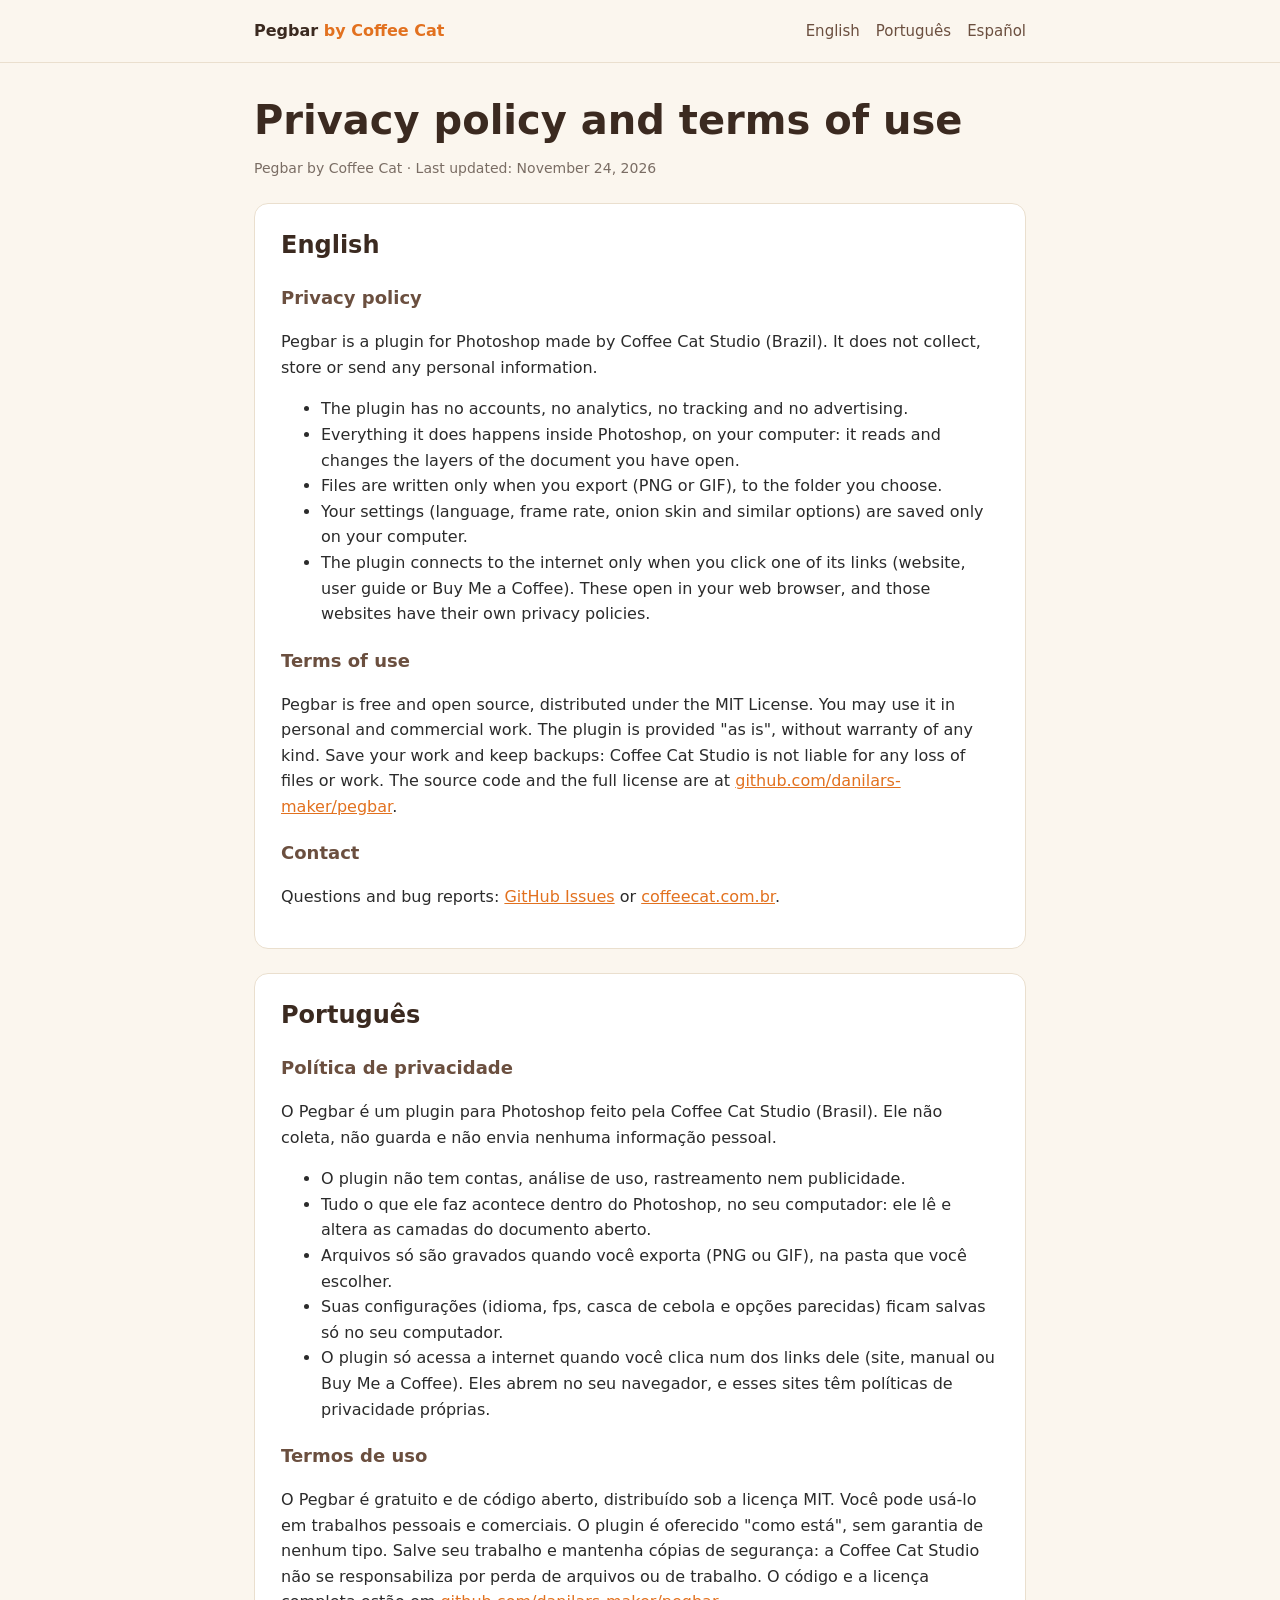
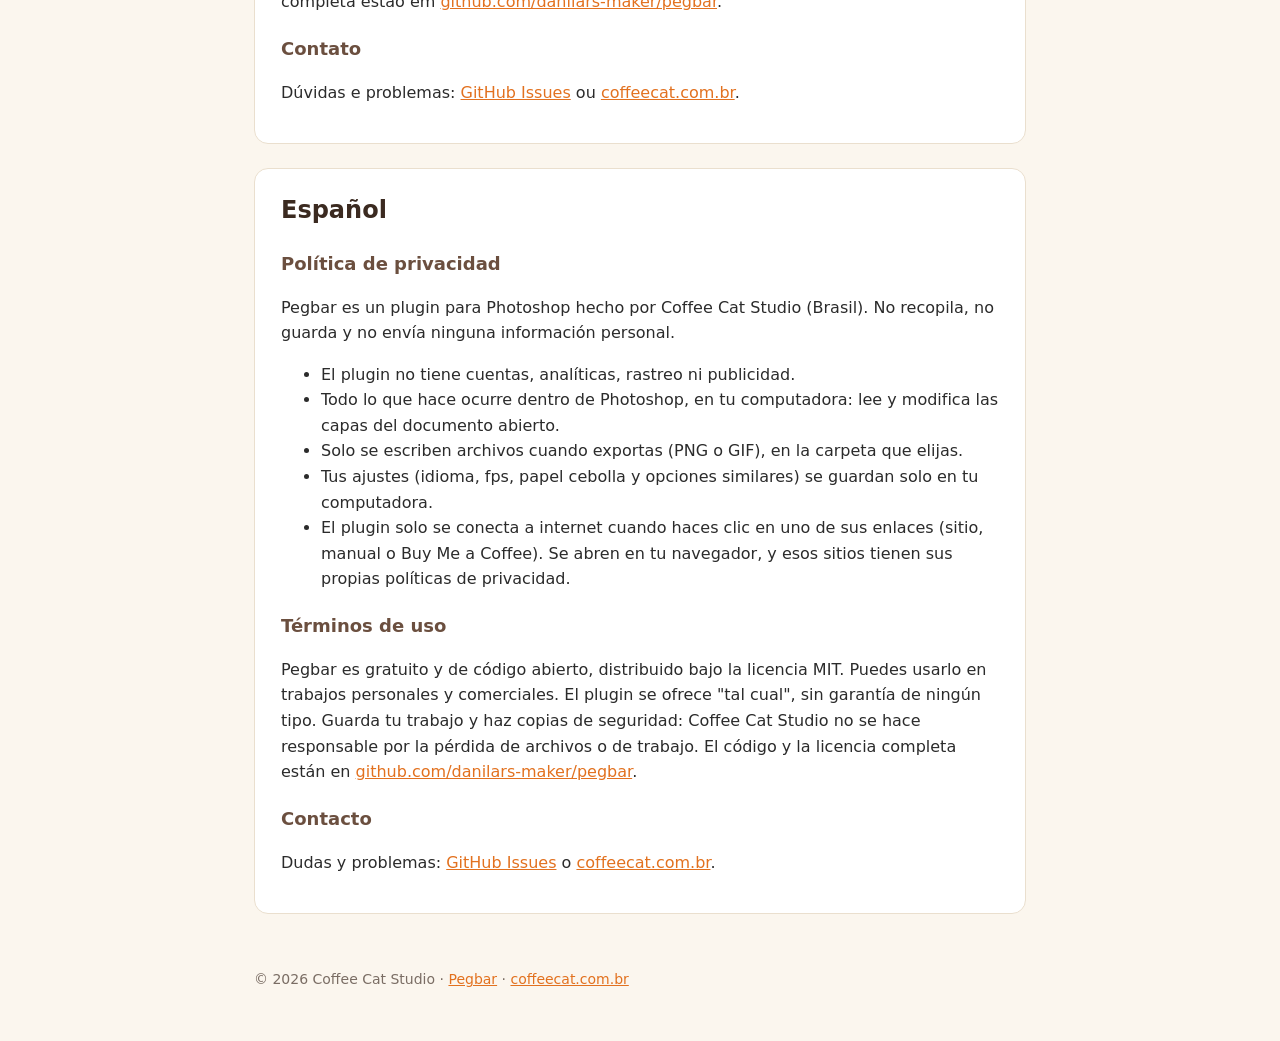
<file: docs/privacy.html>
<!DOCTYPE html>
<html lang="en">
<head>
<meta charset="utf-8">
<meta name="viewport" content="width=device-width, initial-scale=1">
<title>Pegbar by Coffee Cat — Privacy policy and terms of use</title>
<meta name="description" content="Privacy policy and terms of use of the Pegbar by Coffee Cat plugin for Photoshop.">
<style>
  :root { --cream:#fbf6ee; --paper:#fff; --coffee:#3b2a20; --coffee-2:#6b4f3f; --orange-dark:#e2711f; --ink:#2b2b2b; --muted:#7a6d64; --line:#eadfce; }
  * { box-sizing: border-box; }
  body { margin:0; font-family:"Segoe UI", system-ui, -apple-system, Roboto, Arial, sans-serif; color:var(--ink); background:var(--cream); line-height:1.6; }
  a { color:var(--orange-dark); }
  .wrap { max-width:820px; margin:0 auto; padding:0 24px; }
  header { padding:18px 0; border-bottom:1px solid var(--line); }
  header .wrap { display:flex; justify-content:space-between; align-items:center; gap:16px; flex-wrap:wrap; }
  .brand { font-weight:700; color:var(--coffee); text-decoration:none; }
  .brand span { color:var(--orange-dark); }
  nav a { margin-left:16px; text-decoration:none; color:var(--coffee-2); font-size:15px; }
  h1 { color:var(--coffee); font-size:clamp(28px,4vw,40px); line-height:1.15; margin:34px 0 6px; }
  .muted { color:var(--muted); font-size:14px; }
  section { background:var(--paper); border:1px solid var(--line); border-radius:14px; padding:22px 26px; margin:24px 0; }
  h2 { color:var(--coffee); margin:0 0 6px; font-size:24px; }
  h3 { color:var(--coffee-2); margin:20px 0 4px; font-size:18px; }
  footer { padding:30px 0 50px; color:var(--muted); font-size:14px; }
</style>
</head>
<body>
<header><div class="wrap">
  <a class="brand" href="./">Pegbar <span>by Coffee Cat</span></a>
  <nav><a href="#en">English</a><a href="#pt">Português</a><a href="#es">Español</a></nav>
</div></header>

<main class="wrap">
  <h1>Privacy policy and terms of use</h1>
  <p class="muted">Pegbar by Coffee Cat · Last updated: November 24, 2026</p>

  <section id="en" lang="en">
    <h2>English</h2>
    <h3>Privacy policy</h3>
    <p>Pegbar is a plugin for Photoshop made by Coffee Cat Studio (Brazil). It does not collect, store or send any personal information.</p>
    <ul>
      <li>The plugin has no accounts, no analytics, no tracking and no advertising.</li>
      <li>Everything it does happens inside Photoshop, on your computer: it reads and changes the layers of the document you have open.</li>
      <li>Files are written only when you export (PNG or GIF), to the folder you choose.</li>
      <li>Your settings (language, frame rate, onion skin and similar options) are saved only on your computer.</li>
      <li>The plugin connects to the internet only when you click one of its links (website, user guide or Buy Me a Coffee). These open in your web browser, and those websites have their own privacy policies.</li>
    </ul>
    <h3>Terms of use</h3>
    <p>Pegbar is free and open source, distributed under the MIT License. You may use it in personal and commercial work. The plugin is provided "as is", without warranty of any kind. Save your work and keep backups: Coffee Cat Studio is not liable for any loss of files or work. The source code and the full license are at <a href="https://github.com/danilars-maker/pegbar">github.com/danilars-maker/pegbar</a>.</p>
    <h3>Contact</h3>
    <p>Questions and bug reports: <a href="https://github.com/danilars-maker/pegbar/issues">GitHub Issues</a> or <a href="https://coffeecat.com.br">coffeecat.com.br</a>.</p>
  </section>

  <section id="pt" lang="pt-BR">
    <h2>Português</h2>
    <h3>Política de privacidade</h3>
    <p>O Pegbar é um plugin para Photoshop feito pela Coffee Cat Studio (Brasil). Ele não coleta, não guarda e não envia nenhuma informação pessoal.</p>
    <ul>
      <li>O plugin não tem contas, análise de uso, rastreamento nem publicidade.</li>
      <li>Tudo o que ele faz acontece dentro do Photoshop, no seu computador: ele lê e altera as camadas do documento aberto.</li>
      <li>Arquivos só são gravados quando você exporta (PNG ou GIF), na pasta que você escolher.</li>
      <li>Suas configurações (idioma, fps, casca de cebola e opções parecidas) ficam salvas só no seu computador.</li>
      <li>O plugin só acessa a internet quando você clica num dos links dele (site, manual ou Buy Me a Coffee). Eles abrem no seu navegador, e esses sites têm políticas de privacidade próprias.</li>
    </ul>
    <h3>Termos de uso</h3>
    <p>O Pegbar é gratuito e de código aberto, distribuído sob a licença MIT. Você pode usá-lo em trabalhos pessoais e comerciais. O plugin é oferecido "como está", sem garantia de nenhum tipo. Salve seu trabalho e mantenha cópias de segurança: a Coffee Cat Studio não se responsabiliza por perda de arquivos ou de trabalho. O código e a licença completa estão em <a href="https://github.com/danilars-maker/pegbar">github.com/danilars-maker/pegbar</a>.</p>
    <h3>Contato</h3>
    <p>Dúvidas e problemas: <a href="https://github.com/danilars-maker/pegbar/issues">GitHub Issues</a> ou <a href="https://coffeecat.com.br">coffeecat.com.br</a>.</p>
  </section>

  <section id="es" lang="es">
    <h2>Español</h2>
    <h3>Política de privacidad</h3>
    <p>Pegbar es un plugin para Photoshop hecho por Coffee Cat Studio (Brasil). No recopila, no guarda y no envía ninguna información personal.</p>
    <ul>
      <li>El plugin no tiene cuentas, analíticas, rastreo ni publicidad.</li>
      <li>Todo lo que hace ocurre dentro de Photoshop, en tu computadora: lee y modifica las capas del documento abierto.</li>
      <li>Solo se escriben archivos cuando exportas (PNG o GIF), en la carpeta que elijas.</li>
      <li>Tus ajustes (idioma, fps, papel cebolla y opciones similares) se guardan solo en tu computadora.</li>
      <li>El plugin solo se conecta a internet cuando haces clic en uno de sus enlaces (sitio, manual o Buy Me a Coffee). Se abren en tu navegador, y esos sitios tienen sus propias políticas de privacidad.</li>
    </ul>
    <h3>Términos de uso</h3>
    <p>Pegbar es gratuito y de código abierto, distribuido bajo la licencia MIT. Puedes usarlo en trabajos personales y comerciales. El plugin se ofrece "tal cual", sin garantía de ningún tipo. Guarda tu trabajo y haz copias de seguridad: Coffee Cat Studio no se hace responsable por la pérdida de archivos o de trabajo. El código y la licencia completa están en <a href="https://github.com/danilars-maker/pegbar">github.com/danilars-maker/pegbar</a>.</p>
    <h3>Contacto</h3>
    <p>Dudas y problemas: <a href="https://github.com/danilars-maker/pegbar/issues">GitHub Issues</a> o <a href="https://coffeecat.com.br">coffeecat.com.br</a>.</p>
  </section>
</main>

<footer><div class="wrap">© 2026 Coffee Cat Studio · <a href="./">Pegbar</a> · <a href="https://coffeecat.com.br">coffeecat.com.br</a></div></footer>
</body>
</html>
</file>
<file: plugin/styles.css>
/* Pegbar — visual no estilo dos painéis do Photoshop (tema escuro por padrão;
   as variáveis --uxp-host-* acompanham o tema da interface quando existem). */

:root {
  --bg: var(--uxp-host-background-color, #323232);
  --txt: var(--uxp-host-text-color, #d6d6d6);
  --txt2: var(--uxp-host-text-color-secondary, #9a9a9a);
  --line: var(--uxp-host-border-color, #262626);
  --field: #1e1e1e;
  --fieldLine: #4a4a4a;
  --hover: rgba(255, 255, 255, 0.08);
  --press: rgba(255, 255, 255, 0.14);
  --accent: #378ef0;   /* azul de seleção do Photoshop */
  --brand: #ff8c3c;    /* laranja Pegbar */
  --track: #262626;
}

html { height: 100%; }
body {
  margin: 0;
  padding: 0;
  height: 100%;
  overflow-y: auto;   /* painel pequeno: rola em vez de esconder ferramentas */
  overflow-x: auto;
  background-color: var(--bg);
  color: var(--txt);
  font-size: 11px;
}

#app { display: flex; flex-direction: column; min-height: 100%; min-width: 300px; padding: 4px 6px 2px; box-sizing: border-box; }

/* ---------- linhas de ferramentas */
.hdr, .tb, .pane {
  display: flex;
  flex-direction: row;
  flex-wrap: wrap;
  align-items: center;
  padding: 2px 0;
}
.hdr { padding-bottom: 4px; border-bottom: 1px solid var(--line); margin-bottom: 3px; }
.tb { border-bottom: 1px solid var(--line); padding: 3px 0; }
.grp { display: flex; flex-direction: row; flex-wrap: wrap; align-items: center; }
.grp > *, .hdr > *, .tb > *, .pane > * { margin-right: 3px; }
.spacer { flex-grow: 1; }
.vsep { width: 1px; height: 18px; background-color: #4a4a4a; margin: 0 6px; opacity: 0.6; }

.lbl { color: var(--txt2); font-size: 10px; margin-left: 2px; }
.lbl.strong { color: var(--txt); font-weight: bold; font-size: 11px; }
.unit { color: var(--txt2); font-size: 10px; margin-left: -1px; margin-right: 5px; }
.val { min-width: 26px; text-align: center; color: var(--txt); font-size: 11px; }
.hint { color: #7d7d7d; font-size: 10px; }
.accentTxt { color: var(--brand); }

/* ---------- botões de ícone (como os do Photoshop) */
.ib {
  width: 24px;
  height: 22px;
  display: flex;
  align-items: center;
  justify-content: center;
  border-radius: 4px;
  cursor: pointer;
}
.ib img { width: 18px; height: 18px; }
.ib img.sheet { width: 16px; height: 19px; }
.ib.wide { width: 28px; }
.ib:hover { background-color: var(--hover); }
.ib:active { background-color: var(--press); }
.ib.on { background-color: rgba(55, 142, 240, 0.35); }
.ib.play { background-color: rgba(255, 140, 60, 0.18); }
.ib.play:hover { background-color: rgba(255, 140, 60, 0.32); }
.ib.play.playing { background-color: rgba(230, 70, 70, 0.4); }
.ib.danger:hover { background-color: rgba(230, 70, 70, 0.35); }

/* botões de texto */
.tbtn {
  height: 20px;
  padding: 0 9px;
  display: flex;
  align-items: center;
  border-radius: 4px;
  border: 1px solid var(--fieldLine);
  color: var(--txt);
  cursor: pointer;
}
.tbtn:hover { background-color: var(--hover); }
.tbtn.accent { background-color: var(--accent); border-color: var(--accent); color: #fff; }
.tbtn.mkK { border-color: #c94a4a; color: #ff9a9a; font-weight: bold; }
.tbtn.mkB { border-color: #4a6fc9; color: #9ab7ff; font-weight: bold; }
.tbtn.mkI { border-color: #777; color: #ccc; font-weight: bold; }
img.inl { width: 16px; height: 16px; margin-right: 4px; }

/* ---------- campos */
.field, select, input[type="number"], input[type="text"] {
  background-color: var(--field);
  color: var(--txt);
  border: 1px solid var(--fieldLine);
  border-radius: 4px;
  font-size: 11px;
  height: 20px;
}
input.num { width: 38px; }
input.num.wide { width: 52px; }
input.text { width: 150px; }
select { min-width: 150px; }
select.small { min-width: 96px; }
input[type="range"] { width: 90px; }
input.mini { width: 64px; }

.tgl { display: flex; align-items: center; color: var(--txt); font-size: 11px; margin-left: 4px; }
.tgl input { margin-right: 4px; }

/* ---------- bolinhas de cor */
.dots { display: flex; flex-direction: row; align-items: center; }
.swatch {
  width: 12px;
  height: 12px;
  border-radius: 6px;
  margin-right: 3px;
  cursor: pointer;
  border: 1px solid rgba(0, 0, 0, 0.5);
}
.swatch:hover { border: 1px solid #ffffff; }
.swatch.active { border: 2px solid #ffffff; }
.dot { width: 10px; height: 10px; border-radius: 5px; border: 1px solid rgba(0, 0, 0, 0.5); }

/* ---------- abas (controle segmentado) */
.tabs { display: flex; flex-direction: row; padding: 4px 0 0; }
.tab {
  padding: 3px 10px;
  margin-right: 2px;
  border-radius: 4px 4px 0 0;
  color: var(--txt2);
  cursor: pointer;
  border-bottom: 2px solid transparent;
}
.tab:hover { color: var(--txt); background-color: var(--hover); }
.tab.on { color: var(--txt); border-bottom: 2px solid var(--brand); }
.pane { background-color: rgba(0, 0, 0, 0.12); border-radius: 0 4px 4px 4px; padding: 4px 6px; margin-bottom: 3px; }

/* pivô: grade 3x3 */
.pgrid { display: flex; flex-direction: column; margin: 0 4px; }
.prow { display: flex; flex-direction: row; }
.pp { width: 6px; height: 6px; margin: 1px; background-color: #6b6b6b; border-radius: 1px; cursor: pointer; }
.pp:hover { background-color: var(--brand); }
.stOn { color: var(--brand); font-weight: bold; }

/* flip */
.flipRow { flex-wrap: nowrap; }

#flipValue { min-width: 50px; }

/* ---------- timeline */
#timelineWrap {
  flex-grow: 1;
  min-height: 130px;  /* nunca some: o painel rola quando falta espaço */
  overflow-x: scroll;
  overflow-y: auto;
  background-color: var(--track);
  border-radius: 4px;
  padding: 3px;
  margin-top: 3px;
}
#ruler { display: flex; flex-direction: row; flex-wrap: nowrap; }
#track { display: flex; flex-direction: column; align-items: flex-start; }
.tick {
  flex-shrink: 0;
  height: 14px;
  font-size: 9px;
  color: #777;
  border-left: 1px solid #383838;
  padding-left: 2px;
}
.tick.head { border-left: none; }
.tick.cur { color: var(--brand); border-left: 1px solid var(--brand); }

.row { display: flex; flex-direction: row; flex-wrap: nowrap; margin-bottom: 3px; }
.rowHead {
  flex-shrink: 0;
  display: flex;
  flex-direction: column;
  justify-content: center;
  padding: 3px 5px;
  margin-right: 6px;
  background-color: #2e2e2e;
  border-radius: 4px;
  cursor: pointer;
  overflow: hidden;
}
.rowHead:hover { background-color: #383838; }
.row.active .rowHead { background-color: #3a3024; border-left: 3px solid var(--brand); }
.rowName { color: var(--txt); font-size: 10px; margin-top: 2px; }
.rowEdit { color: var(--brand); font-size: 9px; }
.rowCells { display: flex; flex-direction: row; flex-wrap: nowrap; }

.cell {
  flex-shrink: 0;
  display: flex;
  flex-direction: column;
  background-color: #383838;
  border: 1px solid transparent;
  border-radius: 3px;
  overflow: hidden;
  cursor: pointer;
  margin-right: 1px;
}
.cell:hover { border-color: #5a5a5a; }
.cell .tag { height: 3px; }
.cell .thumb { display: flex; align-items: center; justify-content: flex-start; background-color: #ffffff; overflow: hidden; }
.cell .info { display: flex; flex-direction: row; justify-content: space-between; padding: 1px 3px; font-size: 9px; color: #b5b5b5; }
.cell .hold { color: #ffcf8a; }
.cell.selected { background-color: #27466e; border-color: var(--accent); }
.cell.onionBefore { background-color: #4f2c2c; }
.cell.onionAfter { background-color: #29452f; }
.cell.current { border: 2px solid var(--brand); }
.cell.playing { border: 2px solid #ff5c5c; }
.cell.cutting { opacity: 0.4; }
.cell.other { opacity: 0.7; }
.cell.attime { opacity: 1; border: 1px solid var(--brand); }
.cell.keyK .tag { background-color: #c94a4a; }
.cell.keyB .tag { background-color: #4a6fc9; }
.cell.dragging { opacity: 0.35; }
.cell.dropBefore { border-left: 3px solid var(--accent); }
.cell.dropAfter { border-right: 3px solid var(--accent); }

.mk { font-weight: bold; padding: 0 2px; border-radius: 2px; color: #fff; }
.mk.K { background-color: #c94a4a; }
.mk.B { background-color: #4a6fc9; }
.mk.I { background-color: #6f6f6f; }

.empty { padding: 14px; color: #8a8a8a; }
.empty.small { padding: 6px; font-size: 10px; }

#status { min-height: 15px; margin-top: 2px; color: #9fc4ff; font-size: 10px; }
#status.error { color: #ff8080; }
#status.hintTxt { color: #a8a8a8; }

select.lang { min-width: 52px; width: 52px; }

/* etiqueta flutuante com o nome da ferramenta */
#tip {
  display: none;
  position: absolute;
  max-width: 260px;
  padding: 4px 8px;
  background-color: #f2f2f2;
  color: #1e1e1e;
  border-radius: 4px;
  font-size: 11px;
  z-index: 999;
  border: 1px solid #000000;
}
/* corte */
.cell { position: relative; }
.cutLine { position: absolute; top: 0; bottom: 0; width: 3px; background-color: #ff4d4d; }
#track.cutMode .cell { cursor: crosshair; }

/* barra de flip própria */
#flipBar { flex-grow: 1; height: 16px; min-width: 100px; position: relative; background-color: #1e1e1e; border: 1px solid #4a4a4a; border-radius: 8px; cursor: ew-resize; margin: 0 6px; }
#flipKnob { position: absolute; top: 1px; width: 12px; height: 12px; margin-left: -6px; border-radius: 6px; background-color: var(--brand); }
#ruler { cursor: ew-resize; }
/* alça para esticar a exposição */
.grip { position: absolute; top: 0; right: 0; width: 6px; bottom: 0; cursor: ew-resize; }
.grip:hover { background-color: rgba(55, 142, 240, 0.6); }
/* diagnóstico */
#diagBox { display: none; flex-direction: row; align-items: flex-start; padding: 4px; background-color: #1e1e1e; border-radius: 4px; margin-top: 3px; }
#diagText { white-space: pre; font-size: 10px; color: #cfcfcf; margin-left: 8px; flex-grow: 1; }
#diagImg { height: 64px; border: 1px solid #555; background-color: #fff; }

/* Sobre */
#aboutBox { display: none; position: absolute; left: 0; top: 0; right: 0; bottom: 0; align-items: center; justify-content: center; background-color: rgba(0, 0, 0, 0.55); z-index: 900; }
.aboutCard { display: flex; flex-direction: row; align-items: flex-start; background-color: #2b2b2b; border: 1px solid #4a4a4a; border-radius: 8px; padding: 14px 14px 12px; max-width: 420px; }
.aboutLogo { width: 56px; height: 56px; margin-right: 14px; }
.aboutTxt { display: flex; flex-direction: column; flex-grow: 1; }
.aboutName { font-size: 18px; font-weight: bold; color: #ffffff; }
.aboutVer { color: var(--brand); margin-bottom: 6px; }
.aboutBy { font-size: 12px; color: #e6e6e6; }
.aboutSmall { font-size: 10px; color: #9a9a9a; margin-top: 3px; }
.aboutLinks { display: flex; flex-direction: row; margin: 8px 0 4px; }
.aboutLinks .tbtn { margin-right: 6px; }
.tbtn.coffee { background-color: #ffdd00; border-color: #ffdd00; color: #000000; }
</file>
